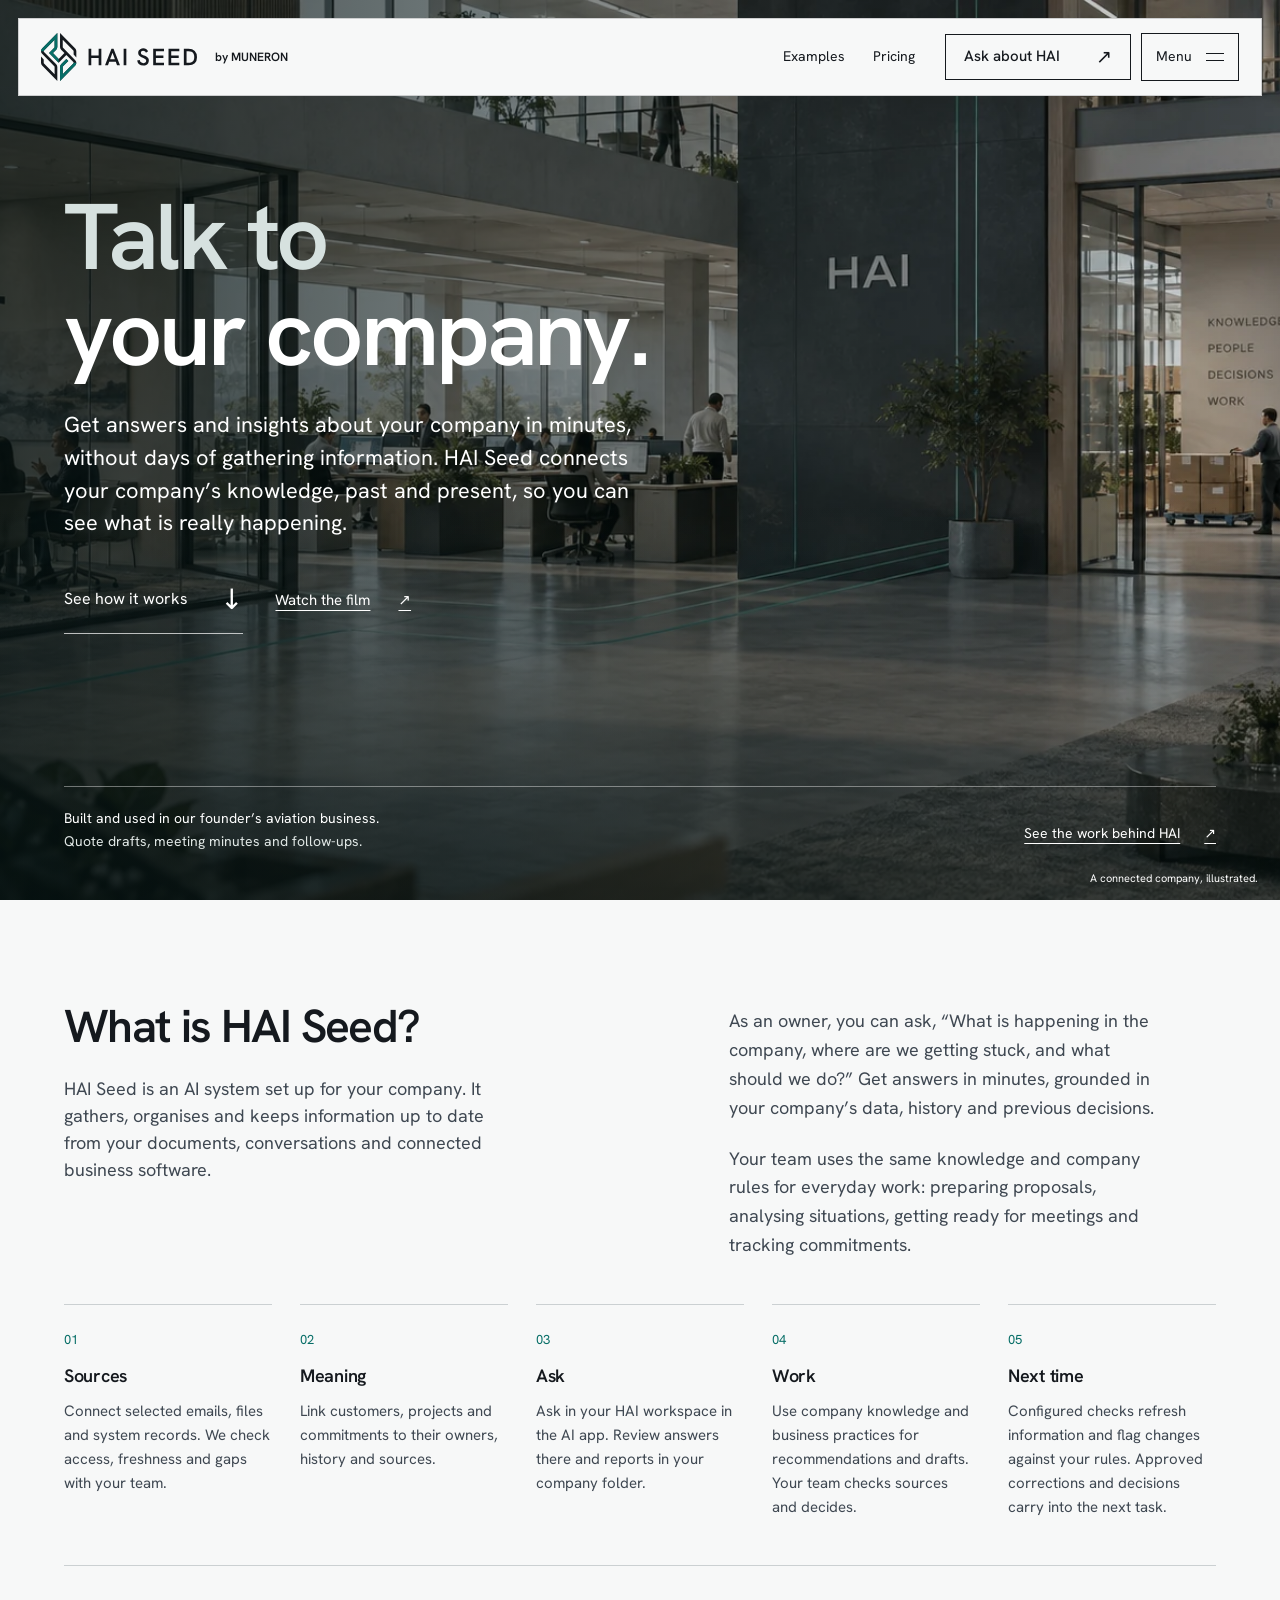
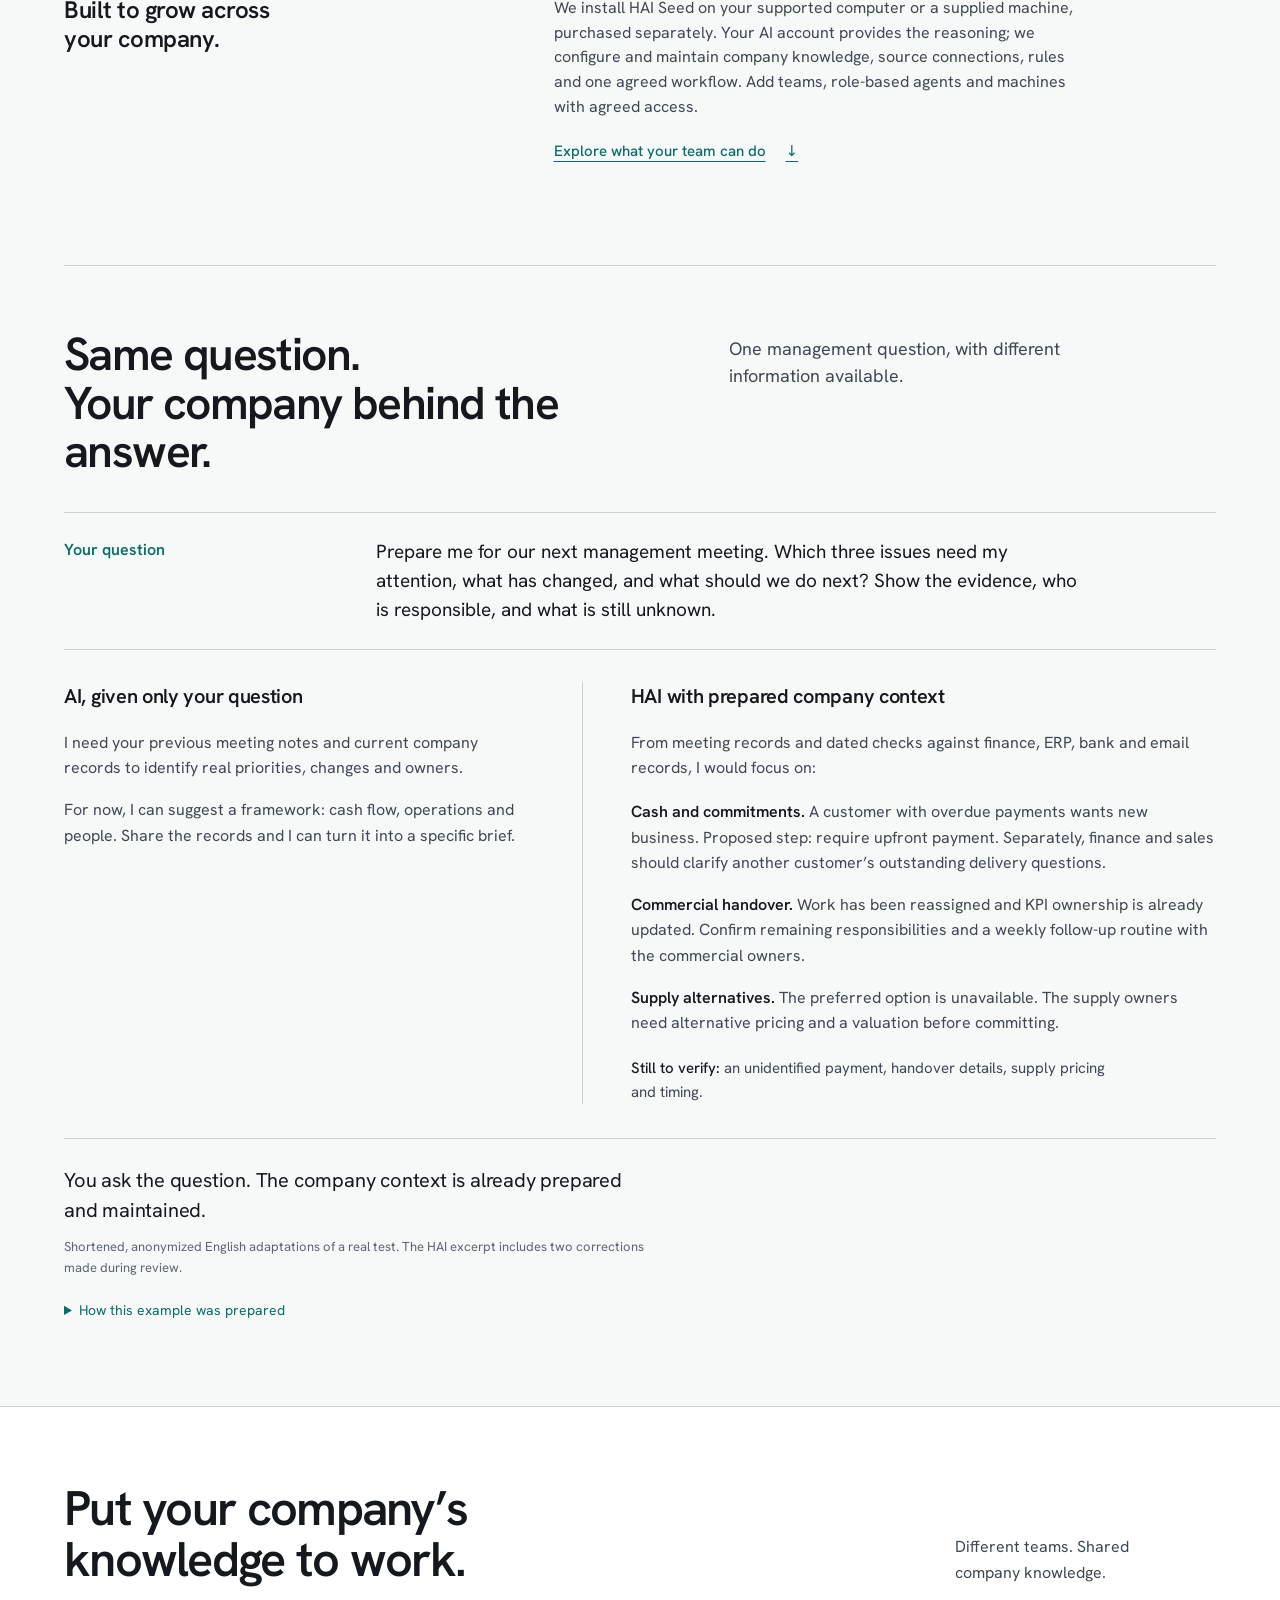
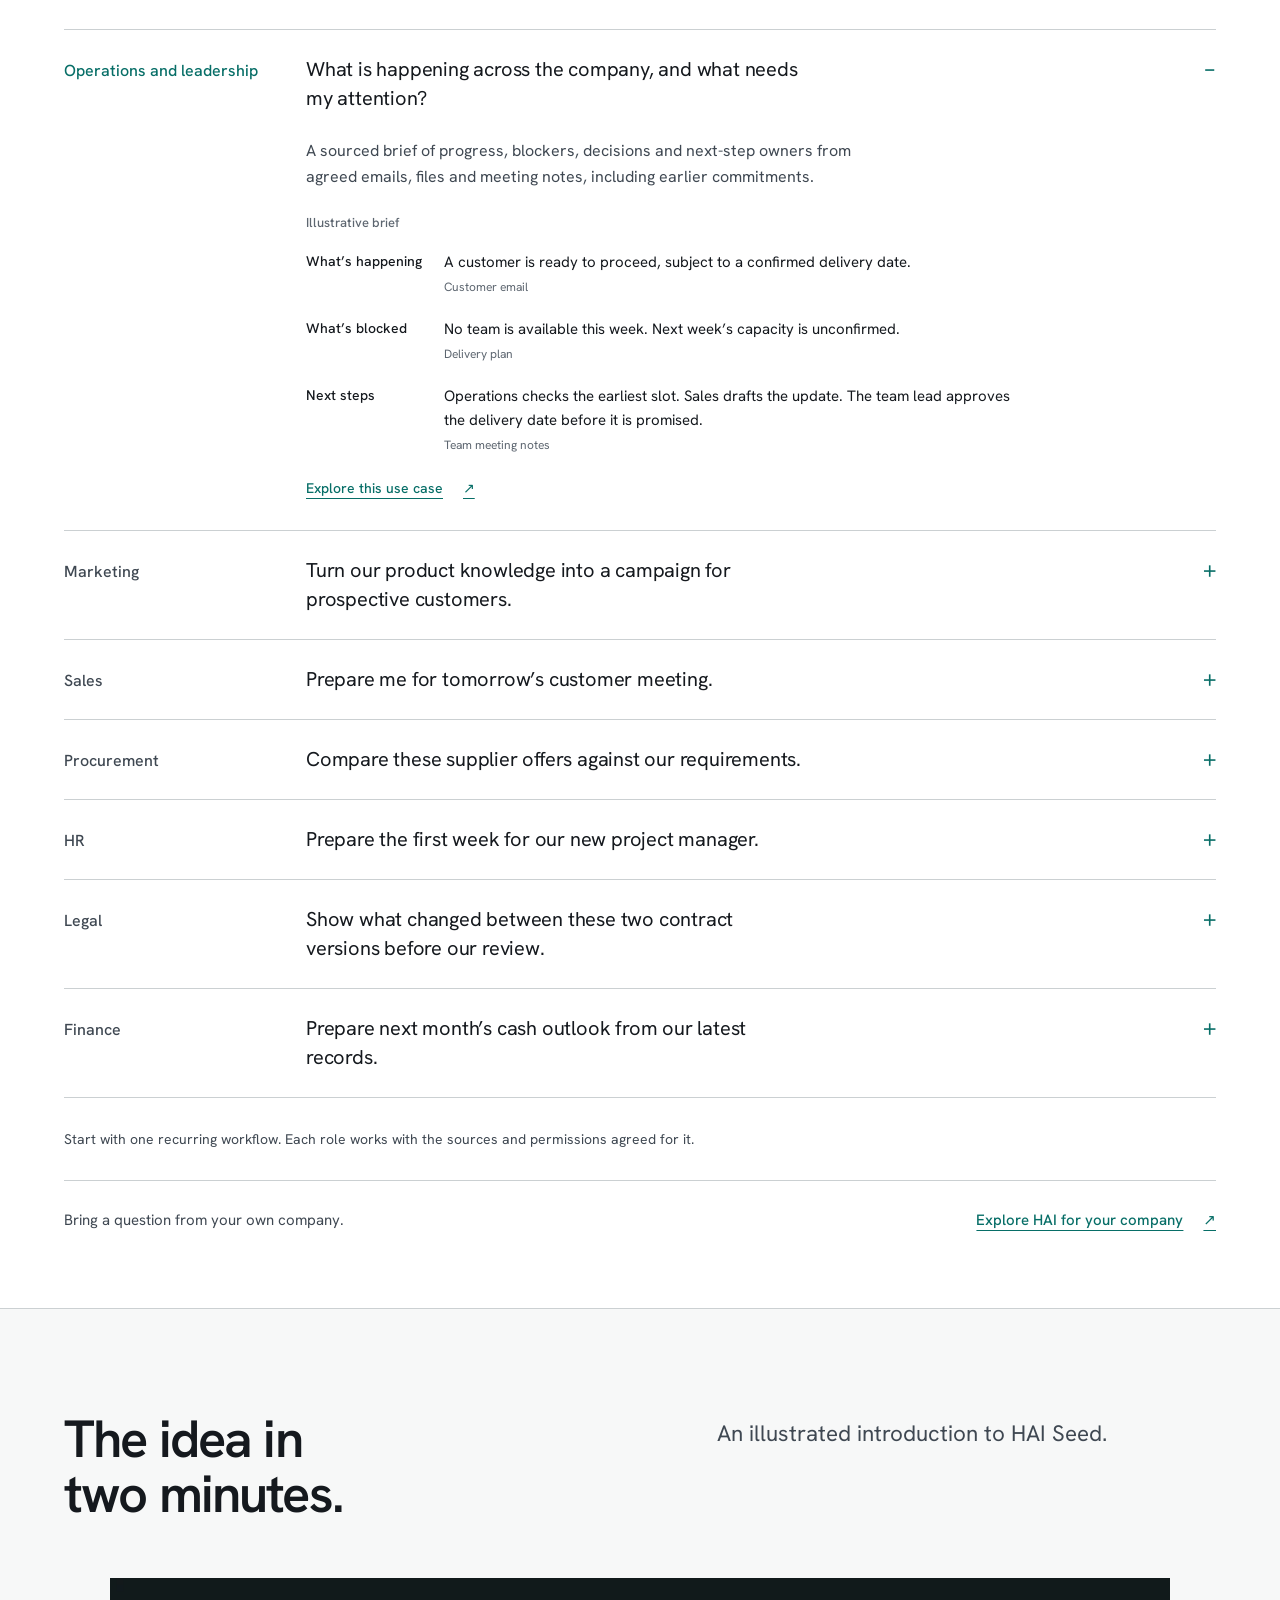
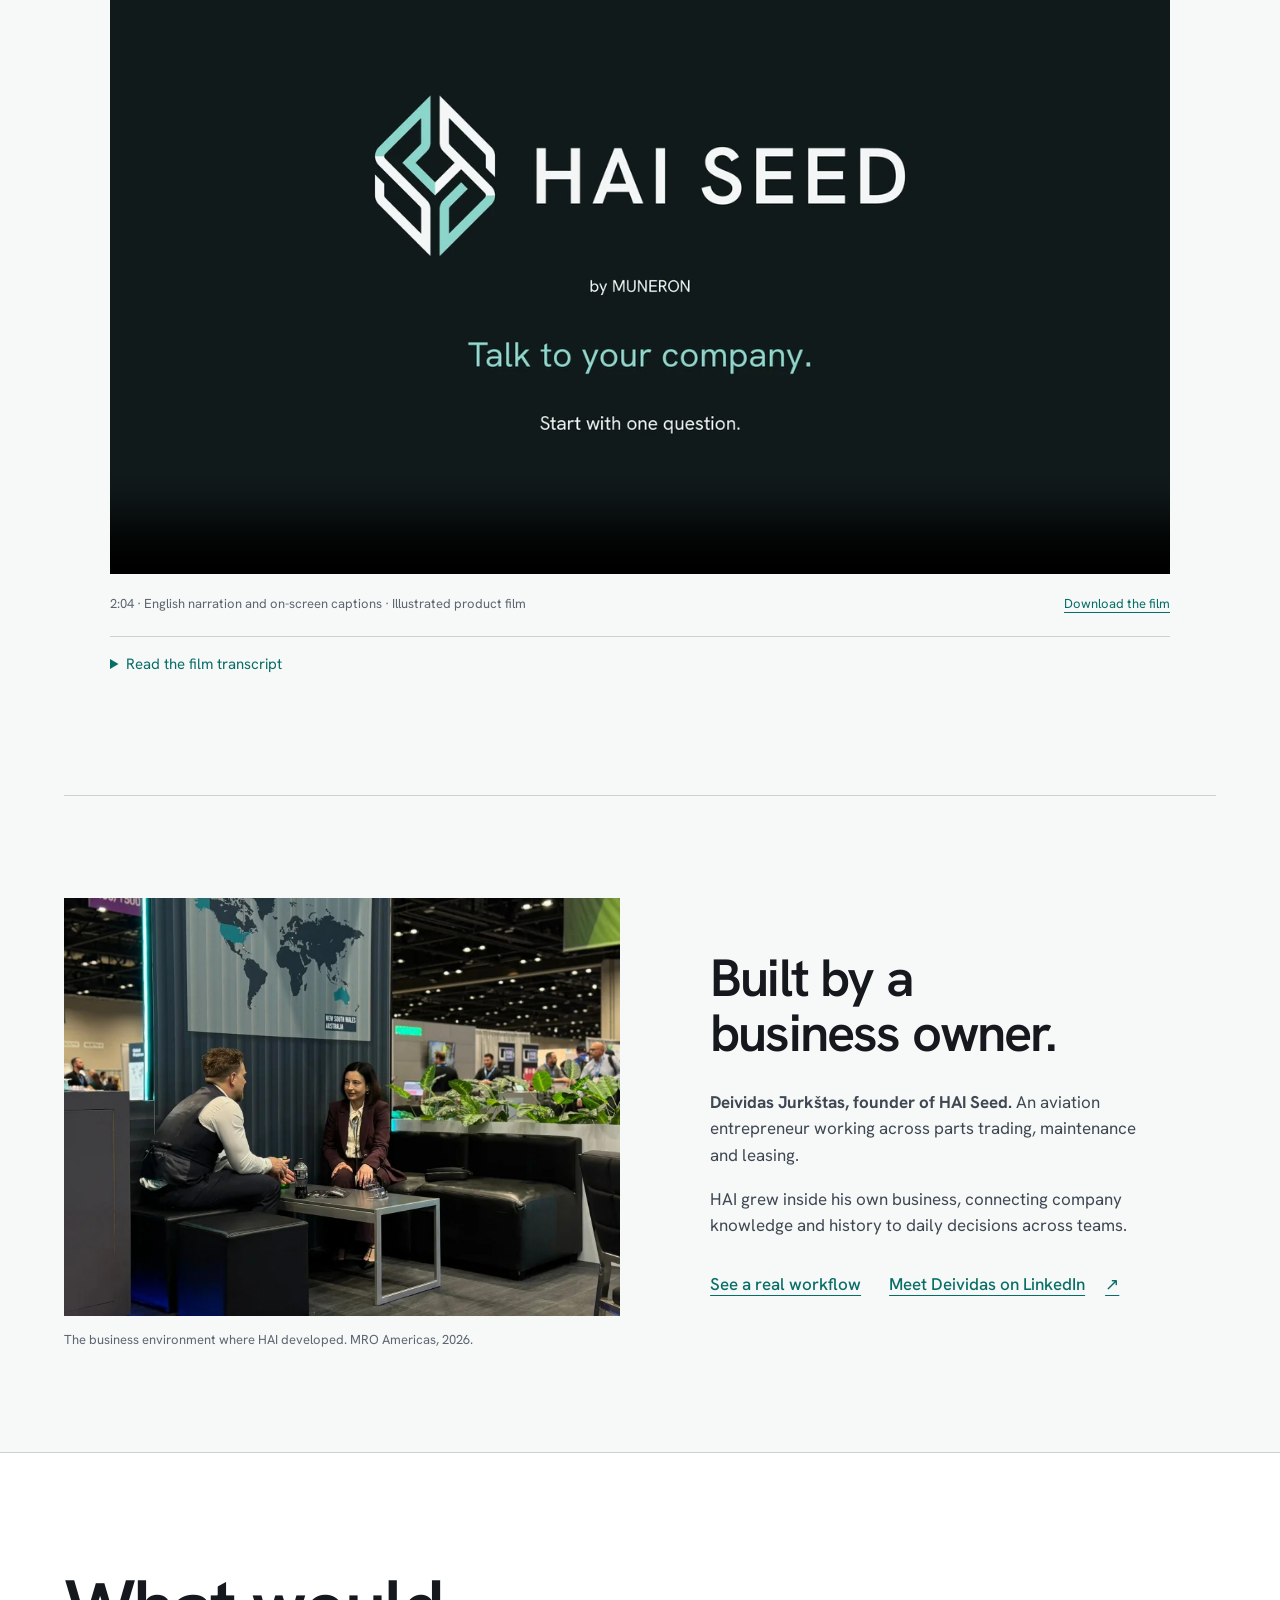
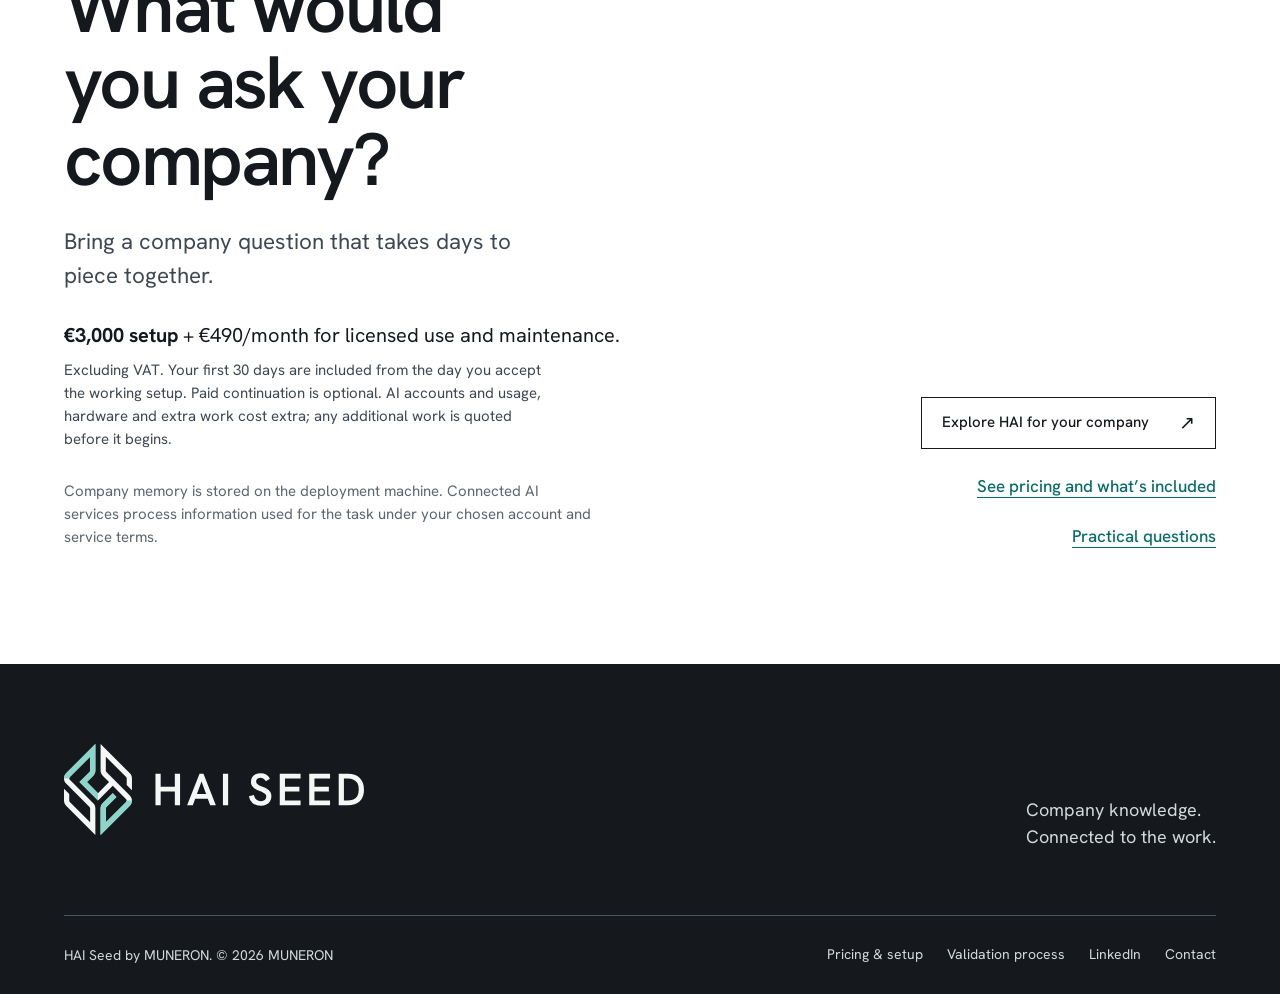
<file: index.html>
<!doctype html>
<html lang="en"><head>
<meta charset="utf-8"><meta name="viewport" content="width=device-width, initial-scale=1">
<title>Talk to your company - HAI Seed by MUNERON</title>
<meta name="description" content="HAI Seed connects AI to your company’s knowledge, rules and tools. Understand what is happening, put knowledge to work and grow across teams.">
<meta property="og:title" content="Talk to your company - HAI Seed by MUNERON"><meta property="og:description" content="HAI Seed connects AI to your company’s knowledge, rules and tools. Understand what is happening, put knowledge to work and grow across teams.">
<meta property="og:url" content="https://haiseed.ai/"><meta property="og:type" content="website"><meta property="og:image" content="https://muneron.com/assets/brand/og_1200x630.png?v=20261022">
<meta name="twitter:card" content="summary_large_image"><meta name="theme-color" content="#f7f8f8"><link rel="canonical" href="https://haiseed.ai/">
<link rel="preload" href="/assets/fonts/hanken-grotesk-wght.ttf" as="font" type="font/ttf" crossorigin>
<link rel="icon" href="/favicon.svg" type="image/svg+xml"><link rel="icon" href="/favicon.ico" sizes="any"><link rel="apple-touch-icon" href="/apple-touch-icon.png"><link rel="manifest" href="/site.webmanifest"><link rel="stylesheet" href="/assets/muneron.css?v=20261022-visual-repair">
<script src="/assets/ui.js?v=20261021-microagi" defer></script><link rel="stylesheet" href="/assets/upgrade.css?v=20261023-explanation"><script src="/assets/company-light.js?v=20261023-company" defer></script></head><body class="home">
<a class="skip-link" href="#main">Skip to content</a><header class="site-header"><nav class="nav" aria-label="Main navigation">
<a class="identity" href="/" aria-label="HAI Seed by MUNERON home"><img class="identity-logo" src="/assets/brand/hai-seed_horizontal_on-light.svg" width="574" height="174" alt="HAI Seed"><span class="identity-endorsement">by MUNERON</span></a>
<div class="nav-shortcuts"><a href="/#ask">Examples</a><a href="/start-here/#pricing">Pricing</a></div><div class="nav-actions"><a class="button header-cta" href="/start/">Ask about HAI <span aria-hidden="true">↗</span></a><button class="nav-toggle" type="button" aria-expanded="false" aria-controls="nav-menu" aria-label="Open menu"><span class="menu-label">Menu</span><span class="menu-lines" aria-hidden="true"></span></button></div>
<div class="nav-menu" id="nav-menu"><div class="nav-menu-links"><a href="/start-here/#teams">For your teams <span aria-hidden="true">↗</span></a><a href="/start-here/#parts">Teach HAI <span aria-hidden="true">↗</span></a><a href="/start-here/#pricing">Pricing &amp; setup <span aria-hidden="true">↗</span></a><a href="/aviation/">Inside HAI <span aria-hidden="true">↗</span></a><a href="/start/">Get in touch <span aria-hidden="true">↗</span></a></div><p>Company knowledge.<br>Connected to the work.</p></div>
</nav></header>
<main id="main"><section class="hero" aria-labelledby="hero-h">
<figure class="hero-photo"><img src="/assets/photos/hai-digital-company-1881.webp" srcset="/assets/photos/hai-digital-company-960.webp 960w, /assets/photos/hai-digital-company-1881.webp 1881w" sizes="(max-aspect-ratio: 9/4) 225vh, 100vw" width="1881" height="836" fetchpriority="high" decoding="async" alt="Illustration of leadership, operating teams and fulfilment connected through HAI."><svg class="hero-light" viewBox="0 0 1881 836" preserveAspectRatio="xMidYMid slice" aria-hidden="true" focusable="false"><defs><linearGradient id="floor-light"><stop stop-color="#b6f4e8" stop-opacity="0"/><stop offset=".5" stop-color="#b6f4e8"/><stop offset="1" stop-color="#b6f4e8" stop-opacity="0"/></linearGradient><linearGradient id="seam-light" x1="0" y1="1" x2="0" y2="0"><stop stop-color="#b6f4e8" stop-opacity="0"/><stop offset=".5" stop-color="#b6f4e8"/><stop offset="1" stop-color="#b6f4e8" stop-opacity="0"/></linearGradient></defs><g class="floor-light"><path d="M940 577 L1185 510" stroke="url(#floor-light)" stroke-width="5"/><path d="M940 577 L1185 510" stroke="url(#floor-light)" stroke-width="1.5"/></g><path class="seam-light" d="M1234 310 L1234 110" stroke="url(#seam-light)" stroke-width="2"/></svg></figure>
<div class="wrap hero-content"><div class="hero-message" id="intro"><h1 id="hero-h"><span>Talk to</span><br>your company.</h1><p class="hero-summary">Get answers and insights about your company in minutes, without days of gathering information. HAI Seed connects your company’s knowledge, past and present, so you can see what is really happening.</p><div class="hero-links"><a class="hero-explore" href="#how">See how it works <span aria-hidden="true">↓</span></a><a class="hero-film-link" href="#film">Watch the film <span aria-hidden="true">↗</span></a></div></div><div class="hero-proof"><p>Built and used in our founder’s aviation business.<br><span>Quote drafts, meeting minutes and follow-ups.</span></p><a href="/aviation/#functions">See the work behind HAI <span aria-hidden="true">↗</span></a></div></div><p class="hero-caption">A connected company, illustrated.</p></section><section class="wrap chapter company-section" id="teams" aria-labelledby="teams-h"><div class="chapter-head" id="how"><div class="company-definition"><h2 id="teams-h">What is HAI Seed?</h2><p class="lead">HAI Seed is an AI system set up for your company. It gathers, organises and keeps information up to date from your documents, conversations and connected business software.</p></div><div class="company-benefits"><p>As an owner, you can ask, “What is happening in the company, where are we getting stuck, and what should we do?” Get answers in minutes, grounded in your company’s data, history and previous decisions.</p><p>Your team uses the same knowledge and company rules for everyday work: preparing proposals, analysing situations, getting ready for meetings and tracking commitments.</p></div></div>
<ol class="company-flow" id="structure">
<li id="shared"><span class="flow-step" aria-hidden="true">01</span><h3>Sources</h3><p>Connect selected emails, files and system records. We check access, freshness and gaps with your team.</p></li>
<li id="teach"><span class="flow-step" aria-hidden="true">02</span><h3>Meaning</h3><p>Link customers, projects and commitments to their owners, history and sources.</p></li>
<li><span class="flow-step" aria-hidden="true">03</span><h3>Ask</h3><p>Ask in your HAI workspace in the AI app. Review answers there and reports in your company folder.</p></li>
<li id="agents"><span class="flow-step" aria-hidden="true">04</span><h3>Work</h3><p>Use company knowledge and business practices for recommendations and drafts. Your team checks sources and decides.</p></li>
<li><span class="flow-step" aria-hidden="true">05</span><h3>Next time</h3><p>Configured checks refresh information and flag changes against your rules. Approved corrections and decisions carry into the next task.</p></li>
</ol><div class="company-growth" id="email"><h3>Built to grow across your company.</h3><div><p>We install HAI Seed on your supported computer or a supplied machine, purchased separately. Your AI account provides the reasoning; we configure and maintain company knowledge, source connections, rules and one agreed workflow. Add teams, role-based agents and machines with agreed access.</p><a class="text-link" href="#ask">Explore what your team can do <span aria-hidden="true">↓</span></a></div></div></section><section class="wrap chapter context-comparison" id="comparison" aria-labelledby="comparison-h">
<div class="chapter-head"><h2 id="comparison-h">Same question.<br>Your company behind the answer.</h2><p class="lead">One management question, with different information available.</p></div>
<div class="comparison-question"><h3>Your question</h3><p>Prepare me for our next management meeting. Which three issues need my attention, what has changed, and what should we do next? Show the evidence, who is responsible, and what is still unknown.</p></div>
<div class="comparison-answers">
<article class="comparison-answer" aria-labelledby="comparison-without"><h3 id="comparison-without">AI, given only your question</h3><p>I need your previous meeting notes and current company records to identify real priorities, changes and owners.</p><p>For now, I can suggest a framework: cash flow, operations and people. Share the records and I can turn it into a specific brief.</p></article>
<article class="comparison-answer" aria-labelledby="comparison-with"><h3 id="comparison-with">HAI with prepared company context</h3><p>From meeting records and dated checks against finance, ERP, bank and email records, I would focus on:</p><ul class="comparison-priorities"><li><strong>Cash and commitments.</strong> A customer with overdue payments wants new business. Proposed step: require upfront payment. Separately, finance and sales should clarify another customer’s outstanding delivery questions.</li><li><strong>Commercial handover.</strong> Work has been reassigned and KPI ownership is already updated. Confirm remaining responsibilities and a weekly follow-up routine with the commercial owners.</li><li><strong>Supply alternatives.</strong> The preferred option is unavailable. The supply owners need alternative pricing and a valuation before committing.</li></ul><p class="comparison-unknowns"><strong>Still to verify:</strong> an unidentified payment, handover details, supply pricing and timing.</p></article>
</div>
<div class="comparison-takeaway"><p>You ask the question. The company context is already prepared and maintained.</p><span>Shortened, anonymized English adaptations of a real test. The HAI excerpt includes two corrections made during review.</span></div>
<details class="comparison-method"><summary>How this example was prepared</summary><div class="prose"><p>Originally run in Lithuanian for a historical snapshot; these are shortened English adaptations, not verbatim outputs. The first answer used no company files or tools. HAI used dated records and prepared checks, not live queries. A separate public-search run found background information and is omitted.</p><p>Review corrected two errors: a proposed ownership update already done and an overstated cause of a payment delay. The excerpt includes these corrections; source checks and human review remain necessary.</p><p>Settings, tools and instructions differed: this illustrates prepared context, not a controlled benchmark. Other AI can use the same records. Some responsibilities were unconfirmed. This shows our founder’s broader setup; your sources and workflows are agreed separately.</p></div></details>
</section>
<section class="business-demo" id="ask" aria-labelledby="ask-h"><div class="wrap"><div class="demo-heading"><h2 id="ask-h">Put your company’s knowledge to work.</h2><p>Different teams. Shared company knowledge.</p></div><div class="work-examples"><details class="work-example" open><summary><h3>Operations and leadership</h3><span class="work-question">What is happening across the company, and what needs my attention?</span><span class="work-toggle" aria-hidden="true"></span></summary><div class="work-output"><p>A sourced brief of progress, blockers, decisions and next-step owners from agreed emails, files and meeting notes, including earlier commitments.</p><div class="owner-brief"><h4>Illustrative brief</h4><dl><div><dt>What’s happening</dt><dd><p>A customer is ready to proceed, subject to a confirmed delivery date.</p><span class="brief-source">Customer email</span></dd></div><div><dt>What’s blocked</dt><dd><p>No team is available this week. Next week’s capacity is unconfirmed.</p><span class="brief-source">Delivery plan</span></dd></div><div><dt>Next steps</dt><dd><p>Operations checks the earliest slot. Sales drafts the update. The team lead approves the delivery date before it is promised.</p><span class="brief-source">Team meeting notes</span></dd></div></dl></div><a class="text-link work-guide" href="/start-here/#team-leadership">Explore this use case <span aria-hidden="true">↗</span></a></div></details><details class="work-example"><summary><h3>Marketing</h3><span class="work-question">Turn our product knowledge into a campaign for prospective customers.</span><span class="work-toggle" aria-hidden="true"></span></summary><div class="work-output"><p>Campaign briefs and LinkedIn drafts using approved product facts, customer questions and your brand voice.</p><a class="text-link work-guide" href="/start-here/#team-marketing">Explore this use case <span aria-hidden="true">↗</span></a></div></details><details class="work-example"><summary><h3>Sales</h3><span class="work-question">Prepare me for tomorrow’s customer meeting.</span><span class="work-toggle" aria-hidden="true"></span></summary><div class="work-output"><p>A customer brief covering history, commitments and open questions, plus a follow-up email draft to adjust after the meeting.</p><a class="text-link work-guide" href="/start-here/#team-sales">Explore this use case <span aria-hidden="true">↗</span></a></div></details><details class="work-example"><summary><h3>Procurement</h3><span class="work-question">Compare these supplier offers against our requirements.</span><span class="work-toggle" aria-hidden="true"></span></summary><div class="work-output"><p>A comparison of price, lead time, specifications, terms and exclusions, with requirement gaps and supplier questions.</p><a class="text-link work-guide" href="/start-here/#team-procurement">Explore this use case <span aria-hidden="true">↗</span></a></div></details><details class="work-example"><summary><h3>HR</h3><span class="work-question">Prepare the first week for our new project manager.</span><span class="work-toggle" aria-hidden="true"></span></summary><div class="work-output"><p>A first-week plan from approved policies: role checklist, key people, reading and manager check-ins.</p><a class="text-link work-guide" href="/start-here/#team-hr">Explore this use case <span aria-hidden="true">↗</span></a></div></details><details class="work-example"><summary><h3>Legal</h3><span class="work-question">Show what changed between these two contract versions before our review.</span><span class="work-toggle" aria-hidden="true"></span></summary><div class="work-output"><p>Changed obligations, notice periods, liability and payment terms, linked to clauses, with questions for legal review.</p><a class="text-link work-guide" href="/start-here/#team-legal">Explore this use case <span aria-hidden="true">↗</span></a></div></details><details class="work-example"><summary><h3>Finance</h3><span class="work-question">Prepare next month’s cash outlook from our latest records.</span><span class="work-toggle" aria-hidden="true"></span></summary><div class="work-output"><p>Expected receipts and payments against the latest recorded balances. Assumptions and missing records are flagged separately for finance.</p><a class="text-link work-guide" href="/start-here/#team-finance">Explore this use case <span aria-hidden="true">↗</span></a></div></details></div><div class="example-context"><p>Start with one recurring workflow. Each role works with the sources and permissions agreed for it.</p></div><div class="demo-next-link"><p>Bring a question from your own company.</p><a class="text-link" href="/start/">Explore HAI for your company <span aria-hidden="true">↗</span></a></div></div></section><section class="wrap chapter film-section" id="film" aria-labelledby="film-h"><div class="chapter-head"><h2 id="film-h">The idea in<br>two minutes.</h2><p class="lead">An illustrated introduction to HAI Seed.</p></div><video class="film-player" controls playsinline preload="none" poster="/assets/film/hai-seed-film-poster.webp" width="1280" height="720" aria-label="HAI Seed: Talk to your company, illustrated film, 2 minutes 4 seconds"><source src="/assets/film/hai-seed-company-perspective.mp4" type="video/mp4">Your browser does not support embedded video. <a href="/assets/film/hai-seed-company-perspective.mp4">Watch or download the film</a>.</video><div class="film-notes"><p>2:04 · English narration and on-screen captions · Illustrated product film</p><a href="/assets/film/hai-seed-company-perspective.mp4" download>Download the film</a></div><details class="film-transcript"><summary>Read the film transcript</summary><div class="prose"><p>HAI Seed: Talk to your company
English film · 2 minutes 4 seconds</p><p>00:00-00:08.5
What needs my attention today? The answer is spread across your company, in emails, records and conversations.</p><p>00:08.5-00:20.5
HAI Seed is software that connects AI to your company’s information, rules and tools, so your team can get work done without explaining the business from scratch every time.</p><p>00:20.5-00:27.5
Existing AI models provide the reasoning. HAI brings your business into the task.</p><p>00:27.5-00:36.5
HAI connects selected sources into a working memory for your company, linking records, decisions and follow-ups across tasks.</p><p>00:36.5-00:49
For example, an invoice is overdue. The same customer has reported an unresolved delivery issue. HAI connects both, so your team can check the report before chasing payment.</p><p>00:49-00:59.5
Now ask bigger questions. Where are sales getting stuck? What is tying up cash? What should we know before meeting this customer?</p><p>00:59.5-01:12.5
The same company context can support analysis, proposals, marketing, procurement and onboarding guidance. You get prepared work and a clearer basis for decisions.</p><p>01:12.5-01:24
With recurring checks configured, HAI can surface changes, prepare priorities and carry agreed follow-ups forward. Your team decides what action to take.</p><p>01:24-01:35
Teach it as you work. Share a reliable source. Correct an assumption. Confirm what it should remember. The next task starts from that knowledge.</p><p>01:35-01:47.5
Start with one useful job on a supported company computer, or a dedicated setup by arrangement. Connect sources, set access, then expand by role.</p><p>01:47.5-01:58.5
Company memory is stored on your machine. Connected AI services process information used for the task. You choose the sources and access you grant.</p><p>01:58.5-02:04
HAI Seed. Talk to your company.</p><p>End card only: HAI Seed by MUNERON. Talk to your company. Start with one question.</p></div></details></section><section class="wrap chapter" id="origin" aria-labelledby="origin-h"><div class="origin"><figure class="origin-photo"><img src="/assets/photos/company-conversation-1600.webp" srcset="/assets/photos/company-conversation-800.webp 800w, /assets/photos/company-conversation-1600.webp 1600w" sizes="(max-width: 900px) 100vw, 60vw" width="1600" height="1200" loading="lazy" decoding="async" alt="Business conversation at an aviation industry exhibition."><figcaption>The business environment where HAI developed. MRO Americas, 2026.</figcaption></figure><div class="origin-copy"><h2 id="origin-h">Built by a business owner.</h2><p><strong>Deividas Jurkštas, founder of HAI Seed.</strong> An aviation entrepreneur working across parts trading, maintenance and leasing.</p><p>HAI grew inside his own business, connecting company knowledge and history to daily decisions across teams.</p><div class="actions"><a class="text-link" href="/aviation/#meeting-case">See a real workflow</a><a class="text-link" href="https://www.linkedin.com/in/deividas-jurkstas-1b97395b/" target="_blank" rel="noopener noreferrer">Meet Deividas on LinkedIn <span aria-hidden="true">↗</span></a></div></div></div></section><section class="closing" id="offer" aria-labelledby="offer-h"><div class="wrap inner">
<div><h2 id="offer-h">What would you ask your company?</h2><p class="lead">Bring a company question that takes days to piece together.</p><p class="price-summary"><strong>€3,000 setup</strong> + €490/month for licensed use and maintenance.</p><p class="price-caption">Excluding VAT. Your first 30 days are included from the day you accept the working setup. Paid continuation is optional. AI accounts and usage, hardware and extra work cost extra; any additional work is quoted before it begins.</p><p class="note">Company memory is stored on the deployment machine. Connected AI services process information used for the task under your chosen account and service terms.</p></div>
<div class="closing-links"><div class="actions"><a class="button" href="/start/">Explore HAI for your company <span aria-hidden="true">↗</span></a></div><a class="text-link" href="/start-here/#pricing">See pricing and what’s included</a><a class="text-link" id="faq" href="/start-here/#faq">Practical questions</a></div>
</div></section></main><footer class="site-footer"><div class="wrap footer-top"><a class="footer-brand" href="/" aria-label="HAI Seed home"><img src="/assets/brand/hai-seed_horizontal_on-dark.svg" width="574" height="174" alt="HAI Seed"></a><p>Company knowledge.<br>Connected to the work.</p></div><div class="wrap footer-bottom"><p class="small">HAI Seed by MUNERON. © 2026 MUNERON</p><div class="links"><a href="/start-here/#pricing">Pricing &amp; setup</a><a href="/aviation/#audit">Validation process</a><a href="https://www.linkedin.com/company/haiseed/" target="_blank" rel="noopener noreferrer">LinkedIn</a><a href="/start/">Contact</a></div></div></footer>
</body></html>
</file>
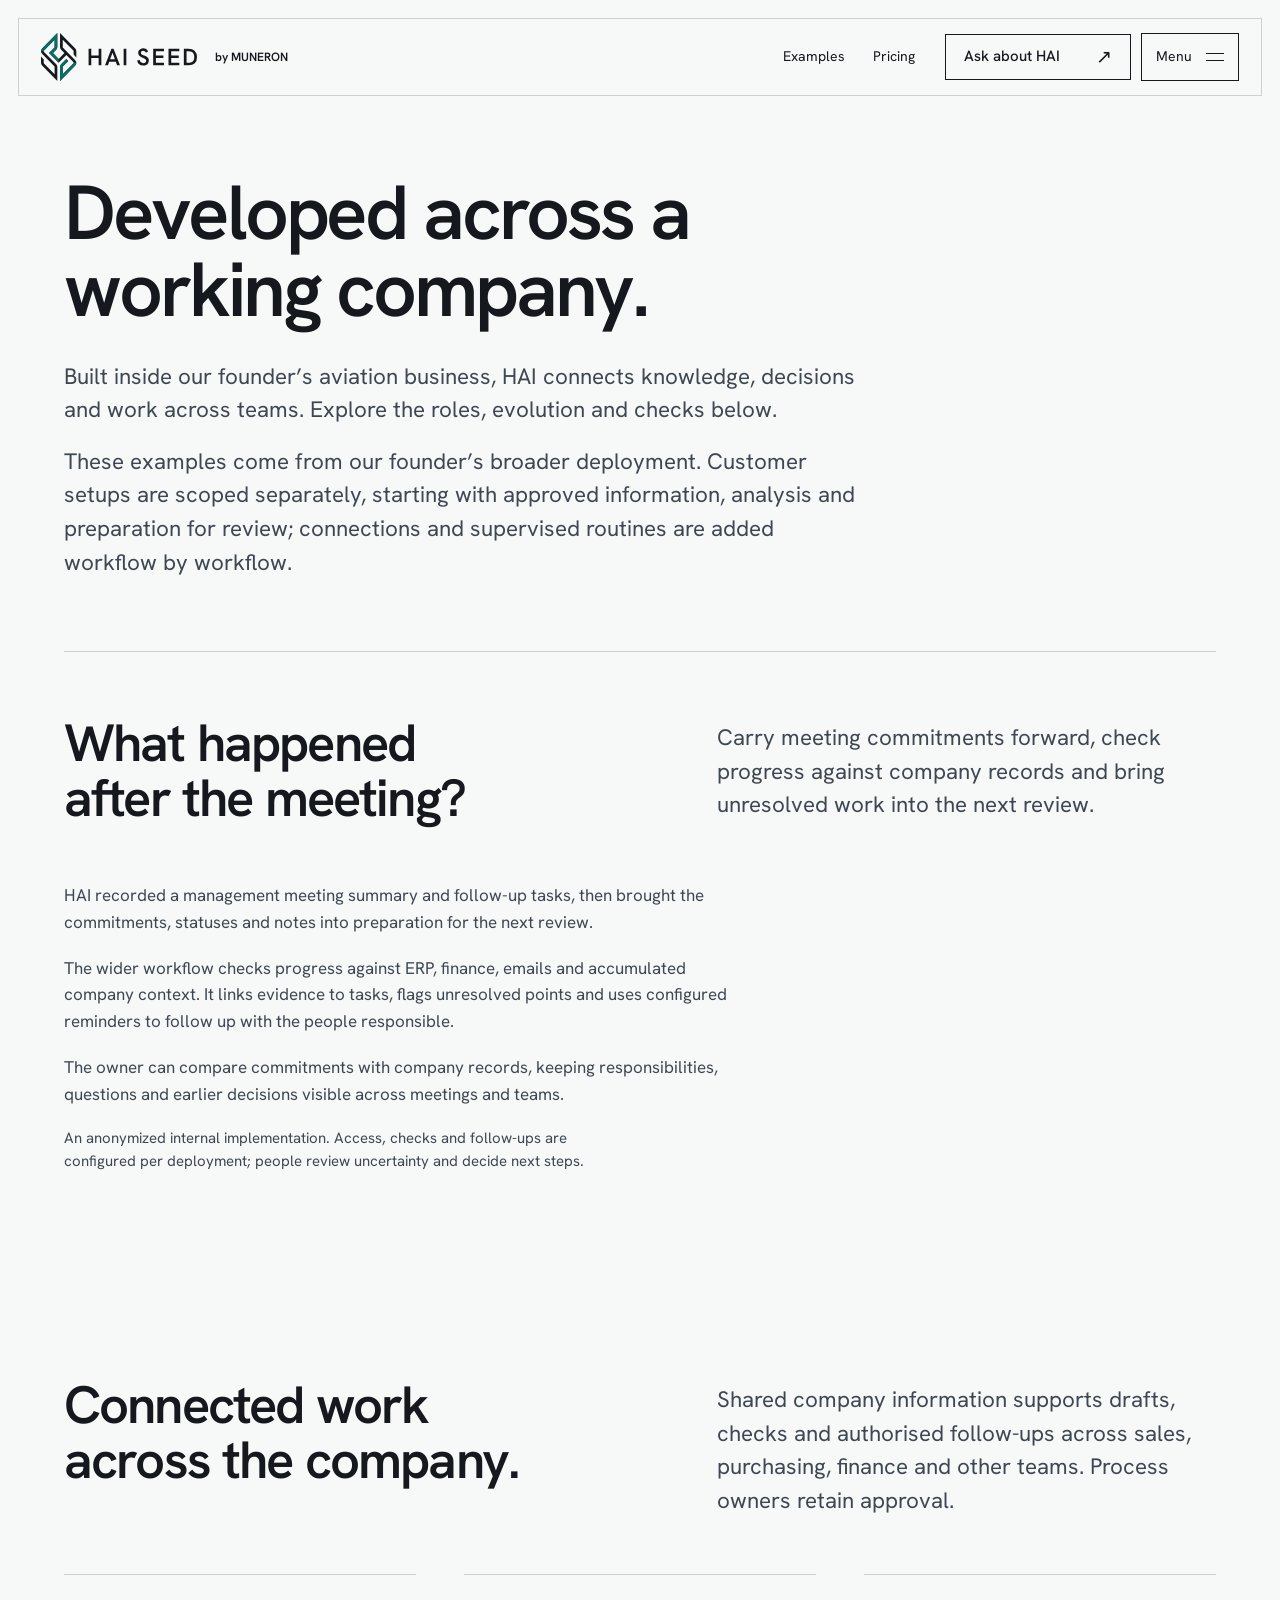
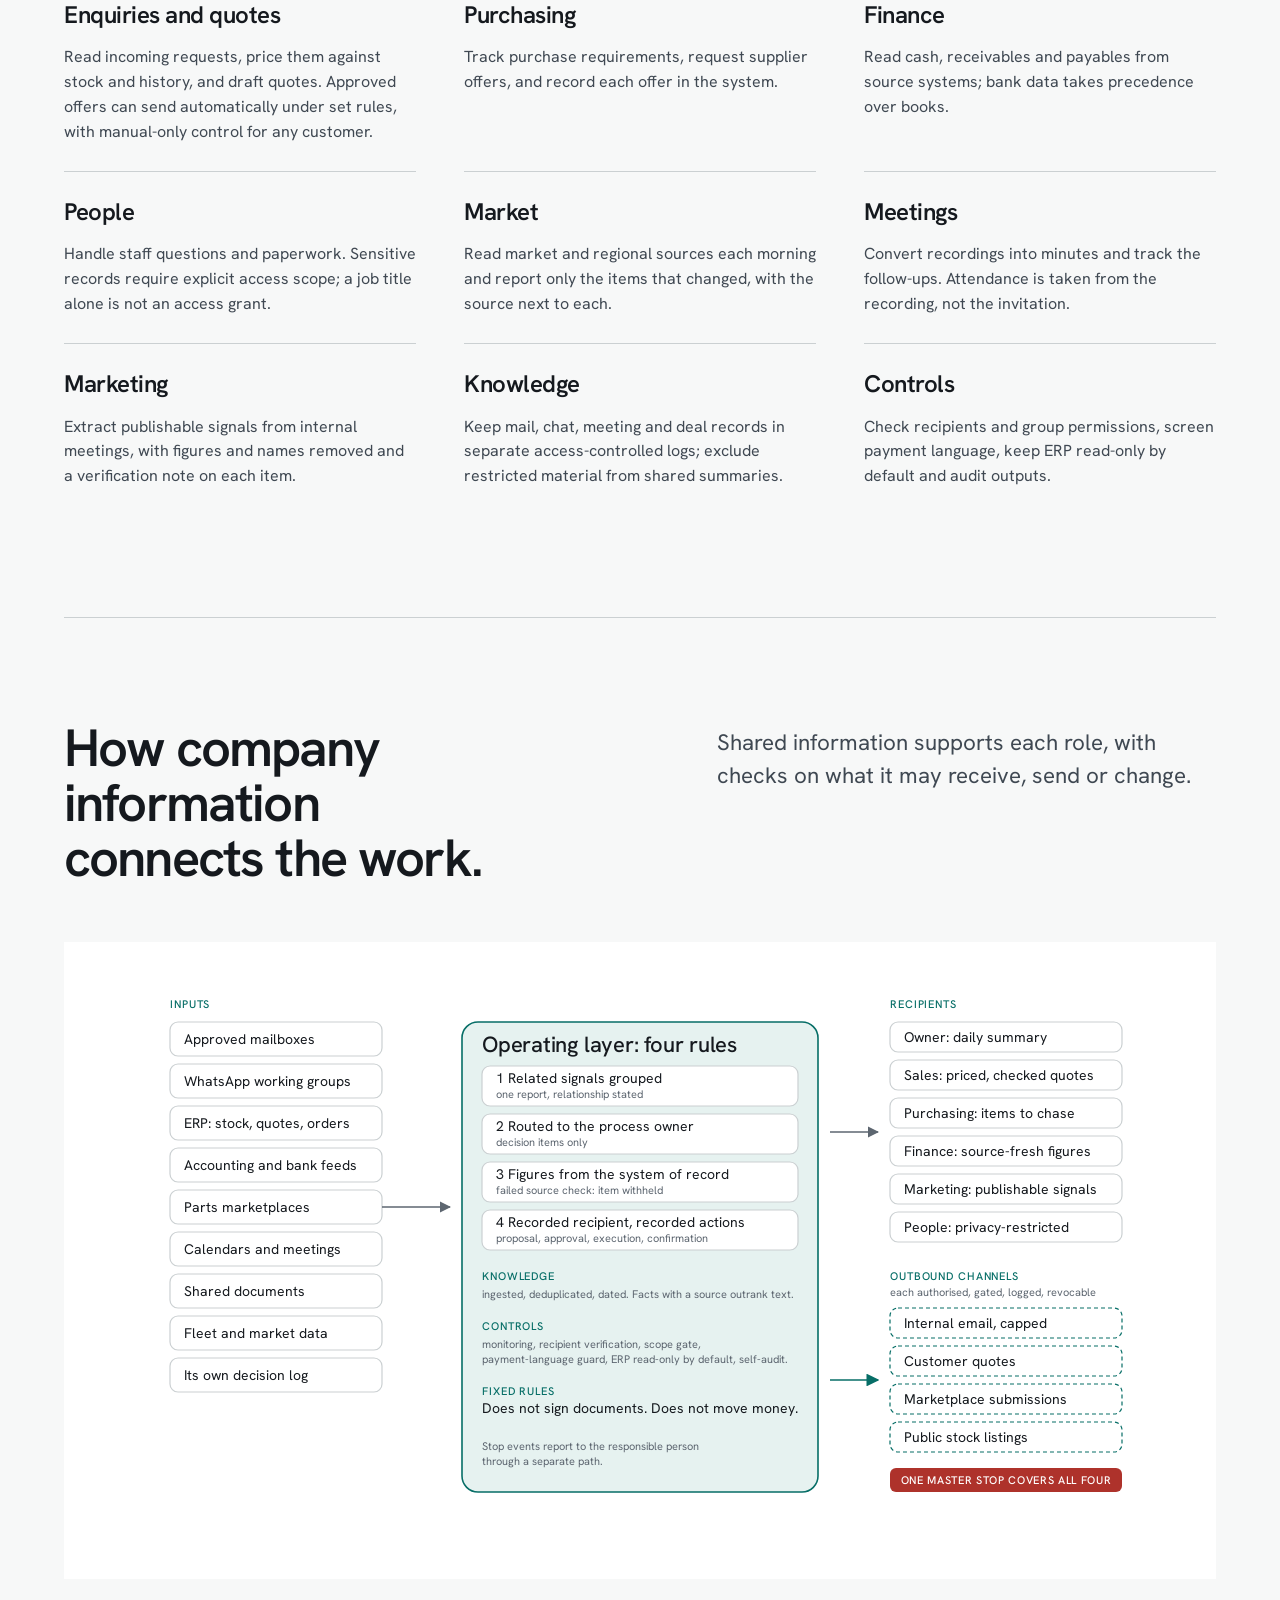
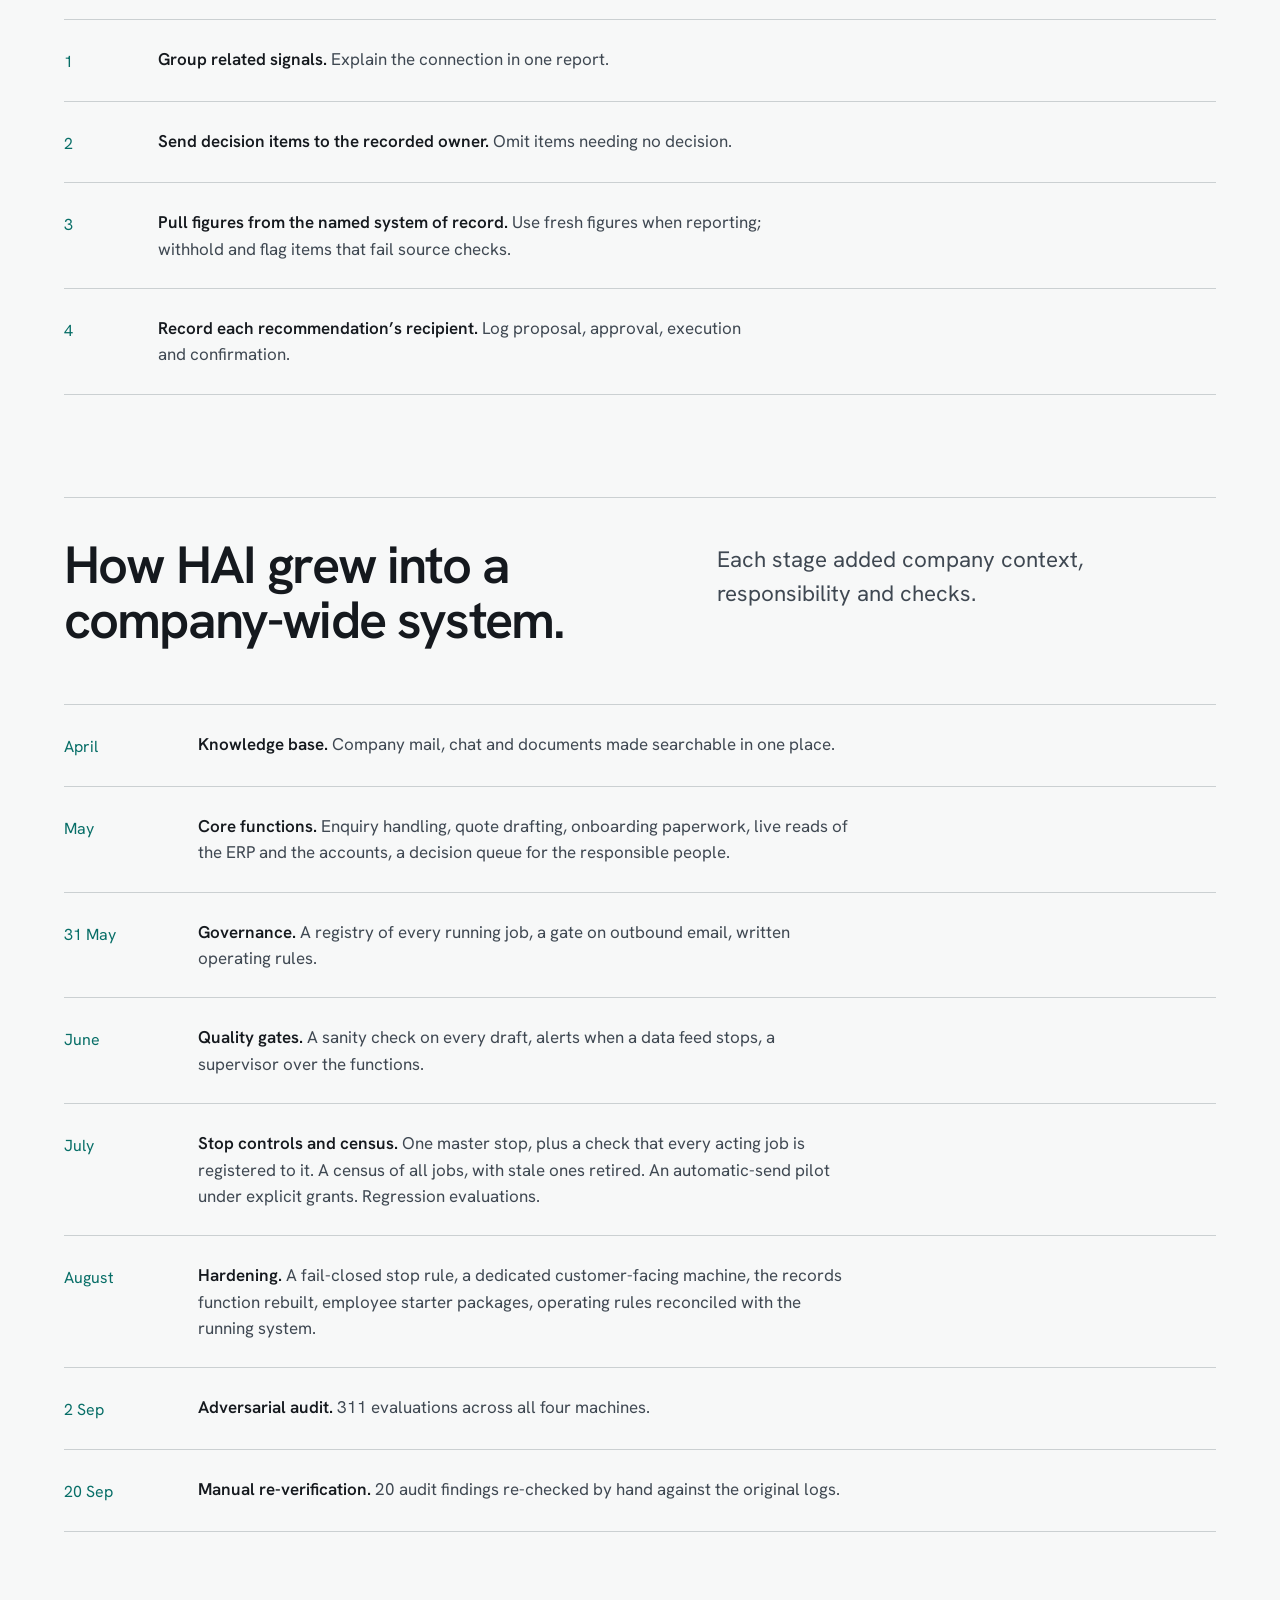
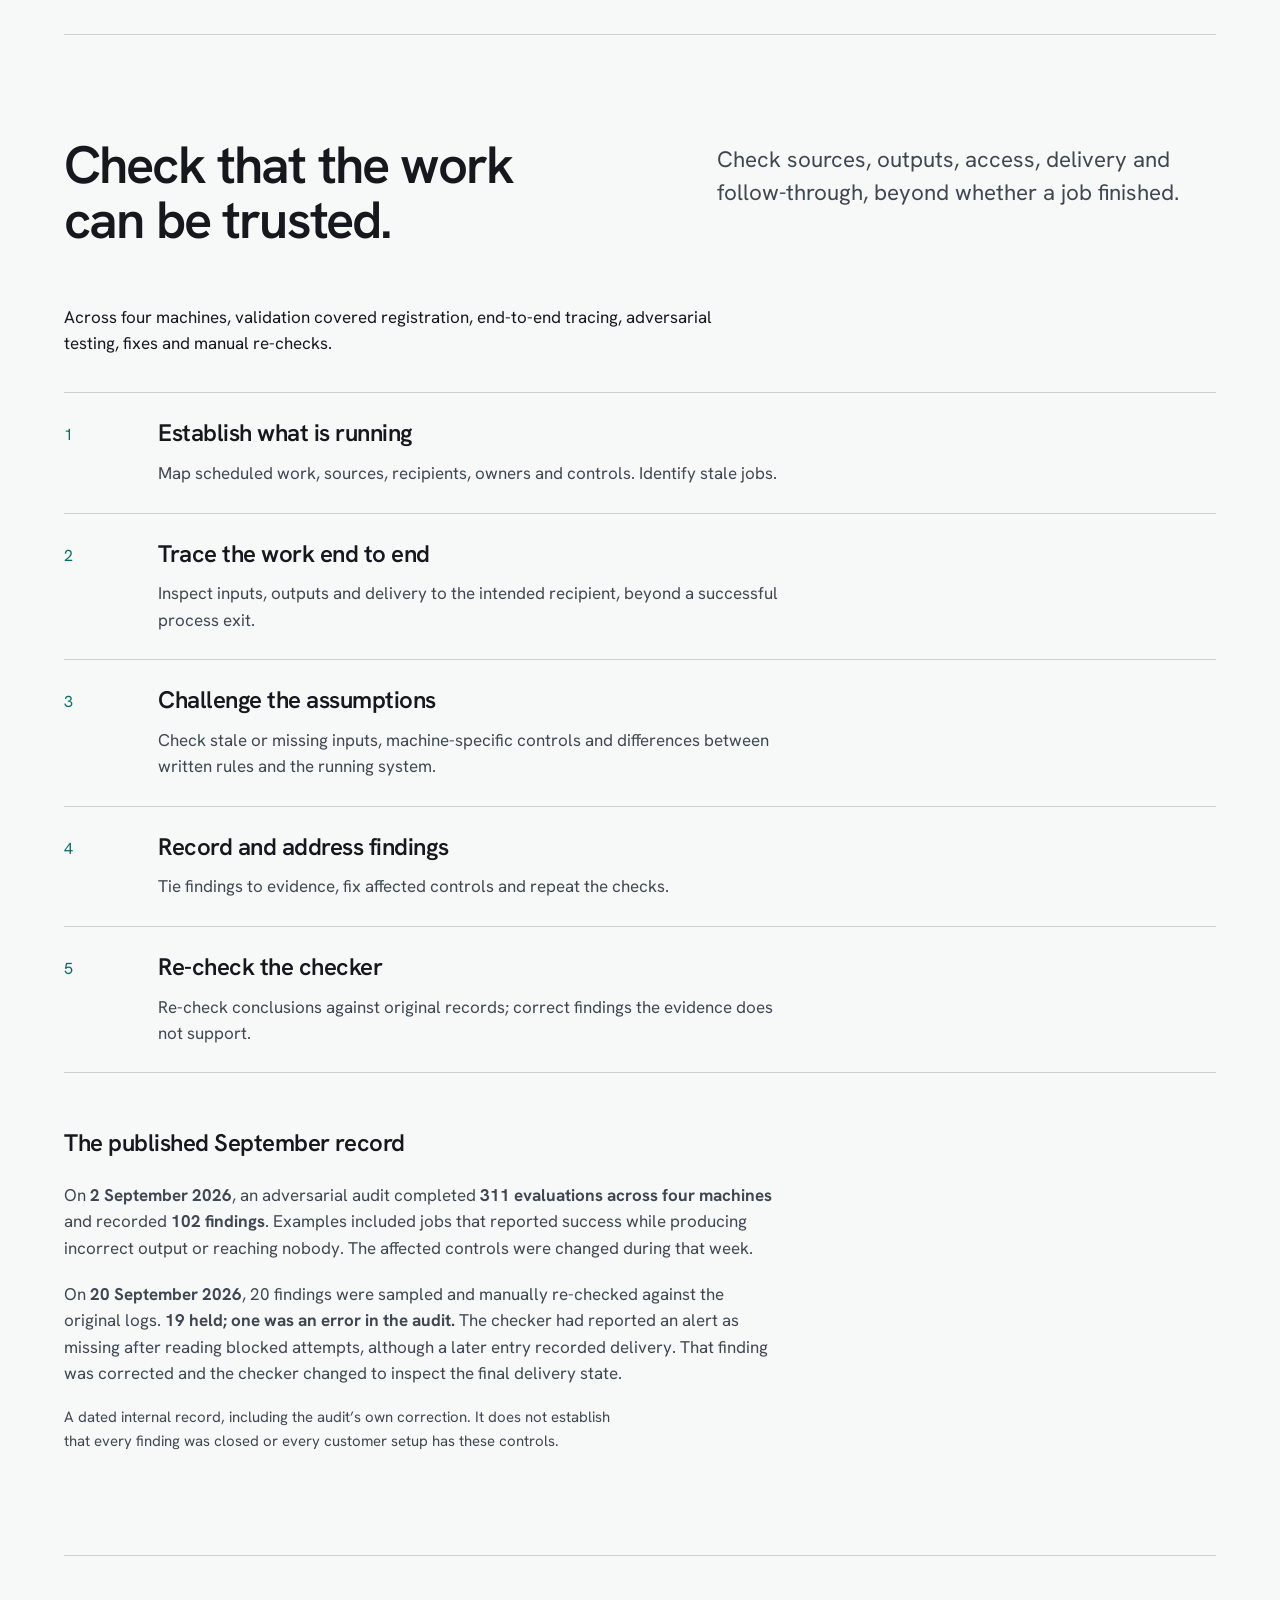
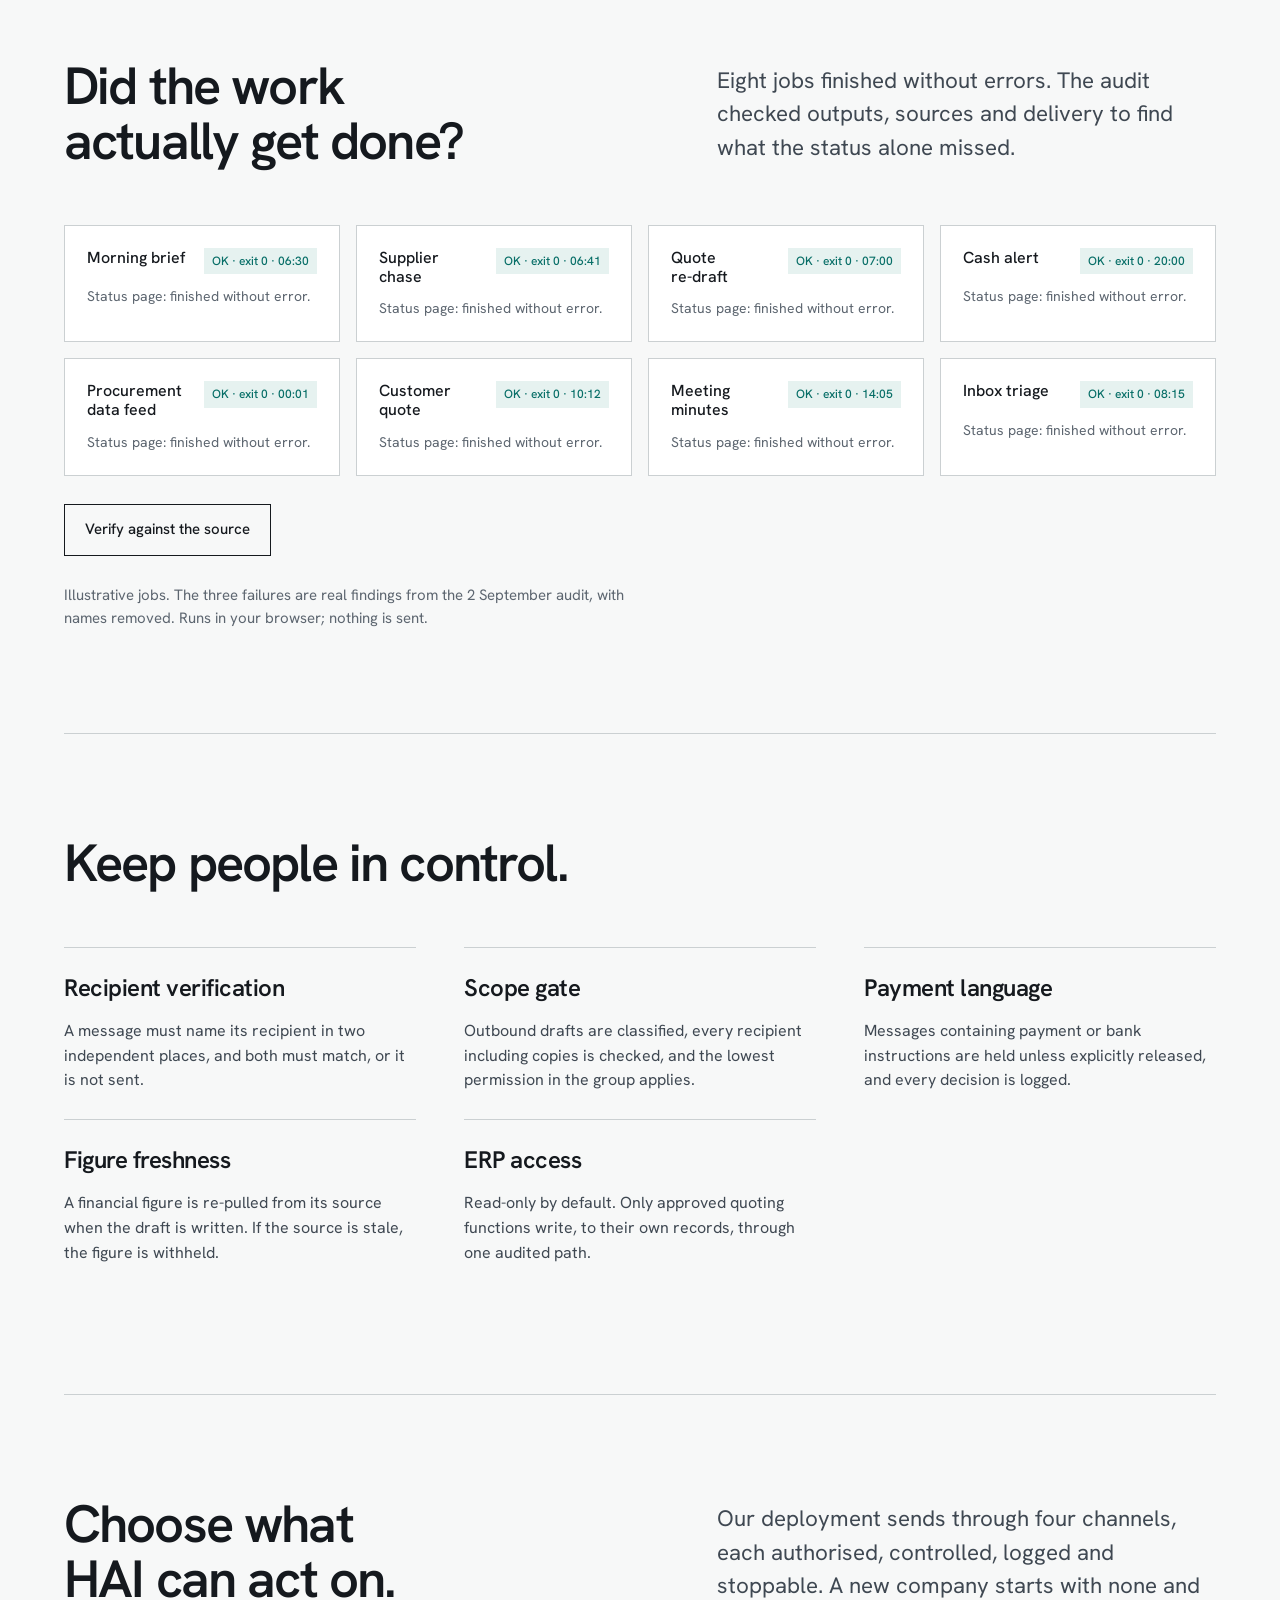
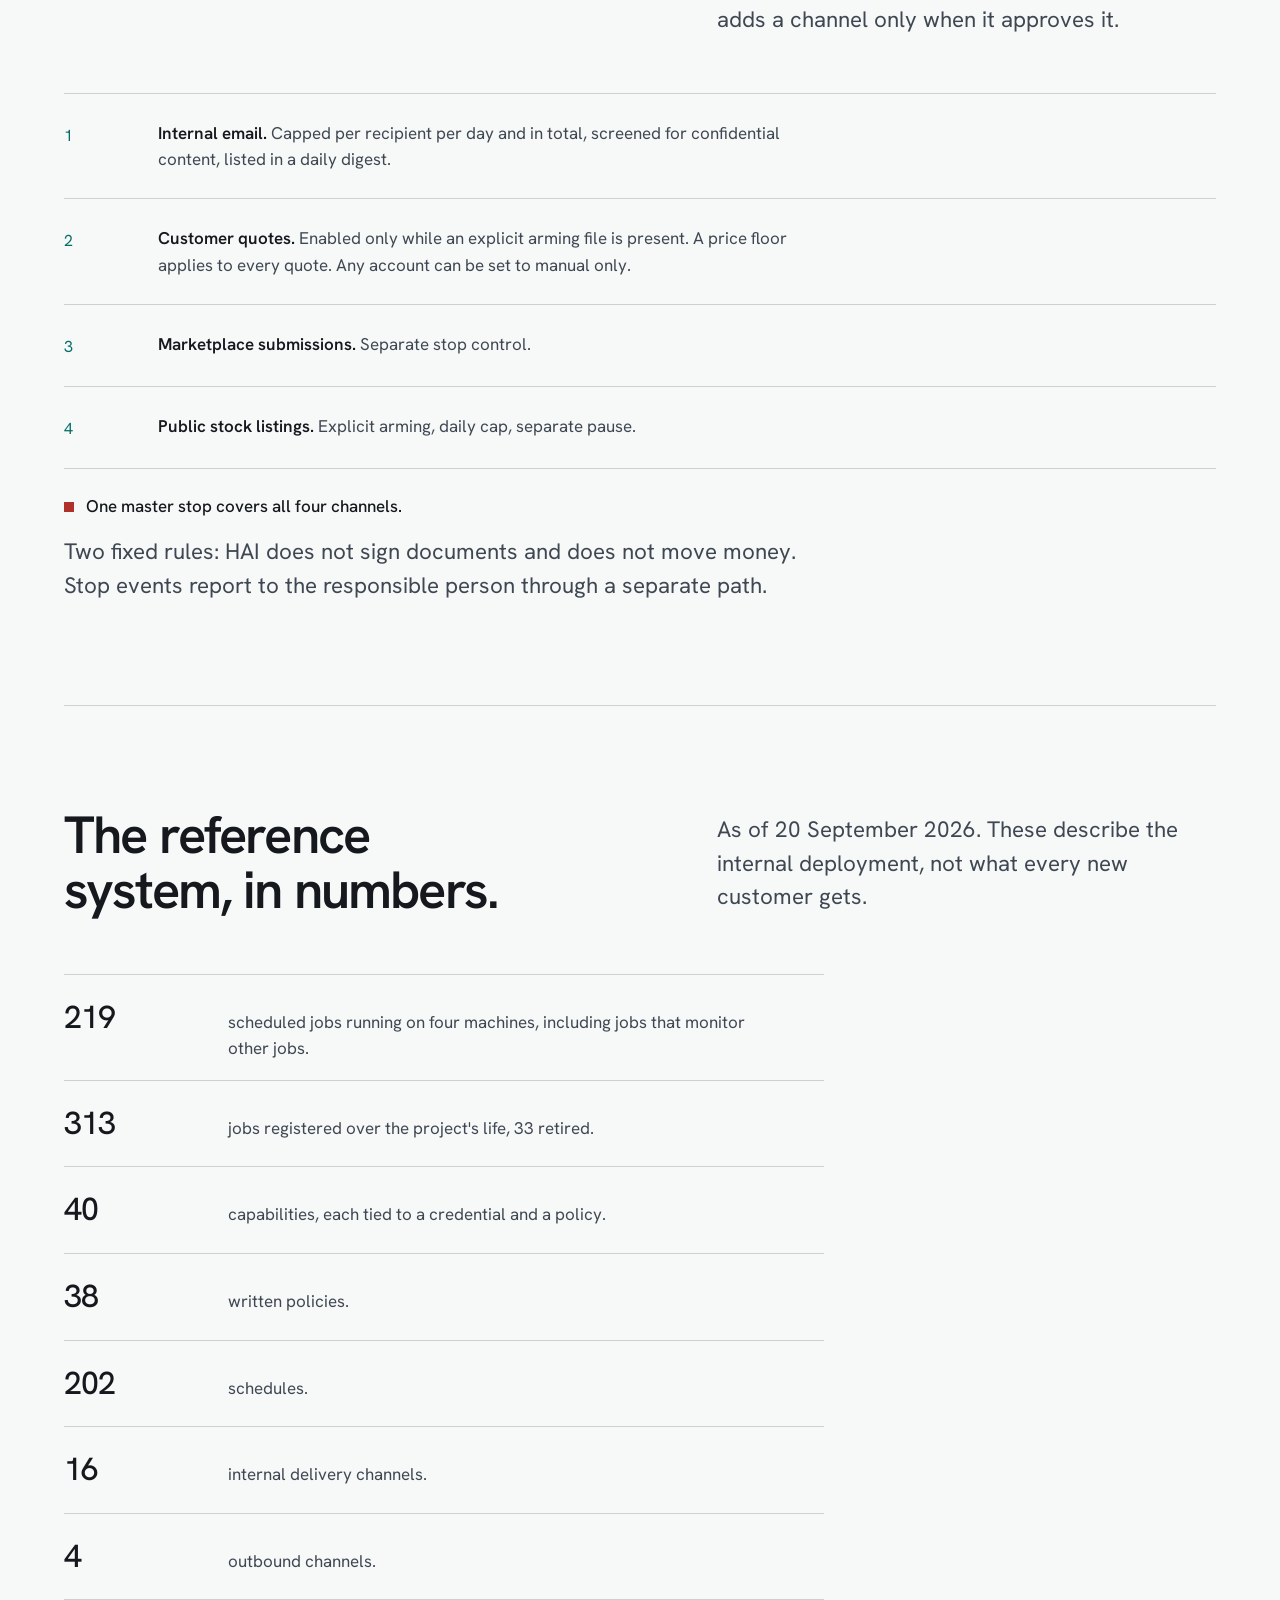
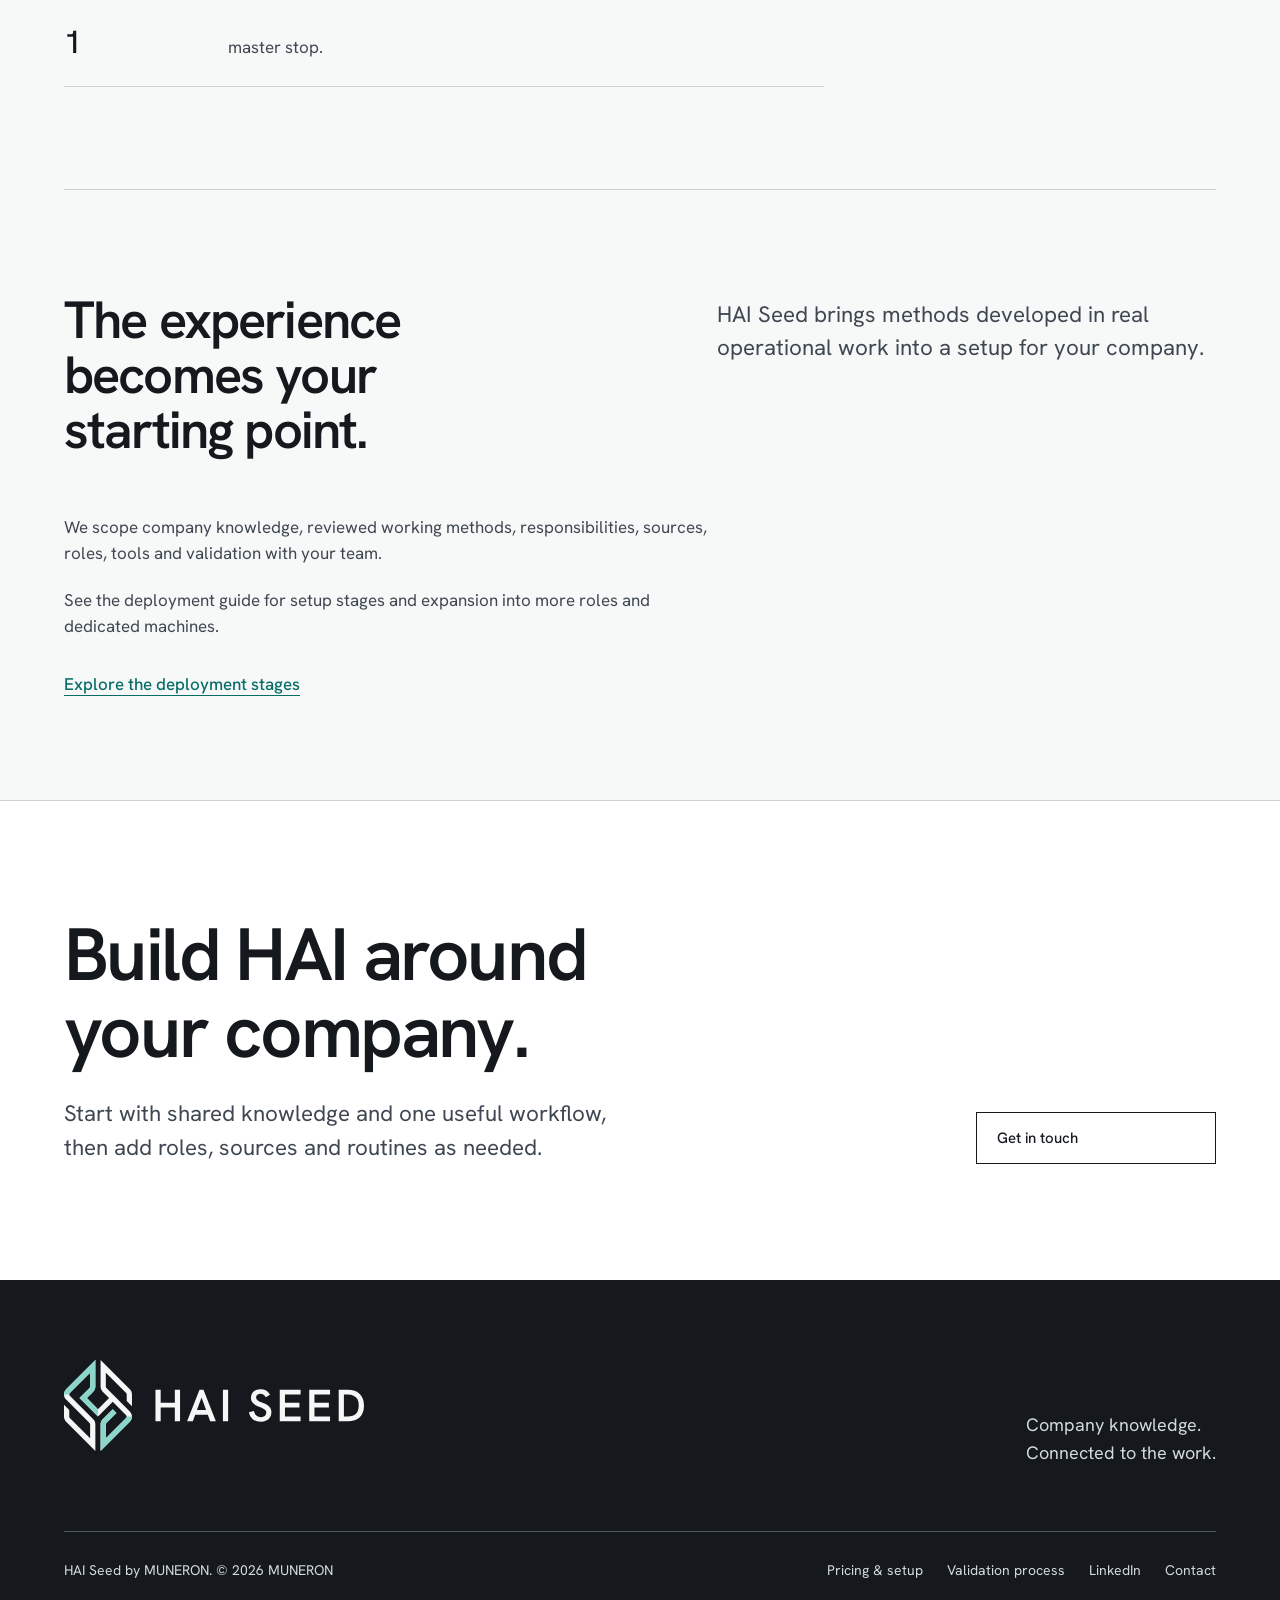
<file: aviation/index.html>
<!doctype html>
<html lang="en">
<head>
  <meta charset="utf-8"><meta name="viewport" content="width=device-width, initial-scale=1">
  <title>Inside HAI Seed - Company knowledge at work</title>
  <meta name="description" content="See how HAI connects meeting commitments, company records and management review, with a real internal workflow, access controls and a published validation record.">
  <meta property="og:title" content="Inside HAI Seed - Company knowledge at work"><meta property="og:description" content="Company knowledge at work: a real internal workflow connecting meeting commitments, company records and the next management review.">
  <meta property="og:url" content="https://haiseed.ai/aviation/"><meta property="og:type" content="article">
  <meta property="og:image" content="https://muneron.com/assets/brand/og_1200x630.png?v=20261022"><meta name="twitter:card" content="summary_large_image">
  <meta name="theme-color" content="#f7f8f8"><link rel="canonical" href="https://haiseed.ai/aviation/">
  <link rel="preload" href="/assets/fonts/hanken-grotesk-wght.ttf" as="font" type="font/ttf" crossorigin>
  <link rel="icon" href="/favicon.svg" type="image/svg+xml"><link rel="icon" href="/favicon.ico" sizes="any"><link rel="apple-touch-icon" href="/apple-touch-icon.png"><link rel="manifest" href="/site.webmanifest"><link rel="stylesheet" href="/assets/muneron.css?v=20261022-visual-repair">
  <script src="/assets/ui.js?v=20261021-microagi" defer></script><script src="/assets/verify-demo.js?v=20261014r2" defer></script>
<link rel="stylesheet" href="/assets/upgrade.css?v=20261023-company"></head>
<body class="inner-page">
<a class="skip-link" href="#main">Skip to content</a>
<header class="site-header"><nav class="nav" aria-label="Main navigation">
<a class="identity" href="/" aria-label="HAI Seed by MUNERON home"><img class="identity-logo" src="/assets/brand/hai-seed_horizontal_on-light.svg" width="574" height="174" alt="HAI Seed"><span class="identity-endorsement">by MUNERON</span></a>
<div class="nav-shortcuts"><a href="/#ask">Examples</a><a href="/start-here/#pricing">Pricing</a></div><div class="nav-actions"><a class="button header-cta" href="/start/">Ask about HAI <span aria-hidden="true">↗</span></a><button class="nav-toggle" type="button" aria-expanded="false" aria-controls="nav-menu" aria-label="Open menu"><span class="menu-label">Menu</span><span class="menu-lines" aria-hidden="true"></span></button></div>
<div class="nav-menu" id="nav-menu"><div class="nav-menu-links"><a href="/start-here/#teams">For your teams <span aria-hidden="true">↗</span></a><a href="/start-here/#parts">Teach HAI <span aria-hidden="true">↗</span></a><a href="/start-here/#pricing">Pricing &amp; setup <span aria-hidden="true">↗</span></a><a href="/aviation/">Inside HAI <span aria-hidden="true">↗</span></a><a href="/start/">Get in touch <span aria-hidden="true">↗</span></a></div><p>Company knowledge.<br>Connected to the work.</p></div>
</nav></header>
<main id="main"><section class="wrap page-head">
    <h1>Developed across a working company.</h1>
    <p class="lead">Built inside our founder’s aviation business, HAI connects knowledge, decisions and work across teams. Explore the roles, evolution and checks below.</p>
    <p class="lead">These examples come from our founder’s broader deployment. Customer setups are scoped separately, starting with approved information, analysis and preparation for review; connections and supervised routines are added workflow by workflow.</p>
  </section>
<section class="wrap chapter" id="meeting-case" aria-labelledby="meeting-case-h">
  <div class="chapter-head"><h2 id="meeting-case-h">What happened after the meeting?</h2><p class="lead">Carry meeting commitments forward, check progress against company records and bring unresolved work into the next review.</p></div>
  <div class="prose"><p>HAI recorded a management meeting summary and follow-up tasks, then brought the commitments, statuses and notes into preparation for the next review.</p>
  <p>The wider workflow checks progress against ERP, finance, emails and accumulated company context. It links evidence to tasks, flags unresolved points and uses configured reminders to follow up with the people responsible.</p>
  <p>The owner can compare commitments with company records, keeping responsibilities, questions and earlier decisions visible across meetings and teams.</p>
  <p class="note">An anonymized internal implementation. Access, checks and follow-ups are configured per deployment; people review uncertainty and decide next steps.</p></div>
</section>
<section class="wrap chapter" id="functions" aria-labelledby="fn-h">
    <div class="chapter-head">
      <h2 id="fn-h">Connected work across the company.</h2>
      <p class="lead">Shared company information supports drafts, checks and authorised follow-ups across sales, purchasing, finance and other teams. Process owners retain approval.</p>
    </div>
    <div class="parts">
      <article><h3>Enquiries and quotes</h3><p>Read incoming requests, price them against stock and history, and draft quotes. Approved offers can send automatically under set rules, with manual-only control for any customer.</p></article>
      <article><h3>Purchasing</h3><p>Track purchase requirements, request supplier offers, and record each offer in the system.</p></article>
      <article><h3>Finance</h3><p>Read cash, receivables and payables from source systems; bank data takes precedence over books.</p></article>
      <article><h3>People</h3><p>Handle staff questions and paperwork. Sensitive records require explicit access scope; a job title alone is not an access grant.</p></article>
      <article><h3>Market</h3><p>Read market and regional sources each morning and report only the items that changed, with the source next to each.</p></article>
      <article><h3>Meetings</h3><p>Convert recordings into minutes and track the follow-ups. Attendance is taken from the recording, not the invitation.</p></article>
      <article><h3>Marketing</h3><p>Extract publishable signals from internal meetings, with figures and names removed and a verification note on each item.</p></article>
      <article><h3>Knowledge</h3><p>Keep mail, chat, meeting and deal records in separate access-controlled logs; exclude restricted material from shared summaries.</p></article>
      <article><h3>Controls</h3><p>Check recipients and group permissions, screen payment language, keep ERP read-only by default and audit outputs.</p></article>
    </div>
  </section>
<hr class="rule wrap">
<section class="wrap chapter" id="wiring" aria-labelledby="w-h">
    <div class="chapter-head">
      <h2 id="w-h">How company information connects the work.</h2>
      <p class="lead">Shared information supports each role, with checks on what it may receive, send or change.</p>
    </div>
    <div class="diagram-wrap"><svg xmlns="http://www.w3.org/2000/svg" class="diagram" viewBox="0 0 980 560" role="img" aria-labelledby="t d" font-family="Hanken Grotesk, system-ui, sans-serif">
  <title id="t">How the operating layer is wired</title>
  <desc id="d">Nine inputs on the left feed one operating layer governed by four rules. On the right, six recipients. Four outbound channels, each gated, all covered by one master stop. The layer does not sign documents and does not move money.</desc>
  <style>
    .box{fill:var(--surface,#fff);stroke:var(--line,#e2e5e8);stroke-width:1.2}
    .core{fill:var(--tint,#e6f2f0);stroke:var(--accent,#076e67);stroke-width:1.6}
    .lane{fill:var(--surface,#fff);stroke:var(--accent,#076e67);stroke-width:1.2;stroke-dasharray:4 3}
    .brake{fill:var(--red,#ae322b)}
    .t{fill:var(--ink,#15191e);font-size:14px}
    .s{fill:var(--muted,#5d6670);font-size:11px}
    .h{fill:var(--ink,#15191e);font-size:22px;font-weight:500;letter-spacing:-.01em}
    .k{fill:var(--accent,#076e67);font-size:11px;font-weight:500;letter-spacing:.08em}
    .w{fill:#fff;font-size:11px;font-weight:500;letter-spacing:.06em}
    .a{stroke:var(--muted,#5d6670);stroke-width:1.4;fill:none}
    .ag{stroke:var(--accent,#076e67);stroke-width:1.6;fill:none}
  </style>
  <defs>
    <marker id="m" viewBox="0 0 10 10" refX="9" refY="5" markerWidth="8" markerHeight="8" orient="auto-start-reverse"><path d="M0 0L10 5L0 10z" fill="var(--muted,#5d6670)"/></marker>
    <marker id="mg" viewBox="0 0 10 10" refX="9" refY="5" markerWidth="8" markerHeight="8" orient="auto-start-reverse"><path d="M0 0L10 5L0 10z" fill="var(--accent,#076e67)"/></marker>
  </defs>

  <!-- LEFT: sources -->
  <text x="20" y="28" class="k">INPUTS</text>
  <g>
    <rect x="20" y="42" width="212" height="34" rx="8" class="box"/><text x="34" y="64" class="t">Approved mailboxes</text>
    <rect x="20" y="84" width="212" height="34" rx="8" class="box"/><text x="34" y="106" class="t">WhatsApp working groups</text>
    <rect x="20" y="126" width="212" height="34" rx="8" class="box"/><text x="34" y="148" class="t">ERP: stock, quotes, orders</text>
    <rect x="20" y="168" width="212" height="34" rx="8" class="box"/><text x="34" y="190" class="t">Accounting and bank feeds</text>
    <rect x="20" y="210" width="212" height="34" rx="8" class="box"/><text x="34" y="232" class="t">Parts marketplaces</text>
    <rect x="20" y="252" width="212" height="34" rx="8" class="box"/><text x="34" y="274" class="t">Calendars and meetings</text>
    <rect x="20" y="294" width="212" height="34" rx="8" class="box"/><text x="34" y="316" class="t">Shared documents</text>
    <rect x="20" y="336" width="212" height="34" rx="8" class="box"/><text x="34" y="358" class="t">Fleet and market data</text>
    <rect x="20" y="378" width="212" height="34" rx="8" class="box"/><text x="34" y="400" class="t">Its own decision log</text>
  </g>
  <path d="M232 227 H300" class="a" marker-end="url(#m)"/>

  <!-- CENTER: the layer -->
  <rect x="312" y="42" width="356" height="470" rx="16" class="core"/>
  <text x="332" y="72" class="h">Operating layer: four rules</text>
  <g>
    <rect x="332" y="86" width="316" height="40" rx="8" class="box"/>
    <text x="346" y="103" class="t">1  Related signals grouped</text><text x="346" y="118" class="s">one report, relationship stated</text>
    <rect x="332" y="134" width="316" height="40" rx="8" class="box"/>
    <text x="346" y="151" class="t">2  Routed to the process owner</text><text x="346" y="166" class="s">decision items only</text>
    <rect x="332" y="182" width="316" height="40" rx="8" class="box"/>
    <text x="346" y="199" class="t">3  Figures from the system of record</text><text x="346" y="214" class="s">failed source check: item withheld</text>
    <rect x="332" y="230" width="316" height="40" rx="8" class="box"/>
    <text x="346" y="247" class="t">4  Recorded recipient, recorded actions</text><text x="346" y="262" class="s">proposal, approval, execution, confirmation</text>
  </g>
  <text x="332" y="300" class="k">KNOWLEDGE</text>
  <text x="332" y="318" class="s">ingested, deduplicated, dated. Facts with a source outrank text.</text>
  <text x="332" y="350" class="k">CONTROLS</text>
  <text x="332" y="368" class="s">monitoring, recipient verification, scope gate,</text>
  <text x="332" y="383" class="s">payment-language guard, ERP read-only by default, self-audit.</text>
  <text x="332" y="415" class="k">FIXED RULES</text>
  <text x="332" y="433" class="t">Does not sign documents. Does not move money.</text>
  <text x="332" y="470" class="s">Stop events report to the responsible person</text>
  <text x="332" y="485" class="s">through a separate path.</text>

  <!-- RIGHT: owners -->
  <text x="740" y="28" class="k">RECIPIENTS</text>
  <g>
    <rect x="740" y="42" width="232" height="30" rx="8" class="box"/><text x="754" y="62" class="t">Owner: daily summary</text>
    <rect x="740" y="80" width="232" height="30" rx="8" class="box"/><text x="754" y="100" class="t">Sales: priced, checked quotes</text>
    <rect x="740" y="118" width="232" height="30" rx="8" class="box"/><text x="754" y="138" class="t">Purchasing: items to chase</text>
    <rect x="740" y="156" width="232" height="30" rx="8" class="box"/><text x="754" y="176" class="t">Finance: source-fresh figures</text>
    <rect x="740" y="194" width="232" height="30" rx="8" class="box"/><text x="754" y="214" class="t">Marketing: publishable signals</text>
    <rect x="740" y="232" width="232" height="30" rx="8" class="box"/><text x="754" y="252" class="t">People: privacy-restricted</text>
  </g>
  <path d="M680 152 H728" class="a" marker-end="url(#m)"/>

  <!-- RIGHT: outward lanes -->
  <text x="740" y="300" class="k">OUTBOUND CHANNELS</text>
  <text x="740" y="316" class="s">each authorised, gated, logged, revocable</text>
  <g>
    <rect x="740" y="328" width="232" height="30" rx="8" class="lane"/><text x="754" y="348" class="t">Internal email, capped</text>
    <rect x="740" y="366" width="232" height="30" rx="8" class="lane"/><text x="754" y="386" class="t">Customer quotes</text>
    <rect x="740" y="404" width="232" height="30" rx="8" class="lane"/><text x="754" y="424" class="t">Marketplace submissions</text>
    <rect x="740" y="442" width="232" height="30" rx="8" class="lane"/><text x="754" y="462" class="t">Public stock listings</text>
  </g>
  <path d="M680 400 H728" class="ag" marker-end="url(#mg)"/>
  <!-- master brake bar -->
  <rect x="740" y="488" width="232" height="24" rx="6" class="brake"/>
  <text x="856" y="504" class="w" text-anchor="middle">ONE MASTER STOP COVERS ALL FOUR</text>
</svg></div>
    <div class="wiring-mobile" role="group" aria-label="How the operating layer is wired">
      <p class="wiring-intro">Explore the diagram in four parts.</p>
      <details class="faq" open><summary>Nine inputs</summary><div class="answer"><ul>
        <li>Approved mailboxes</li><li>WhatsApp working groups</li><li>ERP: stock, quotes and orders</li><li>Accounting and bank feeds</li><li>Parts marketplaces</li><li>Calendars and meetings</li><li>Shared documents</li><li>Fleet and market data</li><li>Its own decision log</li>
      </ul></div></details>
      <details class="faq"><summary>One operating layer</summary><div class="answer">
        <p>The four numbered rules after this diagram govern reports and actions.</p>
        <p><strong>Knowledge:</strong> ingested, deduplicated and dated. Facts with a source outrank text.</p>
        <p><strong>Controls:</strong> monitoring, recipient verification, scope gate, payment-language guard, ERP read-only by default and self-audit.</p>
        <p><strong>Fixed rules:</strong> does not sign documents or move money. Stop events report to the responsible person through a separate path.</p>
      </div></details>
      <details class="faq"><summary>Six recipient groups</summary><div class="answer"><ul>
        <li>Owner: daily summary</li><li>Sales: priced, checked quotes</li><li>Purchasing: items to chase</li><li>Finance: source-fresh figures</li><li>Marketing: publishable signals</li><li>People: privacy-restricted</li>
      </ul></div></details>
      <details class="faq"><summary>Four outbound channels</summary><div class="answer">
        <p>Each channel is authorised, gated, logged and revocable.</p>
        <ul><li>Internal email, capped</li><li>Customer quotes</li><li>Marketplace submissions</li><li>Public stock listings</li></ul>
        <p><strong>One master stop covers all four.</strong></p>
      </div></details>
    </div>
    <ol class="sequence" aria-label="The four rules">
      <li><span class="n">1</span><p><b>Group related signals.</b> Explain the connection in one report.</p></li>
      <li><span class="n">2</span><p><b>Send decision items to the recorded owner.</b> Omit items needing no decision.</p></li>
      <li><span class="n">3</span><p><b>Pull figures from the named system of record.</b> Use fresh figures when reporting; withhold and flag items that fail source checks.</p></li>
      <li><span class="n">4</span><p><b>Record each recommendation’s recipient.</b> Log proposal, approval, execution and confirmation.</p></li>
    </ol>
  </section>
<hr class="rule wrap">
<section class="wrap chapter tight" id="timeline" aria-labelledby="tl-h">
    <div class="chapter-head"><h2 id="tl-h">How HAI grew into a company-wide system.</h2><p class="lead">Each stage added company context, responsibility and checks.</p></div>
    <ol class="sequence wide">
      <li><span class="n">April</span><p><b>Knowledge base.</b> Company mail, chat and documents made searchable in one place.</p></li>
      <li><span class="n">May</span><p><b>Core functions.</b> Enquiry handling, quote drafting, onboarding paperwork, live reads of the ERP and the accounts, a decision queue for the responsible people.</p></li>
      <li><span class="n">31 May</span><p><b>Governance.</b> A registry of every running job, a gate on outbound email, written operating rules.</p></li>
      <li><span class="n">June</span><p><b>Quality gates.</b> A sanity check on every draft, alerts when a data feed stops, a supervisor over the functions.</p></li>
      <li><span class="n">July</span><p><b>Stop controls and census.</b> One master stop, plus a check that every acting job is registered to it. A census of all jobs, with stale ones retired. An automatic-send pilot under explicit grants. Regression evaluations.</p></li>
      <li><span class="n">August</span><p><b>Hardening.</b> A fail-closed stop rule, a dedicated customer-facing machine, the records function rebuilt, employee starter packages, operating rules reconciled with the running system.</p></li>
      <li><span class="n">2 Sep</span><p><b>Adversarial audit.</b> 311 evaluations across all four machines.</p></li>
      <li><span class="n">20 Sep</span><p><b>Manual re-verification.</b> 20 audit findings re-checked by hand against the original logs.</p></li>
    </ol>
  </section>
<hr class="rule wrap">
<section class="wrap chapter" id="audit" aria-labelledby="audit-h"><div class="chapter-head"><h2 id="audit-h">Check that the work can be trusted.</h2><p class="lead">Check sources, outputs, access, delivery and follow-through, beyond whether a job finished.</p></div><p class="prose audit-intro">Across four machines, validation covered registration, end-to-end tracing, adversarial testing, fixes and manual re-checks.</p><ol class="sequence" aria-label="Reference deployment validation cycle"><li><span class="n">1</span><div><h3>Establish what is running</h3><p>Map scheduled work, sources, recipients, owners and controls. Identify stale jobs.</p></div></li><li><span class="n">2</span><div><h3>Trace the work end to end</h3><p>Inspect inputs, outputs and delivery to the intended recipient, beyond a successful process exit.</p></div></li><li><span class="n">3</span><div><h3>Challenge the assumptions</h3><p>Check stale or missing inputs, machine-specific controls and differences between written rules and the running system.</p></div></li><li><span class="n">4</span><div><h3>Record and address findings</h3><p>Tie findings to evidence, fix affected controls and repeat the checks.</p></div></li><li><span class="n">5</span><div><h3>Re-check the checker</h3><p>Re-check conclusions against original records; correct findings the evidence does not support.</p></div></li></ol><div class="audit-record"><h3>The published September record</h3><p>On <strong>2 September 2026</strong>, an adversarial audit completed <strong>311 evaluations across four machines</strong> and recorded <strong>102 findings</strong>. Examples included jobs that reported success while producing incorrect output or reaching nobody. The affected controls were changed during that week.</p><p>On <strong>20 September 2026</strong>, 20 findings were sampled and manually re-checked against the original logs. <strong>19 held; one was an error in the audit.</strong> The checker had reported an alert as missing after reading blocked attempts, although a later entry recorded delivery. That finding was corrected and the checker changed to inspect the final delivery state.</p><p class="note">A dated internal record, including the audit’s own correction. It does not establish that every finding was closed or every customer setup has these controls.</p></div></section>
<hr class="rule wrap">
<section class="wrap chapter" id="demo" aria-labelledby="verify-h">
    <div class="chapter-head">
      <h2 id="verify-h">Did the work actually get done?</h2>
      <p class="lead">Eight jobs finished without errors. The audit checked outputs, sources and delivery to find what the status alone missed.</p>
    </div>
    <div id="verify">
      <div class="jobs" aria-live="polite"></div>
      <div class="verify-actions"><button type="button" class="button" id="verify-run">Verify against the source</button><p id="verify-summary" class="verify-summary" role="status"></p></div>
    </div>
    <p class="note">Illustrative jobs. The three failures are real findings from the 2 September audit, with names removed. Runs in your browser; nothing is sent.</p>
  </section>
<hr class="rule wrap">
<section class="wrap chapter" id="controls" aria-labelledby="controls-h">
    <div class="chapter-head"><h2 id="controls-h">Keep people in control.</h2></div>
    <div class="parts">
      <article><h3>Recipient verification</h3><p>A message must name its recipient in two independent places, and both must match, or it is not sent.</p></article>
      <article><h3>Scope gate</h3><p>Outbound drafts are classified, every recipient including copies is checked, and the lowest permission in the group applies.</p></article>
      <article><h3>Payment language</h3><p>Messages containing payment or bank instructions are held unless explicitly released, and every decision is logged.</p></article>
      <article><h3>Figure freshness</h3><p>A financial figure is re-pulled from its source when the draft is written. If the source is stale, the figure is withheld.</p></article>
      <article><h3>ERP access</h3><p>Read-only by default. Only approved quoting functions write, to their own records, through one audited path.</p></article>

    </div>
  </section>
<hr class="rule wrap">
<section class="wrap chapter" id="outbound" aria-labelledby="ob-h">
    <div class="chapter-head">
      <h2 id="ob-h">Choose what HAI can act on.</h2>
      <p class="lead">Our deployment sends through four channels, each authorised, controlled, logged and stoppable. A new company starts with none and adds a channel only when it approves it.</p>
    </div>
    <ol class="sequence" aria-label="Outbound channels">
      <li><span class="n">1</span><p><b>Internal email.</b> Capped per recipient per day and in total, screened for confidential content, listed in a daily digest.</p></li>
      <li><span class="n">2</span><p><b>Customer quotes.</b> Enabled only while an explicit arming file is present. A price floor applies to every quote. Any account can be set to manual only.</p></li>
      <li><span class="n">3</span><p><b>Marketplace submissions.</b> Separate stop control.</p></li>
      <li><span class="n">4</span><p><b>Public stock listings.</b> Explicit arming, daily cap, separate pause.</p></li>
    </ol>
    <p class="stop-line">One master stop covers all four channels.</p>
    <p class="lead">Two fixed rules: HAI does not sign documents and does not move money. Stop events report to the responsible person through a separate path.</p>
  </section>
<hr class="rule wrap">
<section class="wrap chapter" id="numbers" aria-labelledby="num-h">
    <div class="chapter-head">
      <h2 id="num-h">The reference system, in numbers.</h2>
      <p class="lead">As of 20 September 2026. These describe the internal deployment, not what every new customer gets.</p>
    </div>
    <dl class="figures">
      <div><dt>219</dt><dd>scheduled jobs running on four machines, including jobs that monitor other jobs.</dd></div>
      <div><dt>313</dt><dd>jobs registered over the project's life, 33 retired.</dd></div>
      <div><dt>40</dt><dd>capabilities, each tied to a credential and a policy.</dd></div>
      <div><dt>38</dt><dd>written policies.</dd></div>
      <div><dt>202</dt><dd>schedules.</dd></div>
      <div><dt>16</dt><dd>internal delivery channels.</dd></div>
      <div><dt>4</dt><dd>outbound channels.</dd></div>
      <div><dt>1</dt><dd>master stop.</dd></div>
    </dl>
  </section>
<hr class="rule wrap">
<section class="wrap chapter" id="founder" aria-labelledby="f-h"><div class="chapter-head"><h2 id="f-h">The experience becomes your starting point.</h2><p class="lead">HAI Seed brings methods developed in real operational work into a setup for your company.</p></div><div class="prose"><p>We scope company knowledge, reviewed working methods, responsibilities, sources, roles, tools and validation with your team.</p><p>See the deployment guide for setup stages and expansion into more roles and dedicated machines.</p></div><div class="actions"><a class="text-link" href="/start-here/">Explore the deployment stages</a></div></section>
<section class="closing"><div class="wrap inner">
    <div><h2>Build HAI around your company.</h2><p class="lead">Start with shared knowledge and one useful workflow, then add roles, sources and routines as needed.</p></div>
    <div class="actions"><a class="button" href="/start/">Get in touch</a></div>
  </div></section></main>
<footer class="site-footer"><div class="wrap footer-top"><a class="footer-brand" href="/" aria-label="HAI Seed home"><img src="/assets/brand/hai-seed_horizontal_on-dark.svg" width="574" height="174" alt="HAI Seed"></a><p>Company knowledge.<br>Connected to the work.</p></div><div class="wrap footer-bottom"><p class="small">HAI Seed by MUNERON. © 2026 MUNERON</p><div class="links"><a href="/start-here/#pricing">Pricing &amp; setup</a><a href="/aviation/#audit">Validation process</a><a href="https://www.linkedin.com/company/haiseed/" target="_blank" rel="noopener noreferrer">LinkedIn</a><a href="/start/">Contact</a></div></div></footer>
</body></html>
</file>
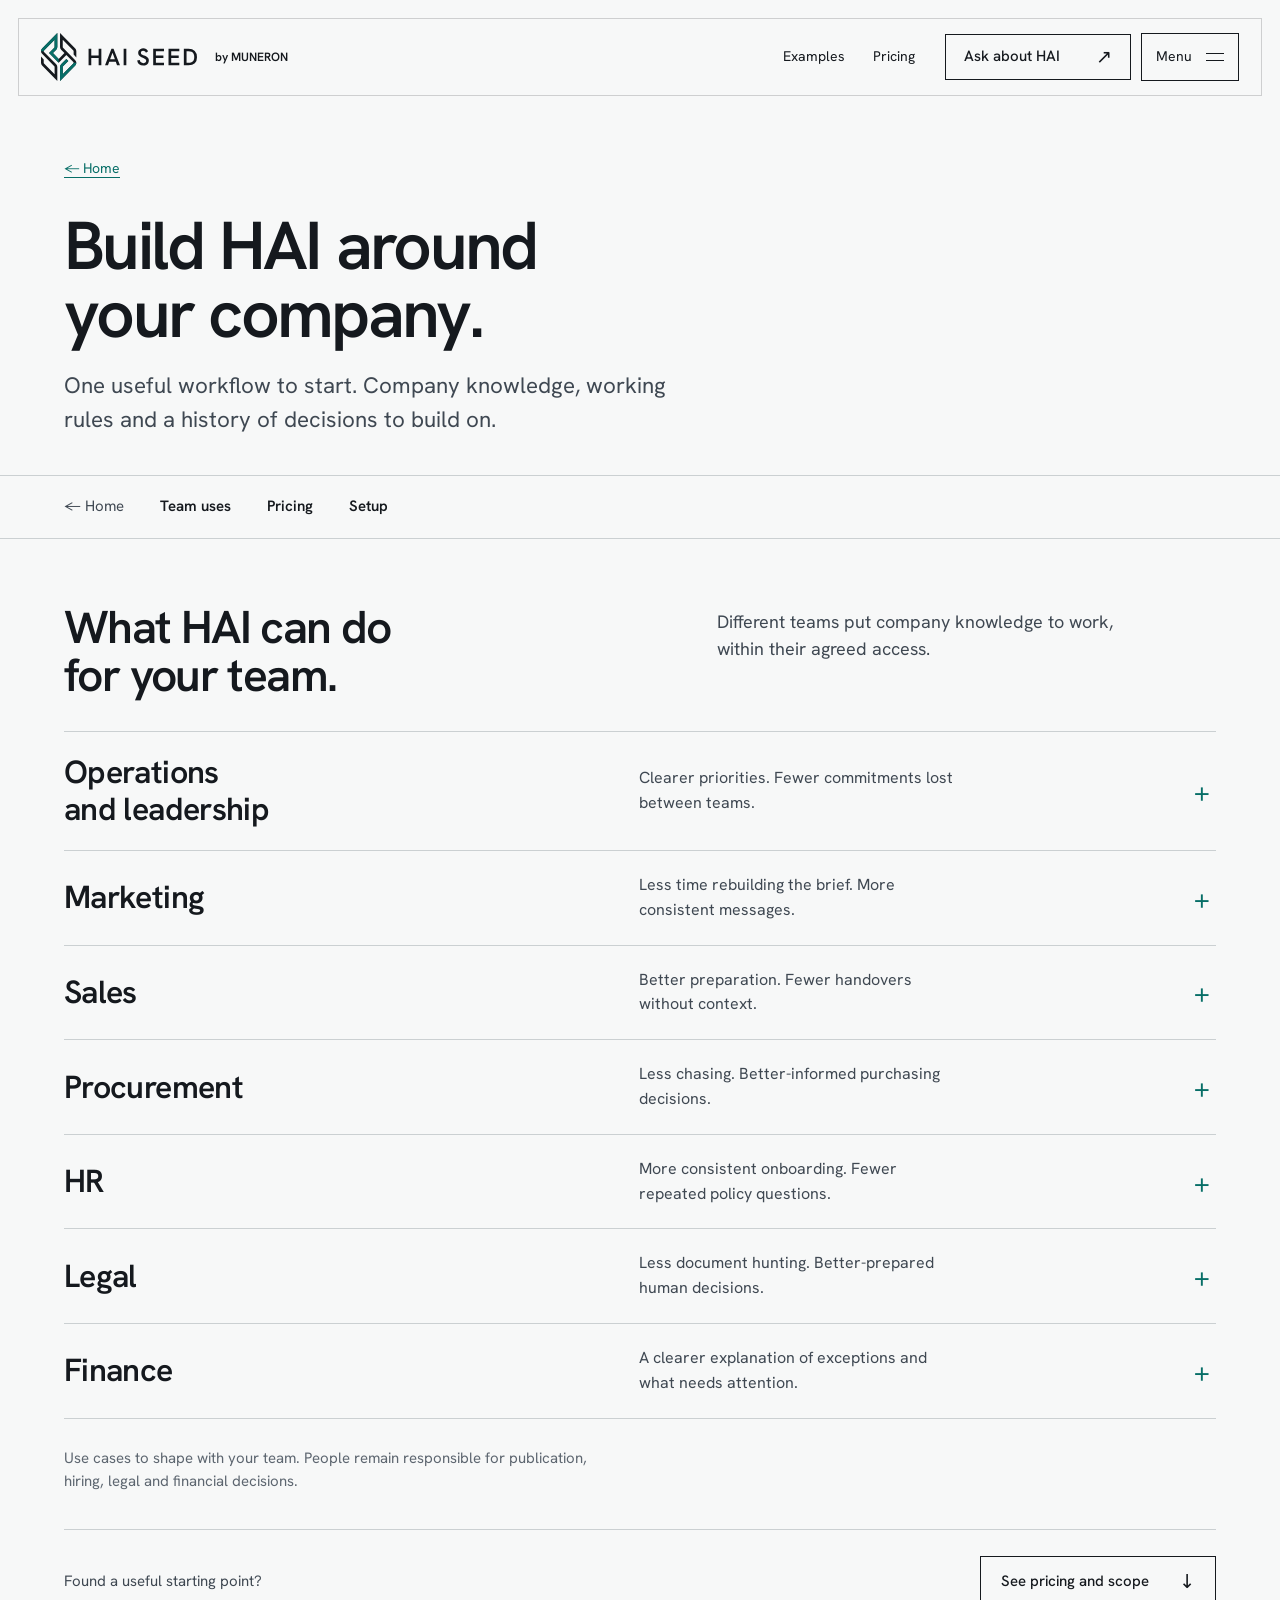
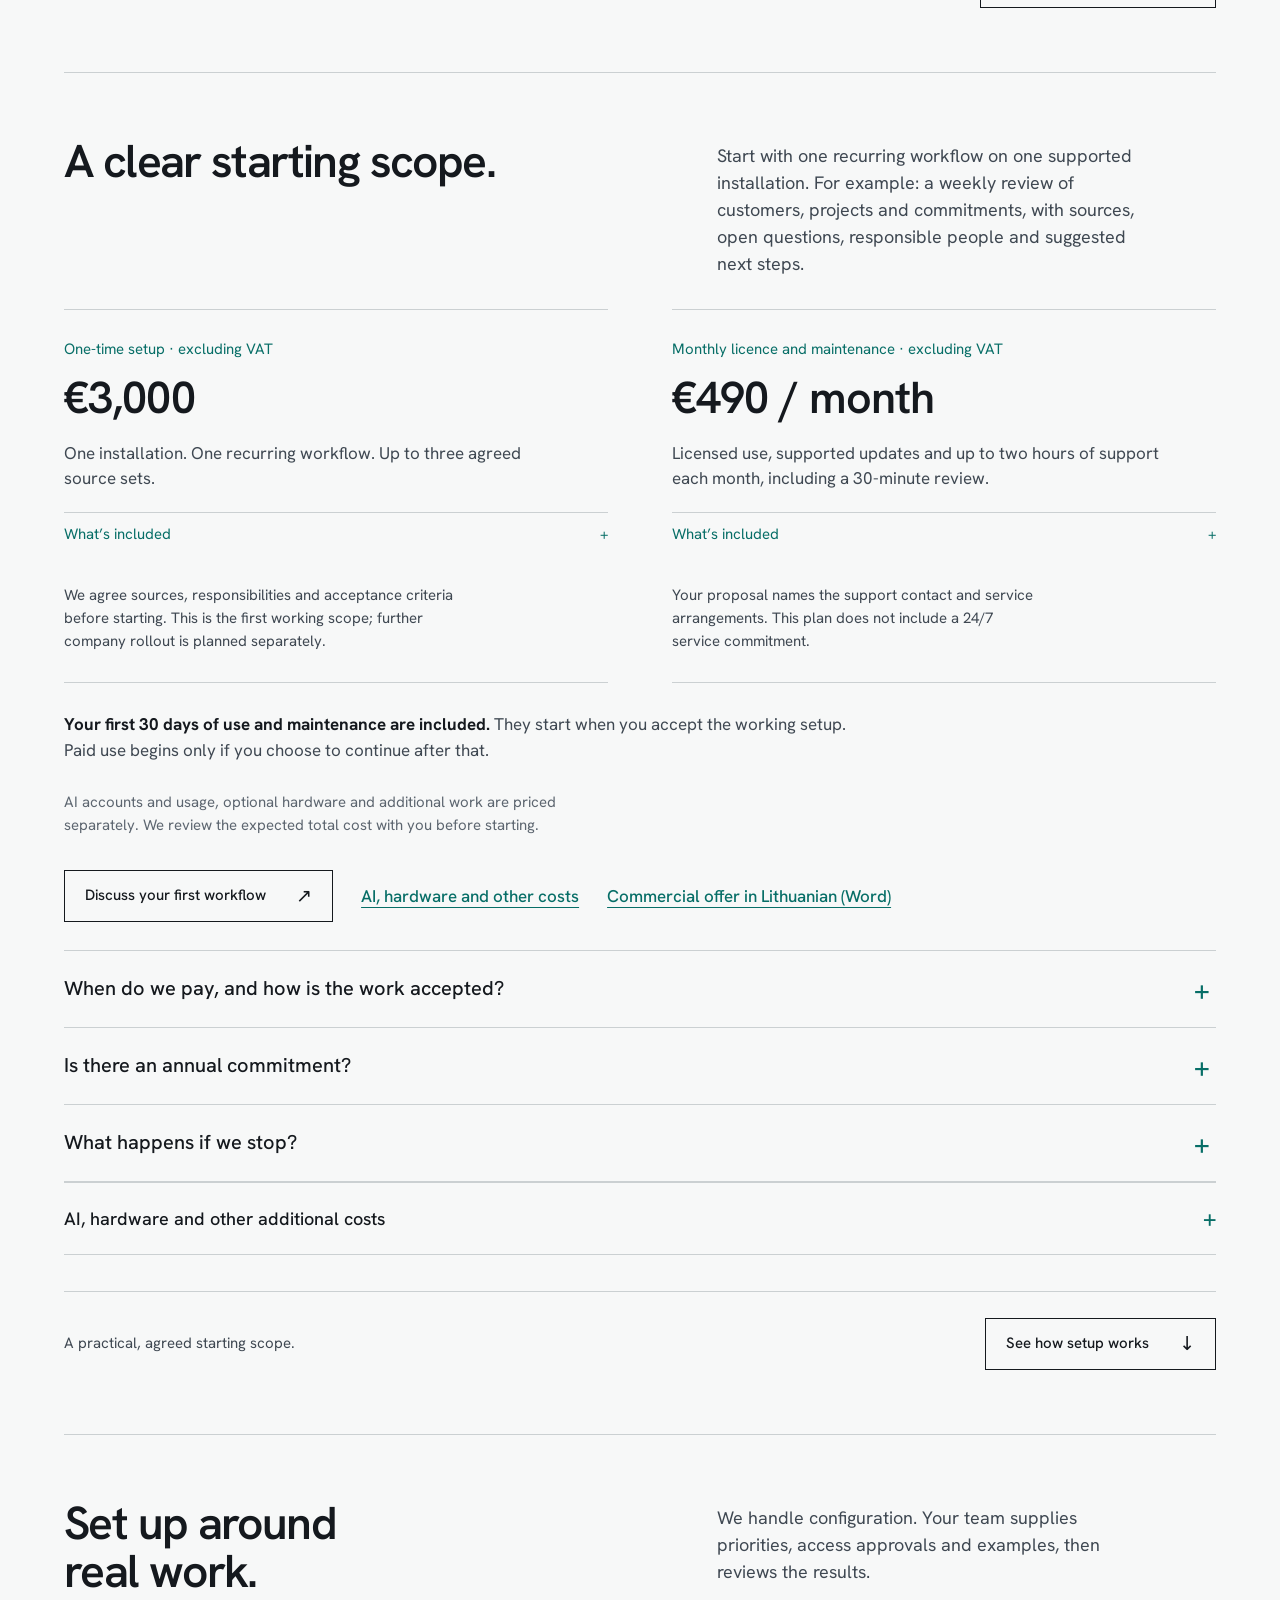
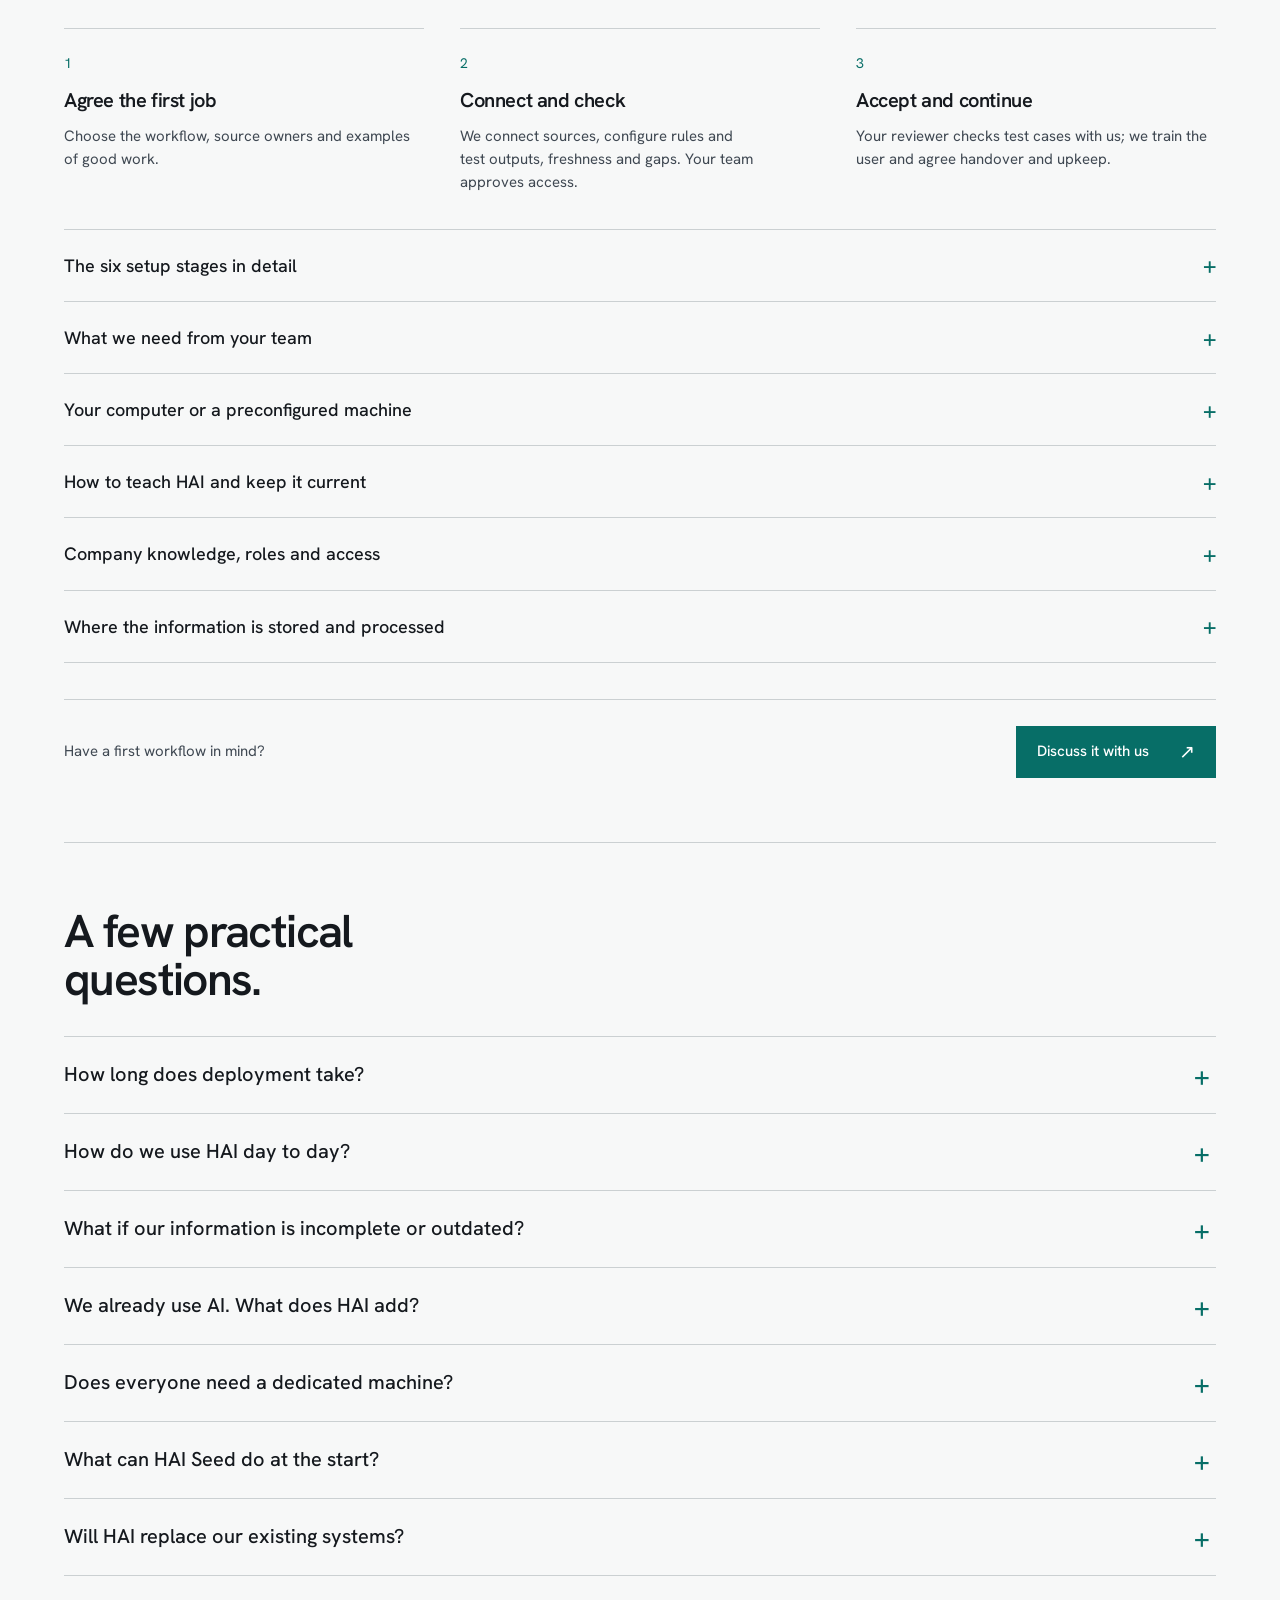
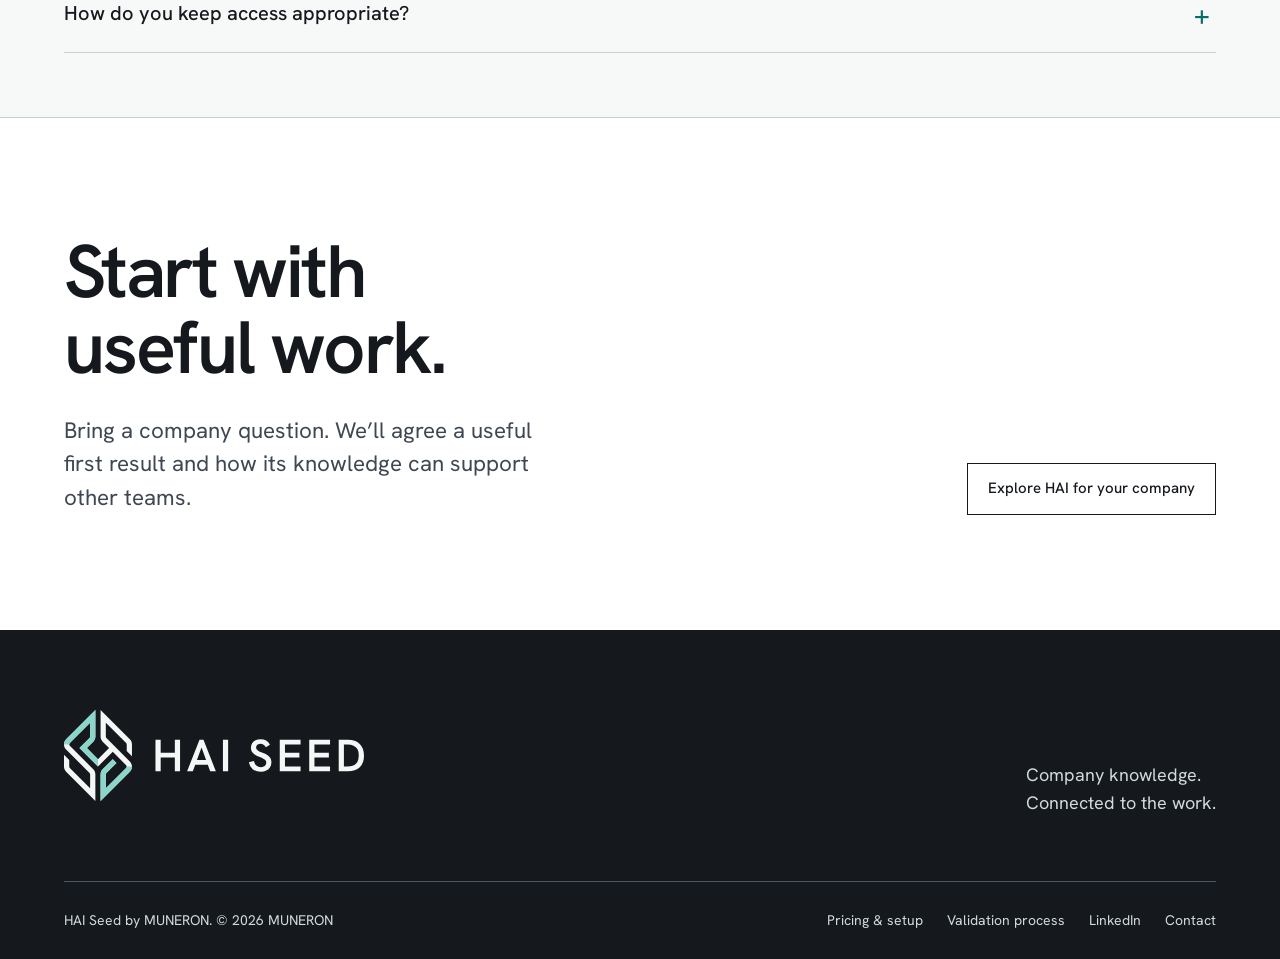
<file: start-here/index.html>
<!doctype html>
<html lang="en"><head>
<meta charset="utf-8"><meta name="viewport" content="width=device-width, initial-scale=1">
<title>HAI Seed pricing and setup - MUNERON</title>
<meta name="description" content="HAI Seed: €3,000 setup and €490/month for licensed use and maintenance, excluding VAT. See the included scope, first 30 days, additional costs and handover process.">
<meta property="og:title" content="HAI Seed pricing and setup - MUNERON"><meta property="og:description" content="HAI Seed: €3,000 setup and €490/month for licensed use and maintenance, excluding VAT. See the included scope, first 30 days, additional costs and handover process.">
<meta property="og:url" content="https://haiseed.ai/start-here/"><meta property="og:type" content="website"><meta property="og:image" content="https://muneron.com/assets/brand/og_1200x630.png?v=20261022">
<meta name="twitter:card" content="summary_large_image"><meta name="theme-color" content="#f7f8f8"><link rel="canonical" href="https://haiseed.ai/start-here/">
<link rel="preload" href="/assets/fonts/hanken-grotesk-wght.ttf" as="font" type="font/ttf" crossorigin>
<link rel="icon" href="/favicon.svg" type="image/svg+xml"><link rel="icon" href="/favicon.ico" sizes="any"><link rel="apple-touch-icon" href="/apple-touch-icon.png"><link rel="manifest" href="/site.webmanifest"><link rel="stylesheet" href="/assets/muneron.css?v=20261022-visual-repair">
<script src="/assets/ui.js?v=20261021-microagi" defer></script><script src="/assets/guide.js?v=20261022-upgrade" defer></script><link rel="stylesheet" href="/assets/upgrade.css?v=20261023-company"></head><body class="inner-page deployment-guide">
<a class="skip-link" href="#main">Skip to content</a><header class="site-header"><nav class="nav" aria-label="Main navigation">
<a class="identity" href="/" aria-label="HAI Seed by MUNERON home"><img class="identity-logo" src="/assets/brand/hai-seed_horizontal_on-light.svg" width="574" height="174" alt="HAI Seed"><span class="identity-endorsement">by MUNERON</span></a>
<div class="nav-shortcuts"><a href="/#ask">Examples</a><a href="/start-here/#pricing">Pricing</a></div><div class="nav-actions"><a class="button header-cta" href="/start/">Ask about HAI <span aria-hidden="true">↗</span></a><button class="nav-toggle" type="button" aria-expanded="false" aria-controls="nav-menu" aria-label="Open menu"><span class="menu-label">Menu</span><span class="menu-lines" aria-hidden="true"></span></button></div>
<div class="nav-menu" id="nav-menu"><div class="nav-menu-links"><a href="/start-here/#teams">For your teams <span aria-hidden="true">↗</span></a><a href="/start-here/#parts">Teach HAI <span aria-hidden="true">↗</span></a><a href="/start-here/#pricing">Pricing &amp; setup <span aria-hidden="true">↗</span></a><a href="/aviation/">Inside HAI <span aria-hidden="true">↗</span></a><a href="/start/">Get in touch <span aria-hidden="true">↗</span></a></div><p>Company knowledge.<br>Connected to the work.</p></div>
</nav></header>
<main id="main"><section class="wrap guide-heading"><a class="back-home" href="/">← Home</a><h1>Build HAI around<br>your company.</h1><p class="lead">One useful workflow to start. Company knowledge, working rules and a history of decisions to build on.</p></section><nav class="guide-nav" aria-label="Explore HAI Seed"><div class="wrap"><a href="/">← Home</a><a href="#teams">Team uses</a><a href="#pricing">Pricing</a><a href="#order">Setup</a></div></nav><section class="wrap chapter" id="teams" aria-labelledby="teams-h"><div class="chapter-head"><h2 id="teams-h">What HAI can do for your team.</h2><p class="lead">Different teams put company knowledge to work, within their agreed access.</p></div><div class="team-list"><details class="team-row" name="teams" id="team-leadership"><summary><h3>Operations and leadership</h3><span class="team-benefit">Clearer priorities. Fewer commitments lost between teams.</span><span class="disclosure-mark" aria-hidden="true">+</span></summary><div class="team-detail"><h4>Track commitments.</h4><p>Bring together delivery risks, open commitments, meeting decisions and responsible people. Configure checks and follow-up around agreed workflows.</p></div></details><details class="team-row" name="teams" id="team-marketing"><summary><h3>Marketing</h3><span class="team-benefit">Less time rebuilding the brief. More consistent messages.</span><span class="disclosure-mark" aria-hidden="true">+</span></summary><div class="team-detail"><h4>Prepare campaigns.</h4><p>Build briefs, presentations and content drafts from approved product knowledge, customer questions and examples.</p></div></details><details class="team-row" name="teams" id="team-sales"><summary><h3>Sales</h3><span class="team-benefit">Better preparation. Fewer handovers without context.</span><span class="disclosure-mark" aria-hidden="true">+</span></summary><div class="team-detail"><h4>Connect the customer history.</h4><p>Bring enquiries, offers, commitments and delivery context into proposals and follow-ups for sales to review.</p></div></details><details class="team-row" name="teams" id="team-procurement"><summary><h3>Procurement</h3><span class="team-benefit">Less chasing. Better-informed purchasing decisions.</span><span class="disclosure-mark" aria-hidden="true">+</span></summary><div class="team-detail"><h4>Check suppliers.</h4><p>Compare supplier offers, check confirmations against requirements and flag old prices or outstanding commitments.</p></div></details><details class="team-row" name="teams" id="team-hr"><summary><h3>HR</h3><span class="team-benefit">More consistent onboarding. Fewer repeated policy questions.</span><span class="disclosure-mark" aria-hidden="true">+</span></summary><div class="team-detail"><h4>Use approved guidance.</h4><p>Prepare onboarding material and answer questions from approved policies. Scope personal records to authorised people.</p></div></details><details class="team-row" name="teams" id="team-legal"><summary><h3>Legal</h3><span class="team-benefit">Less document hunting. Better-prepared human decisions.</span><span class="disclosure-mark" aria-hidden="true">+</span></summary><div class="team-detail"><h4>Prepare legal reviews.</h4><p>Compare versions, organise obligations and notice dates, and gather correspondence for legal review.</p></div></details><details class="team-row" name="teams" id="team-finance"><summary><h3>Finance</h3><span class="team-benefit">A clearer explanation of exceptions and what needs attention.</span><span class="disclosure-mark" aria-hidden="true">+</span></summary><div class="team-detail"><h4>Explain the figures.</h4><p>Review receivables, payables and cash alongside related orders, conversations and commitments.</p></div></details></div><p class="note">Use cases to shape with your team. People remain responsible for publication, hiring, legal and financial decisions.</p><div class="guide-next"><span>Found a useful starting point?</span><a class="button" href="#pricing">See pricing and scope <span aria-hidden="true">↓</span></a></div></section><section class="wrap chapter tight" id="pricing" aria-labelledby="pricing-h">
<div class="chapter-head"><h2 id="pricing-h">A clear starting scope.</h2><p class="lead">Start with one recurring workflow on one supported installation. For example: a weekly review of customers, projects and commitments, with sources, open questions, responsible people and suggested next steps.</p></div>
<div class="plans pricing-plans">
<div><span class="tag">One-time setup · excluding VAT</span><h3>€3,000</h3><p class="plan-overview">One installation. One recurring workflow. Up to three agreed source sets.</p><details class="scope-detail"><summary>What’s included <span aria-hidden="true">+</span></summary><ul class="scope-list">
<li>One supported installation on your computer, or on a preconfigured machine purchased separately.</li>
<li>One main user, plus one person who reviews the results. The reviewer does not get a separate access setup unless agreed.</li>
<li>Up to three defined source sets that we support, for example selected mail, documents or an agreed system export. Data volume and history are specified in your proposal.</li>
<li>Initial approved company knowledge and working rules, plus one recurring workflow.</li>
<li>Two training sessions, a practical guide, acceptance checks and handover.</li>
</ul></details><p class="note">We agree sources, responsibilities and acceptance criteria before starting. This is the first working scope; further company rollout is planned separately.</p></div>
<div><span class="tag">Monthly licence and maintenance · excluding VAT</span><h3>€490 / month</h3><p class="plan-overview">Licensed use, supported updates and up to two hours of support each month, including a 30-minute review.</p><details class="scope-detail"><summary>What’s included <span aria-hidden="true">+</span></summary><ul class="scope-list">
<li>A licence for one agreed installation, including supported product updates.</li>
<li>Up to <strong>two hours in total</strong> of support and maintenance each month, including a 30-minute review, checks that your sources still connect and update, small knowledge or rule changes, and help with everyday use.</li>
<li>Unused hours do not carry over. Additional work and its price are agreed before it begins.</li>
<li>Fixing defects in what we agreed and delivered costs nothing extra and does not use these hours.</li>
</ul></details><p class="note">Your proposal names the support contact and service arrangements. This plan does not include a 24/7 service commitment.</p></div>
</div>
<p class="included-period"><strong>Your first 30 days of use and maintenance are included.</strong> They start when you accept the working setup. Paid use begins only if you choose to continue after that.</p>
<p class="note">AI accounts and usage, optional hardware and additional work are priced separately. We review the expected total cost with you before starting.</p>
<div class="actions"><a class="button" href="/start/">Discuss your first workflow <span aria-hidden="true">↗</span></a><a class="text-link" href="#extras">AI, hardware and other costs</a><a class="text-link" href="/downloads/HAI-Seed-commercial-offer-LT.docx" download>Commercial offer in Lithuanian (Word)</a></div>
<div class="commercial-terms">
<details class="faq" name="commercial"><summary>When do we pay, and how is the work accepted?</summary><p class="answer">Pay 50% of the setup fee when agreed access is ready and work starts, and 50% after acceptance. We check five normal cases and two cases with missing or conflicting data, repeat the workflow the next day with a correction, and review sources and access. Acceptance and handover are recorded; silence is not acceptance. Any correction and re-check arrangements are agreed in your proposal. If the agreed result still does not meet the acceptance criteria after those steps, the second 50% is not payable.</p></details>
<details class="faq" name="commercial"><summary>Is there an annual commitment?</summary><p class="answer">No. The monthly price is held for 12 months, without a commitment to buy a full year. After choosing paid continuation, you can cancel with 30 days’ notice. Any later price change is notified in advance, with the option not to continue.</p></details>
<details class="faq" name="commercial"><summary>What happens if we stop?</summary><p class="answer">Your licence and maintenance end on the agreed expiry terms. You keep any hardware you bought and your company documents, knowledge and rules, and the exit terms include exporting your information. Cancelling does not give a right to keep using HAI Seed indefinitely.</p></details>
</div><details class="guide-disclosure" id="extras"><summary id="extras-h">AI, hardware and other additional costs<span aria-hidden="true">+</span></summary><div class="guide-content"><p class="extras-intro">The scope and price of any additional work are agreed before it starts. There are no automatic charges for additional service hours.</p>
<dl class="extra-costs">
<div><dt>AI services &amp; hardware</dt><dd>Your AI accounts and usage, and any computer you buy and its maintenance. We review compatible services and the overall budget before agreement.</dd></div>
<div><dt>Wider company rollout</dt><dd>Substantial new workflows or source sets, additional roles, installations or computers, custom integrations and large-scale data preparation.</dd></div>
<div><dt>Actions in connected systems</dt><dd>Sending messages, making external changes or writing back to company systems require a separately agreed scope and checks.</dd></div>
</dl><p class="note">A small change to the knowledge or rules of your existing workflow may fit within the monthly two hours. Additional work is quoted according to its scope.</p></div></details><div class="guide-next"><span>A practical, agreed starting scope.</span><a class="button" href="#order">See how setup works <span aria-hidden="true">↓</span></a></div></section><section class="wrap chapter setup-guide" id="order" aria-labelledby="setup-h"><div class="chapter-head"><h2 id="setup-h">Set up around<br>real work.</h2><p class="lead">We handle configuration. Your team supplies priorities, access approvals and examples, then reviews the results.</p></div><ol class="setup-summary"><li><span>1</span><div><h3>Agree the first job</h3><p>Choose the workflow, source owners and examples of good work.</p></div></li><li><span>2</span><div><h3>Connect and check</h3><p>We connect sources, configure rules and test outputs, freshness and gaps. Your team approves access.</p></div></li><li><span>3</span><div><h3>Accept and continue</h3><p>Your reviewer checks test cases with us; we train the user and agree handover and upkeep.</p></div></li></ol><details class="guide-disclosure" id="setup-stages"><summary>The six setup stages in detail<span aria-hidden="true">+</span></summary><div class="guide-content"><ol class="sequence deployment-stages" aria-label="Company deployment stages"><li><span class="n">1</span><div><h3>Map the company</h3><p>Map recurring work, handovers and information gaps with leadership and process owners. Agree a useful first result.</p><p class="stage-output"><strong>Typical output:</strong> Company context, priority workflows and named responsibilities.</p></div></li><li><span class="n">2</span><div><h3>Review sources and access</h3><p>List selected systems, files and examples, their administrators, connection options and restricted material.</p><p class="stage-output"><strong>Typical output:</strong> Source and access plan, gaps and prerequisites.</p></div></li><li><span class="n">3</span><div><h3>Build the knowledge and rules</h3><p>Organise approved context, examples, instructions, key terms, decision responsibilities and role access.</p><p class="stage-output"><strong>Typical output:</strong> Initial company knowledge and operating rules.</p></div></li><li><span class="n">4</span><div><h3>Configure the first workflow</h3><p>Agree inputs, outputs, checks and reviewer. Start with reading, analysis and preparation; scope connected actions separately.</p><p class="stage-output"><strong>Typical output:</strong> A working process from sources to an output your team can assess.</p></div></li><li><span class="n">5</span><div><h3>Validate with the people who use it</h3><p>Check outputs against sources, access limits, incomplete data and handovers. Record corrections and re-check.</p><p class="stage-output"><strong>Typical output:</strong> Reviewed examples, corrections and an agreed acceptance record.</p></div></li><li><span class="n">6</span><div><h3>Hand over and develop</h3><p>Train nominated users to ask, teach, correct and review. Agree support and upkeep.</p><p class="stage-output"><strong>Typical output:</strong> Operating guide and scoped expansion plan.</p></div></li></ol><p class="note">Scope and deliverables are agreed in the proposal; additional departments, connections and machines are planned separately.</p></div></details><details class="guide-disclosure" id="before"><summary>What we need from your team<span aria-hidden="true">+</span></summary><div class="guide-content"><ol class="sequence" aria-label="What to prepare for deployment"><li><span class="n">1</span><div><h3>An internal sponsor and the right process owners</h3><p>A sponsor who sets priorities and process owners who can review results.</p></div></li><li><span class="n">2</span><div><h3>A rough map of the information</h3><p>Relevant systems, files, communications and the people authorised to grant access.</p></div></li><li><span class="n">3</span><div><h3>A few examples of good work</h3><p>Approved examples showing the quality and format you expect.</p></div></li><li><span class="n">4</span><div><h3>Your boundaries</h3><p>Restricted sources, approval responsibilities and actions that must remain with people.</p></div></li><li><span class="n">5</span><div><h3>A result worth checking</h3><p>A recurring job or consequential question, with a clear expected result.</p></div></li></ol></div></details><details class="guide-disclosure" id="today"><summary>Your computer or a preconfigured machine<span aria-hidden="true">+</span></summary><div class="guide-content"><div class="plans"><div><span class="tag">Your supported computer</span><h3>Installation in your environment.</h3><p>We check the machine, install HAI and connect the agreed sources with your authorised people.</p></div><div><span class="tag">A preconfigured machine</span><h3>Delivered ready for company setup.</h3><p>HAI arrives prepared on a supplied computer; sign-in, company access and acceptance are completed with your team. Hardware is purchased separately, and the offer states equipment, support and handover.</p></div></div></div></details><details class="guide-disclosure" id="parts"><summary>How to teach HAI and keep it current<span aria-hidden="true">+</span></summary><div class="guide-content"><div class="cols3"><div><h3>Show the standard</h3><p>Share manuals, product information and examples of useful work.</p></div><div><h3>Confirm the lesson</h3><p>Approve corrections, supporting sources and which roles may reuse them.</p></div><div><h3>Keep it current</h3><p>Configured updates and checks refresh company information. Your team approves rule changes; earlier decisions stay in the history.</p></div></div><div class="teaching-example"><p class="example-label">An example instruction</p><blockquote>“Use this proposal as our example. Keep the technical summary short. Flag any delivery date that has not been confirmed.”</blockquote><p>Your team agrees the reusable example, rule and who may use it.</p></div><p class="note" id="agents">Recurring work can later get its own agents, checks and routines.</p></div></details><details class="guide-disclosure" id="grow"><summary id="grow-h">Company knowledge, roles and access<span aria-hidden="true">+</span></summary><div class="guide-content"><p>Extend shared knowledge to teams, role-based agents and dedicated machines with agreed sources, tools and access.</p><p id="email">In connected deployments, staff can work with HAI by email. Restricted HR, legal and financial records retain their agreed access limits.</p><dl class="legend"><div><dt>Company memory</dt><dd>Relevant facts linked to customers, projects, people and commitments.</dd></div><div><dt>Reusable methods</dt><dd>Approved examples, corrections and working rules.</dd></div><div><dt>Role-specific work</dt><dd>Sources, tools and responsibilities for each role.</dd></div><div><dt>Controlled expansion</dt><dd>New routines and machines, with checks and a named owner.</dd></div></dl></div></details><details class="guide-disclosure" id="data"><summary>Where the information is stored and processed<span aria-hidden="true">+</span></summary><div class="guide-content"><div class="prose"><p>Company memory is stored on the deployment machine. Connected AI services process task information under your chosen account and service terms. We explain accounts, sources and support access before connecting data.</p><p>Outgoing actions and system changes are scoped and checked separately. Decisions stay with the responsible people.</p></div></div></details><div class="guide-next"><span>Have a first workflow in mind?</span><a class="button primary" href="/start/">Discuss it with us <span aria-hidden="true">↗</span></a></div></section><section class="wrap chapter tight" id="faq" aria-labelledby="faq-h"><div class="chapter-head"><h2 id="faq-h">A few practical questions.</h2></div><details class="faq" name="guide"><summary>How long does deployment take?</summary><p class="answer">We agree timing after checking sources, access and your team’s availability. Your team joins discovery, approves access and reviews outputs; we configure the setup. IT approvals or source preparation can delay the start.</p></details><details class="faq" name="guide"><summary>How do we use HAI day to day?</summary><p class="answer">Ask in your HAI workspace in the AI app; review answers there and reports or drafts in your company folder. Add sources or confirm corrections for later tasks. Scheduled checks, briefs and delivery routes are agreed during setup.</p></details><details class="faq" name="guide"><summary>What if our information is incomplete or outdated?</summary><p class="answer">We check access, freshness and gaps, using supported connections, approved folders or repeatable exports. We test missing and conflicting data with your reviewer before handover; we agree how updates and gaps are checked during use.</p></details><details class="faq" name="guide"><summary>We already use AI. What does HAI add?</summary><p class="answer">AI can do a lot with a short prompt. Your AI account provides the reasoning. HAI adds accumulated company knowledge, rules and decisions, with sources, access and checks that we configure and maintain.</p></details><details class="faq" name="guide"><summary>Does everyone need a dedicated machine?</summary><p class="answer">No. Start on one supported computer. Additional role-based environments or machines are scoped for workload and access separation.</p></details><details class="faq" name="guide"><summary>What can HAI Seed do at the start?</summary><p class="answer">Read approved information, analyse it and prepare answers and work for review. System changes, outgoing messages and recurring connected actions require separately agreed configuration and validation.</p></details><details class="faq" name="guide"><summary>Will HAI replace our existing systems?</summary><p class="answer">Your mail, accounting, CRM and operational systems stay in place as the records to check. HAI uses supported connections or agreed exports.</p></details><details class="faq" name="guide"><summary>How do you keep access appropriate?</summary><p class="answer">We agree source and role permissions, with separate scopes for restricted material, then check access and workflows. Local installation does not mean AI processing is entirely offline.</p></details></section><section class="closing"><div class="wrap inner"><div><h2>Start with useful work.</h2><p class="lead">Bring a company question. We’ll agree a useful first result and how its knowledge can support other teams.</p></div><div class="actions"><a class="button" href="/start/">Explore HAI for your company</a></div></div></section></main><footer class="site-footer"><div class="wrap footer-top"><a class="footer-brand" href="/" aria-label="HAI Seed home"><img src="/assets/brand/hai-seed_horizontal_on-dark.svg" width="574" height="174" alt="HAI Seed"></a><p>Company knowledge.<br>Connected to the work.</p></div><div class="wrap footer-bottom"><p class="small">HAI Seed by MUNERON. © 2026 MUNERON</p><div class="links"><a href="/start-here/#pricing">Pricing &amp; setup</a><a href="/aviation/#audit">Validation process</a><a href="https://www.linkedin.com/company/haiseed/" target="_blank" rel="noopener noreferrer">LinkedIn</a><a href="/start/">Contact</a></div></div></footer>
</body></html>
</file>
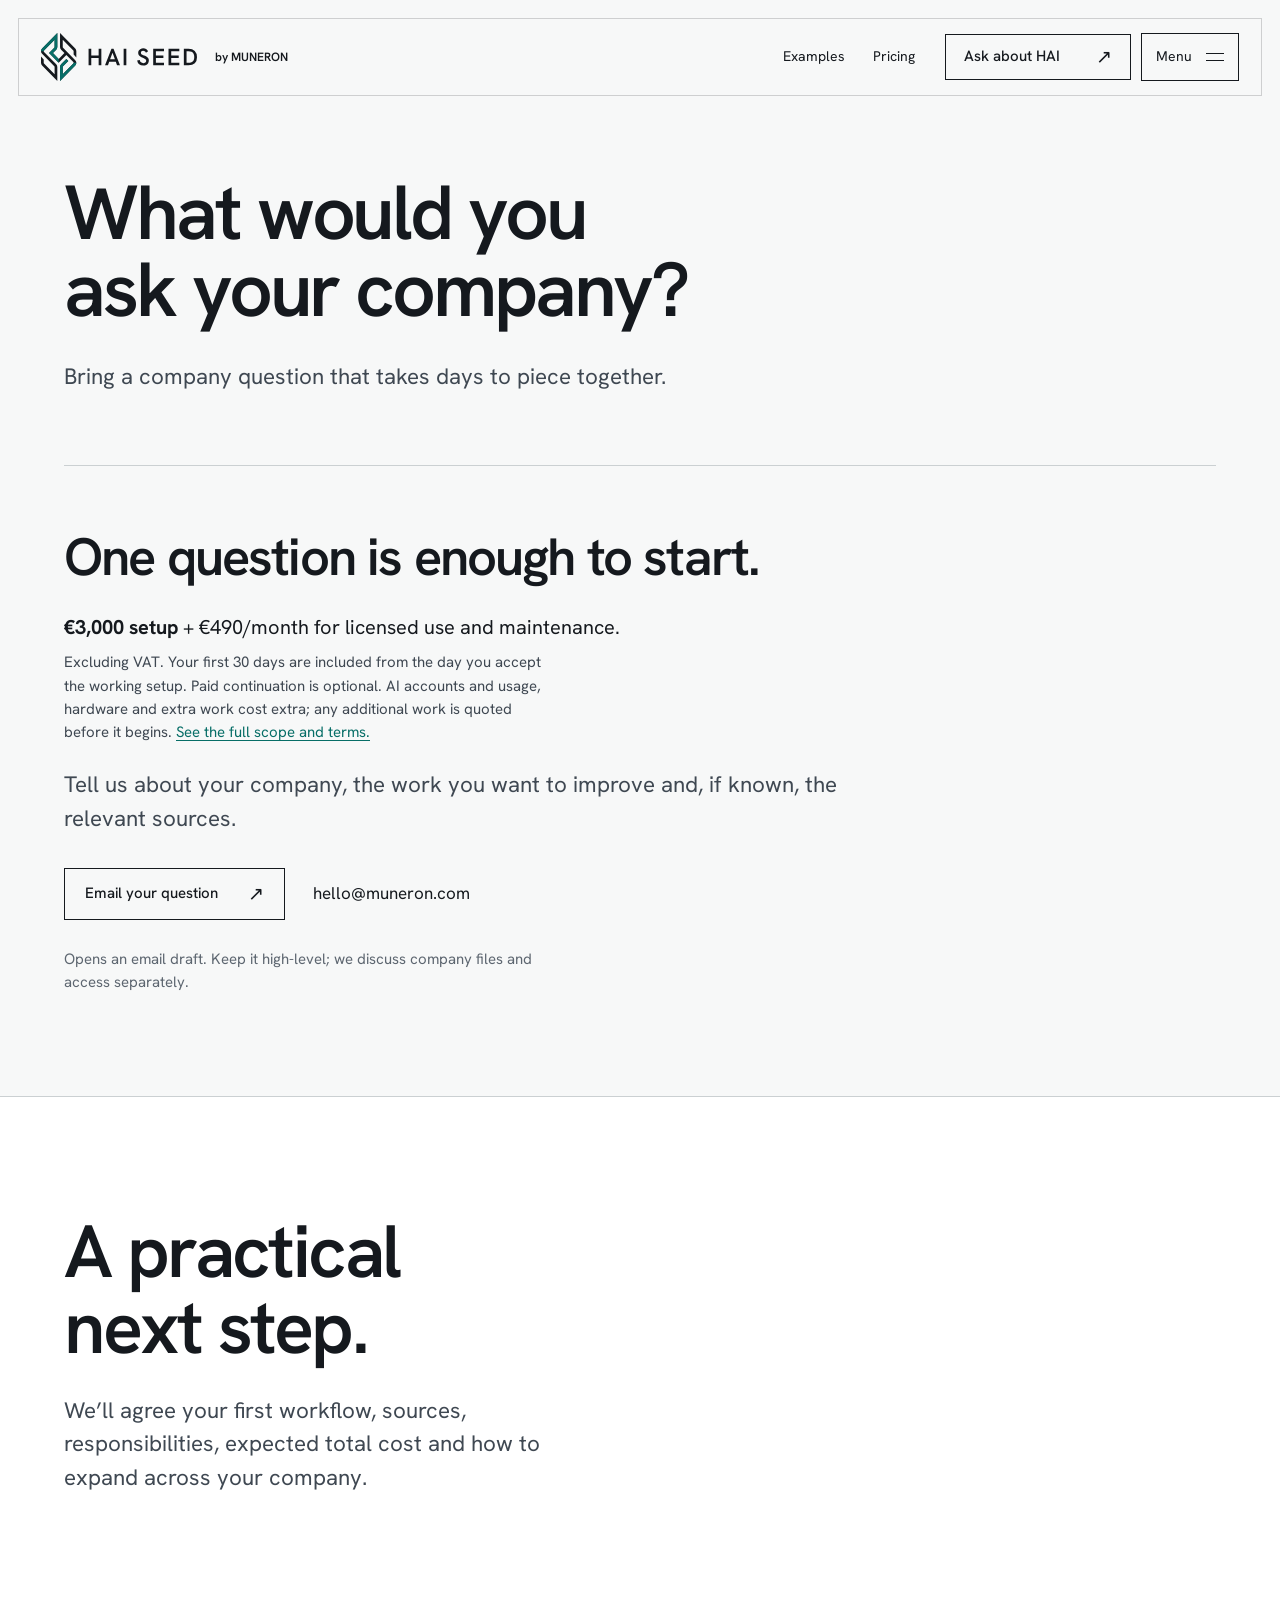
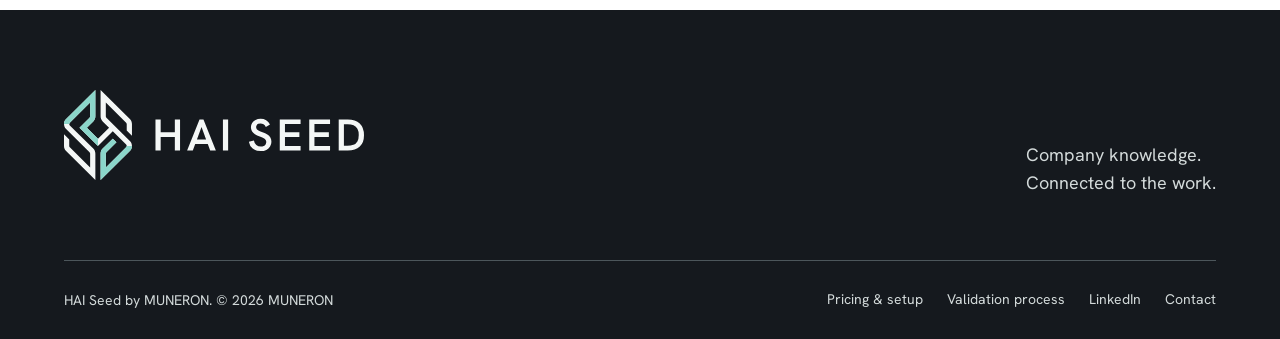
<file: start/index.html>
<!doctype html>
<html lang="en"><head>
<meta charset="utf-8"><meta name="viewport" content="width=device-width, initial-scale=1">
<title>Explore HAI for your company - MUNERON</title>
<meta name="description" content="Explore HAI for your company. Discuss your first workflow, sources, setup and running costs, and how the system can grow across your teams.">
<meta property="og:title" content="Explore HAI for your company - MUNERON"><meta property="og:description" content="Explore HAI for your company. Discuss your first workflow, sources, setup and running costs, and how the system can grow across your teams.">
<meta property="og:url" content="https://haiseed.ai/start/"><meta property="og:type" content="website"><meta property="og:image" content="https://muneron.com/assets/brand/og_1200x630.png?v=20261022">
<meta name="twitter:card" content="summary_large_image"><meta name="theme-color" content="#f7f8f8"><link rel="canonical" href="https://haiseed.ai/start/">
<link rel="preload" href="/assets/fonts/hanken-grotesk-wght.ttf" as="font" type="font/ttf" crossorigin>
<link rel="icon" href="/favicon.svg" type="image/svg+xml"><link rel="icon" href="/favicon.ico" sizes="any"><link rel="apple-touch-icon" href="/apple-touch-icon.png"><link rel="manifest" href="/site.webmanifest"><link rel="stylesheet" href="/assets/muneron.css?v=20261022-visual-repair">
<script src="/assets/ui.js?v=20261021-microagi" defer></script><link rel="stylesheet" href="/assets/upgrade.css?v=20261023-company"></head><body class="inner-page">
<a class="skip-link" href="#main">Skip to content</a><header class="site-header"><nav class="nav" aria-label="Main navigation">
<a class="identity" href="/" aria-label="HAI Seed by MUNERON home"><img class="identity-logo" src="/assets/brand/hai-seed_horizontal_on-light.svg" width="574" height="174" alt="HAI Seed"><span class="identity-endorsement">by MUNERON</span></a>
<div class="nav-shortcuts"><a href="/#ask">Examples</a><a href="/start-here/#pricing">Pricing</a></div><div class="nav-actions"><a class="button header-cta" href="/start/">Ask about HAI <span aria-hidden="true">↗</span></a><button class="nav-toggle" type="button" aria-expanded="false" aria-controls="nav-menu" aria-label="Open menu"><span class="menu-label">Menu</span><span class="menu-lines" aria-hidden="true"></span></button></div>
<div class="nav-menu" id="nav-menu"><div class="nav-menu-links"><a href="/start-here/#teams">For your teams <span aria-hidden="true">↗</span></a><a href="/start-here/#parts">Teach HAI <span aria-hidden="true">↗</span></a><a href="/start-here/#pricing">Pricing &amp; setup <span aria-hidden="true">↗</span></a><a href="/aviation/">Inside HAI <span aria-hidden="true">↗</span></a><a href="/start/">Get in touch <span aria-hidden="true">↗</span></a></div><p>Company knowledge.<br>Connected to the work.</p></div>
</nav></header>
<main id="main"><section class="wrap page-head"><h1>What would you ask your company?</h1><p class="lead">Bring a company question that takes days to piece together.</p></section><section class="wrap chapter tight" aria-label="Start a conversation"><h2>One question is enough to start.</h2><p class="price-summary"><strong>€3,000 setup</strong> + €490/month for licensed use and maintenance.</p><p class="price-caption">Excluding VAT. Your first 30 days are included from the day you accept the working setup. Paid continuation is optional. AI accounts and usage, hardware and extra work cost extra; any additional work is quoted before it begins. <a class="inline-link" href="/start-here/#pricing">See the full scope and terms.</a></p><p class="lead">Tell us about your company, the work you want to improve and, if known, the relevant sources.</p><div class="actions"><a class="button" href="mailto:hello@muneron.com?subject=Explore%20our%20first%20HAI%20use%20case&amp;body=Business%20question%20or%20work%20we%20want%20to%20improve%3A%0A%0ACompany%20and%20contact%20person%3A%0A%0AInformation%20or%20sources%20involved%20%28optional%29%3A%0A%0APreferred%20setup%20%28optional%29%3A%20our%20supported%20computer%20%2F%20a%20supplied%20preconfigured%20machine%20%2F%20not%20sure%0A">Email your question <span aria-hidden="true">↗</span></a><span>hello@muneron.com</span></div><p class="note">Opens an email draft. Keep it high-level; we discuss company files and access separately.</p></section><section class="closing"><div class="wrap inner"><div><h2>A practical next step.</h2><p class="lead">We’ll agree your first workflow, sources, responsibilities, expected total cost and how to expand across your company.</p></div></div></section></main><footer class="site-footer"><div class="wrap footer-top"><a class="footer-brand" href="/" aria-label="HAI Seed home"><img src="/assets/brand/hai-seed_horizontal_on-dark.svg" width="574" height="174" alt="HAI Seed"></a><p>Company knowledge.<br>Connected to the work.</p></div><div class="wrap footer-bottom"><p class="small">HAI Seed by MUNERON. © 2026 MUNERON</p><div class="links"><a href="/start-here/#pricing">Pricing &amp; setup</a><a href="/aviation/#audit">Validation process</a><a href="https://www.linkedin.com/company/haiseed/" target="_blank" rel="noopener noreferrer">LinkedIn</a><a href="/start/">Contact</a></div></div></footer>
</body></html>
</file>
<file: assets/muneron.css>
/* MUNERON — connected company, October 2026.
   Image-led composition, bold Hanken Grotesk, open rows and restrained teal.
   Hanken Grotesk is self-hosted under SIL OFL 1.1. */
@font-face{font-family:'Hanken Grotesk';font-style:normal;font-weight:100 900;font-display:swap;src:url(/assets/fonts/hanken-grotesk-wght.ttf) format('truetype')}
:root{color-scheme:light;--ground:#f7f8f8;--surface:#fff;--ink:#15191e;--dim:#3f4852;--muted:#5d6670;--line:#cbd0d2;--line-strong:#929b9e;--accent:#076e67;--tint:#e6f2f0;--focus:#076e67;--red:#ae322b;--red-tint:#fbeceb;--dark:#111a1c;--dark-line:#405051;--dark-ink:#f4f7f6;--dark-dim:#c4cece;--dark-muted:#a3b2b3;--dark-accent:#8bd6ca;--font:'Hanken Grotesk',system-ui,-apple-system,'Segoe UI',Helvetica,Arial,sans-serif;--ease:cubic-bezier(.23,1,.32,1);--wrap:1280px;--z-content:1;--z-header:10;--z-skip:20}
*,*::before,*::after{box-sizing:border-box}
html{scroll-padding-top:124px;-webkit-text-size-adjust:100%}
body{margin:0;background:var(--ground);color:var(--ink);font:400 17px/1.55 var(--font);-webkit-font-smoothing:antialiased;text-rendering:optimizeLegibility}
h1,h2,h3,h4,p,figure,dl,dd,ol,ul,details{margin:0}
h1,h2,h3{font-weight:600;text-wrap:balance;letter-spacing:-.035em}
h1{font-size:clamp(3rem,7.3vw,6rem);line-height:1;letter-spacing:-.04em}
h2{font-size:clamp(2.35rem,4.1vw,4rem);line-height:1.05}
h3{font-size:1.5rem;line-height:1.2;letter-spacing:-.02em}
h4{font-size:1.25rem;line-height:1.35;font-weight:600}
p,li,dd{text-wrap:pretty}
p{max-width:72ch}
a{color:inherit;text-decoration:none}
img{max-width:100%;height:auto}
button{font:inherit}
button,a,summary{-webkit-tap-highlight-color:transparent}
[hidden]{display:none!important}
.wrap{width:min(var(--wrap),calc(100% - 128px));margin-inline:auto}
.lead{font-size:clamp(1.1rem,1rem + .5vw,1.45rem);line-height:1.5;color:var(--dim);max-width:60ch}
.small{font-size:.875rem;line-height:1.5}
.muted{color:var(--muted)}
.note{margin-top:28px;max-width:70ch;font-size:.9375rem;line-height:1.55;color:var(--muted)}
:focus-visible{outline:2px solid var(--focus);outline-offset:5px}
.skip-link{position:absolute;left:24px;top:-64px;z-index:var(--z-skip);background:var(--ink);color:#fff;padding:12px 18px}
.skip-link:focus{top:24px}
.vh{position:absolute!important;width:1px;height:1px;overflow:hidden;clip:rect(0 0 0 0);white-space:nowrap}
/* Squared controls echo the architectural composition. */
.button{display:inline-flex;align-items:center;justify-content:space-between;gap:30px;min-height:52px;padding:14px 20px;border:1px solid var(--ink);border-radius:0;background:transparent;color:var(--ink);font-weight:500;font-size:.9375rem;line-height:1.3;cursor:pointer;transition:transform 140ms var(--ease)}
.button span[aria-hidden]{font-size:1.2rem;line-height:1}
.button.ghost{border-color:var(--line-strong)}
.button.small{min-height:44px;padding:10px 16px}
.button:disabled{opacity:.55;cursor:default}
.text-link{display:inline-flex;align-items:center;gap:20px;font-weight:500;color:var(--accent);text-decoration:underline;text-underline-offset:5px;text-decoration-thickness:1px}
.actions{display:flex;flex-wrap:wrap;align-items:center;gap:20px 28px;margin-top:32px}
/* Inset navigation. The full link list is available if JavaScript is absent. */
.site-header{position:relative;margin:18px;z-index:var(--z-header);background:var(--ground);border:1px solid rgba(21,25,30,.18)}
.site-header.nav-ready{position:fixed;top:18px;left:18px;right:18px;margin:0}
.nav{display:flex;align-items:center;justify-content:space-between;flex-wrap:wrap;min-height:76px;padding:8px 22px;gap:12px}
.identity{display:flex;align-items:center;gap:18px;flex:none}.identity-logo{display:block;width:156px;height:auto}

.identity-endorsement{font-size:.75rem;font-weight:600;white-space:nowrap}
.nav-actions{display:flex;align-items:center;gap:10px;margin-left:auto}
.header-cta{min-height:46px;padding:10px 18px;gap:36px}
.nav-toggle{display:none;align-items:center;justify-content:center;gap:14px;min-height:46px;padding:12px 14px;border:1px solid var(--ink);border-radius:0;background:transparent;color:var(--ink);font-size:.875rem;cursor:pointer;transition:transform 140ms var(--ease)}
.nav-ready .nav-toggle{display:inline-flex}
.menu-lines{position:relative;display:block;width:18px;height:12px}
.menu-lines::before,.menu-lines::after{content:'';position:absolute;left:0;width:18px;height:1px;background:currentColor;transform-origin:center}
.menu-lines::before{top:2px}.menu-lines::after{bottom:2px}
.is-open .menu-lines::before{transform:translateY(3.5px) rotate(45deg)}
.is-open .menu-lines::after{transform:translateY(-3.5px) rotate(-45deg)}
.nav-menu{display:flex;justify-content:space-between;gap:40px;width:100%;padding:32px 20px 36px;border-top:1px solid var(--line);max-height:calc(100dvh - 114px);overflow-y:auto}
.nav-menu-links{display:flex;flex-direction:column;min-width:min(520px,70%)}
.nav-menu-links a{display:flex;align-items:center;justify-content:space-between;gap:28px;border-bottom:1px solid var(--line);padding:12px 0;font-size:clamp(1.5rem,3vw,2.75rem);line-height:1.2;letter-spacing:-.03em;font-weight:500}
.nav-menu-links a span{font-size:.7em}
.nav-menu p{color:var(--muted);align-self:flex-end;padding-bottom:16px;font-size:1rem}
/* One image, one statement, one route into the product. */
.hero{min-height:640px;height:100svh;max-height:1100px;position:relative;isolation:isolate;background:#17201f;color:#fff}
.hero-photo{position:absolute;inset:0;z-index:-2}
.hero-photo img{width:100%;height:100%;object-fit:cover;object-position:50% 50%;display:block}
.hero::before{content:'';position:absolute;inset:0;z-index:-1;background:linear-gradient(90deg,rgba(5,17,17,.77) 0%,rgba(5,17,17,.48) 48%,rgba(5,17,17,.13) 100%)}
.hero-content{min-height:inherit;height:100%;display:flex;flex-direction:column;justify-content:space-between;padding-top:clamp(160px,22vh,240px);padding-bottom:76px}
.hero h1{max-width:12ch;font-weight:600;line-height:1.03}
.hero h1 span{color:#d6e1df}
.hero-bottom{display:flex;align-items:flex-end;justify-content:space-between;gap:36px;margin-top:64px}
.hero-label{font-size:.75rem;line-height:1.5;text-transform:uppercase;letter-spacing:.08em;margin-bottom:16px;color:#edf4f2}
.hero-summary{max-width:37ch;font-size:clamp(1.25rem,2vw,1.75rem);line-height:1.35;font-weight:400;letter-spacing:-.01em}
.hero-explore{display:flex;align-items:center;gap:36px;font-size:.9375rem;white-space:nowrap;padding:12px 0;border-bottom:1px solid rgba(255,255,255,.7)}
.hero-explore span{font-size:1.75rem;transition:transform 180ms var(--ease)}
.hero-explore:focus-visible{outline-color:#fff}
.hero-caption{position:absolute;right:22px;bottom:14px;font-size:.6875rem;line-height:1.5;color:#fff}
/* The example is a working surface, not a decorative product mockup. */
.demo{background:var(--dark);color:var(--dark-ink);padding-block:clamp(64px,7vw,100px)}
.demo-panel{display:grid;grid-template-columns:minmax(240px,.8fr) minmax(0,1.2fr);gap:0 72px}
.demo-rail h2{font-size:clamp(2.1rem,3.3vw,3.2rem);line-height:1.1;margin-bottom:24px}
.demo-sub{color:var(--dark-dim);font-size:1rem;max-width:36ch;margin-bottom:34px}
.ask-chips{display:grid;border-top:1px solid var(--dark-line)}
.ask-chip{display:flex;align-items:center;justify-content:space-between;gap:20px;text-align:left;font-size:1rem;line-height:1.4;color:var(--dark-dim);background:transparent;border:0;border-bottom:1px solid var(--dark-line);border-radius:0;padding:18px 0;cursor:pointer}
.ask-chip::after{content:'↗';font-size:1.25rem;flex:none}
.ask-chip[aria-pressed='true']{color:var(--dark-accent)}
.ask-chip[aria-pressed='true']::after{content:'→'}
.ask-chip:focus-visible{outline-color:var(--dark-accent);outline-offset:4px}
.demo-main{padding-top:7px}
.ask-answer{display:block}
.ask-text{font-size:clamp(1.5rem,2.4vw,2.15rem);line-height:1.35;letter-spacing:-.02em;margin-bottom:38px;min-height:6.8em}
.ask-meta{display:grid}
.ask-meta div{display:grid;grid-template-columns:104px minmax(0,1fr);gap:22px;padding:14px 0;border-top:1px solid var(--dark-line)}
.ask-meta dt{font-size:.875rem;font-weight:500;color:var(--dark-accent)}
.ask-meta dd{font-size:.9375rem;line-height:1.5;color:var(--dark-dim)}
.demo-foot{grid-column:1/-1;padding-top:32px;margin-top:32px;border-top:1px solid var(--dark-line);font-size:.8125rem;color:var(--dark-muted);max-width:none}
/* Generous chapters, varied compositions and quiet rules. */
.chapter{padding-block:clamp(64px,8vw,116px)}
.chapter.tight{padding-top:40px}
.chapter-head{display:grid;grid-template-columns:1.15fr 1fr;gap:36px 80px;align-items:start;margin-bottom:56px}
.chapter-head h2{max-width:18ch}
.chapter-head .lead{max-width:42ch;padding-top:5px}
.rule{border:0;border-top:1px solid var(--line);margin-block:0}
.split{display:grid;grid-template-columns:1fr 1.2fr;gap:clamp(32px,7vw,100px);align-items:start}
.list-plain{display:grid;gap:30px}.list-plain h3{margin-bottom:12px}.list-plain p{color:var(--dim)}
.team-list{border-top:1px solid var(--line)}
.team-row{border-bottom:1px solid var(--line)}
.team-row summary{display:grid;grid-template-columns:1.05fr 1fr 28px;align-items:center;gap:32px;padding:29px 0;list-style:none;cursor:pointer}
.team-row summary::-webkit-details-marker{display:none}
.team-row h3{font-size:clamp(1.65rem,3vw,2.75rem);line-height:1.15;max-width:15ch}
.team-benefit{color:var(--dim);font-size:1rem;max-width:35ch}
.disclosure-mark{font-size:1.75rem;line-height:1;color:var(--accent);text-align:center}
.team-row[open] .disclosure-mark{transform:rotate(45deg)}
.team-row[open] h3{color:var(--accent)}
.team-detail{display:grid;grid-template-columns:1.05fr 1fr;gap:32px;padding:0 60px 32px 0}
.team-detail h4{max-width:28ch;font-weight:500;color:var(--dim);font-size:1.05rem}
.team-detail p{color:var(--dim);font-size:1rem;max-width:50ch}
.sequence{list-style:none;padding:0;display:grid;--seq-col:70px}
.sequence li{display:grid;grid-template-columns:var(--seq-col) minmax(0,1fr);gap:24px;padding:26px 0;border-top:1px solid var(--line)}
.sequence li:last-child{border-bottom:1px solid var(--line)}
.sequence .n{font-size:1rem;color:var(--accent);font-variant-numeric:tabular-nums;padding-top:4px}
.sequence h3{margin-bottom:12px}.sequence p{color:var(--dim);max-width:65ch}.sequence b{font-weight:600;color:var(--ink)}
.sequence.wide{--seq-col:110px}
.agents-grid{display:grid;grid-template-columns:1fr 1.1fr;gap:clamp(36px,7vw,100px);align-items:start}
.agents-intro h2{margin-bottom:26px}
.teaching-example{margin-top:40px;padding-top:30px;border-top:1px solid var(--line)}
.teaching-example .example-label{font-size:.875rem;color:var(--accent);margin-bottom:18px}
.teaching-example blockquote{margin:0 0 24px;font-size:clamp(1.35rem,2vw,1.75rem);line-height:1.4;letter-spacing:-.02em}
.teaching-example p:last-child{font-size:.9375rem;color:var(--muted)}
.arch{display:grid;grid-template-columns:1fr 1.05fr;gap:64px;align-items:center}
.arch-copy h2{margin-bottom:26px}.arch-img{display:block;width:100%;height:auto}
.legend{display:grid;grid-template-columns:repeat(4,minmax(0,1fr));gap:0 32px;margin-top:56px}
.legend div{padding:20px 0;border-top:1px solid var(--line)}.legend dt{font-size:1.1rem;font-weight:600;margin-bottom:10px}.legend dd{color:var(--dim);font-size:.9375rem}
.origin{display:grid;grid-template-columns:1.1fr 1fr;gap:clamp(36px,7vw,100px);align-items:center}
.origin-photo img{display:block;width:100%;height:auto}
.origin-photo figcaption{margin-top:14px;font-size:.8125rem;line-height:1.5;color:var(--muted);max-width:60ch}
.origin-copy h2{margin-bottom:28px}.origin-copy p{color:var(--dim);max-width:46ch}.origin-copy p+p{margin-top:18px}
.plans{display:grid;grid-template-columns:1fr 1fr;gap:0 64px}
.plans>div{padding:28px 0;border-top:1px solid var(--line);border-bottom:1px solid var(--line)}
.plans .tag{display:block;font-size:.9375rem;color:var(--accent);margin-bottom:32px}
.plans h3{font-size:clamp(1.6rem,2.7vw,2.5rem);max-width:20ch;margin-bottom:24px}.plans p{color:var(--dim);max-width:50ch}
.faq{border-top:1px solid var(--line)}.faq:last-of-type{border-bottom:1px solid var(--line)}
.faq summary{list-style:none;cursor:pointer;display:flex;align-items:center;justify-content:space-between;gap:32px;padding:24px 0;font-size:1.25rem;font-weight:500;line-height:1.35}
.faq summary::-webkit-details-marker{display:none}
.faq summary::after{content:'+';font-size:1.75rem;line-height:1;width:28px;flex:none;color:var(--accent);text-align:center}
.faq[open] summary::after{transform:rotate(45deg)}.faq .answer{padding:0 64px 28px 0;color:var(--dim);max-width:68ch}
.closing{background:var(--surface);border-top:1px solid var(--line);padding-block:clamp(72px,9vw,136px)}
.closing .inner{display:grid;grid-template-columns:1.3fr 1fr;gap:40px 64px;align-items:end}
.closing h2{font-size:clamp(2.8rem,5.8vw,5.5rem);line-height:1.03;max-width:14ch;margin-bottom:28px}
.closing .lead{max-width:42ch}.closing .actions{margin:0;justify-content:flex-end}.closing .button{min-width:240px}
.site-footer{background:var(--ink);color:#fff;padding-top:64px}
.footer-top{display:flex;align-items:flex-end;justify-content:space-between;gap:40px;padding-bottom:64px}
.footer-title{display:inline-flex;align-items:baseline;gap:32px;font-size:clamp(2.6rem,7vw,6rem);letter-spacing:-.04em;font-weight:600;line-height:1}
.footer-title span{font-size:.5em;color:var(--dark-accent)}
.footer-top p{font-size:1.125rem;color:#d3dada}
.footer-bottom{display:flex;align-items:center;justify-content:space-between;gap:24px;border-top:1px solid #4c565b;padding-block:28px;color:#d3dada}
.site-footer .links{display:flex;flex-wrap:wrap;gap:24px}.site-footer .links a{font-size:.875rem}.site-footer :focus-visible{outline-color:var(--dark-accent)}
/* Homepage detail is available in the deployment guide. */
.benefits h3{max-width:18ch}
.inline-link{color:var(--accent);text-decoration:underline;text-underline-offset:3px}
.closing-links{display:flex;flex-direction:column;align-items:flex-end;gap:24px}
.guide-index{display:flex;flex-wrap:wrap;gap:12px 28px;margin-top:36px}
.guide-index a{font-size:.9375rem;color:var(--accent);text-decoration:underline;text-underline-offset:5px}
/* Companion pages keep their full detail and source qualifications. */
.inner-page main{padding-top:110px}
.page-head{padding-block:64px 72px;border-bottom:1px solid var(--line)}
.page-head h1{max-width:17ch;font-size:clamp(2.8rem,6vw,5.6rem)}
.page-head .lead{margin-top:32px;max-width:62ch}.page-head .lead+.lead{margin-top:18px}
.inner-page .page-head+.chapter{padding-top:64px}
.prose{max-width:68ch}.prose p{color:var(--dim)}.prose p+p{margin-top:20px}
.cols3,.parts{display:grid;grid-template-columns:repeat(3,minmax(0,1fr));gap:0 48px}
.cols3>div,.parts article{padding:26px 0;border-top:1px solid var(--line)}
.cols3 h3,.parts h3{margin-bottom:16px}.cols3 p,.parts p{color:var(--dim);font-size:1rem}
.figures{display:grid;max-width:760px}.figures div{display:grid;grid-template-columns:140px 1fr;gap:24px;align-items:baseline;padding:18px 0;border-top:1px solid var(--line)}
.figures div:last-child{border-bottom:1px solid var(--line)}.figures dt{font-size:2rem;font-weight:500;letter-spacing:-.025em;font-variant-numeric:tabular-nums}.figures dd{color:var(--dim)}
.diagram-wrap{background:var(--surface);padding:clamp(16px,3vw,40px);margin-bottom:40px}.diagram{display:block;width:100%;height:auto;max-width:980px;margin:0 auto}
.stop-line{font-weight:500;margin:24px 0 16px}.stop-line::before{content:'';display:inline-block;width:10px;height:10px;background:var(--red);margin-right:12px;vertical-align:middle}
.jobs{display:grid;grid-template-columns:repeat(auto-fill,minmax(250px,1fr));gap:16px}
.job{background:var(--surface);border:1px solid var(--line);padding:22px}.job-head{display:flex;align-items:flex-start;justify-content:space-between;gap:12px}.job h3{font-size:1rem;font-weight:500;letter-spacing:0}
.pill{flex:none;font-size:.75rem;font-weight:500;padding:4px 8px;white-space:nowrap}.pill-green{background:var(--tint);color:var(--accent)}.pill-wait{background:var(--ground);color:var(--muted)}.pill-red{background:var(--red-tint);color:var(--red)}
.job-evidence{margin-top:12px;font-size:.875rem;line-height:1.5;color:var(--muted)}.job-bad{border-color:var(--red);background:var(--red-tint)}.job-bad .job-evidence{color:var(--ink)}
.verify-actions{display:flex;flex-wrap:wrap;align-items:center;gap:24px;margin:28px 0 12px}.verify-summary{font-size:1rem;color:var(--dim);max-width:60ch}.verify-summary strong{color:var(--ink);font-weight:600}
.deployment-stages{max-width:940px}.deployment-stages li{padding:32px 0}.stage-output{margin-top:18px;font-size:.9375rem}.stage-output strong{color:var(--ink);font-weight:500}
.audit-intro{margin-bottom:36px}.audit-record{margin-top:56px;max-width:72ch}.audit-record h3{margin-bottom:24px}.audit-record p{color:var(--dim);margin-top:20px}
/* Motion is feedback only, with visible content as the default. */
@media(hover:hover) and (pointer:fine){
  .button:hover,.nav-toggle:hover{background:var(--ink);color:#fff}
  .button:active,.nav-toggle:active{transform:scale(.97)}
  .hero-explore:hover span{transform:translateY(4px)}
  .nav-menu-links a:hover,.text-link:hover{color:var(--accent)}
  .nav-menu-links a span{transition:transform 180ms var(--ease)}
  .nav-menu-links a:hover span{transform:translate(3px,-3px)}
  .ask-chip:hover{color:#fff}.team-row summary:hover h3{color:var(--accent)}
  .site-footer .links a:hover{color:#fff;text-decoration:underline;text-underline-offset:4px}
}
@media(max-width:1100px){
  .wrap{width:calc(100% - 80px)}
  .demo-panel{gap:0 40px;grid-template-columns:1fr 1.1fr}
  .chapter-head,.arch,.agents-grid{gap:36px 48px}
  .ask-text{min-height:0}
  .legend{grid-template-columns:1fr 1fr;gap:0 32px}
  .cols3,.parts{gap:32px}
}
@media(max-width:800px){
  .wrap{width:calc(100% - 48px)}
  .site-header{margin:12px}.site-header.nav-ready{top:12px;left:12px;right:12px;margin:0}.nav{min-height:68px;padding:6px 14px}
  .identity-endorsement{font-size:.6875rem}
  .header-cta{gap:20px;min-height:42px}.nav-toggle{min-height:42px}.menu-label{display:none}
  .nav-menu{padding:20px 4px 28px;gap:24px}.nav-menu-links{width:100%}.nav-menu p{display:none}
  .nav-menu-links a{padding:16px 0;font-size:1.65rem}
  .hero{min-height:680px;max-height:900px}.hero-content{padding-top:180px;padding-bottom:64px}
  .hero h1{font-size:clamp(3.1rem,9.5vw,5.2rem)}
  .hero-photo img{object-position:30% center}
  .hero-bottom{align-items:flex-start;gap:24px}.hero-explore{gap:20px}
  .chapter-head,.split,.arch,.origin,.agents-grid,.closing .inner{grid-template-columns:1fr;gap:32px}
  .demo-panel{grid-template-columns:1fr;gap:40px}.demo-rail{max-width:none}.demo-sub{max-width:50ch}.demo-rail h2 br{display:none}
  .demo-main{padding-top:0}.ask-text{font-size:1.65rem;max-width:52ch}.demo-foot{margin-top:0}
  .chapter-head{margin-bottom:40px}.chapter-head h2{max-width:22ch}.chapter-head .lead{max-width:55ch}
  .team-row summary{grid-template-columns:1fr 1fr 24px;gap:24px}.team-row h3{font-size:1.75rem}.team-benefit{font-size:.9375rem}
  .team-detail{grid-template-columns:1fr;gap:14px;padding-right:48px;margin-left:0;max-width:60ch}.team-detail h4{max-width:none;color:var(--ink)}
  .arch{gap:40px}.arch figure{max-width:660px}.origin-photo{max-width:660px}.origin-copy p{max-width:60ch}
  .plans{gap:32px}.plans h3{font-size:1.65rem}
  .closing-links{align-items:flex-start}
  .closing .actions{justify-content:flex-start}.closing h2{max-width:16ch}
  .footer-top{align-items:flex-start;flex-direction:column;gap:32px;padding-bottom:40px}.footer-bottom{align-items:flex-start;flex-direction:column;gap:20px}
  .inner-page main{padding-top:100px}.page-head{padding-block:48px 56px}
  .cols3,.parts{grid-template-columns:1fr}.sequence.wide{--seq-col:90px}
}
@media(max-width:480px){
  body{font-size:16px}.wrap{width:calc(100% - 40px)}
  .site-header{margin:10px}.site-header.nav-ready{top:10px;left:10px;right:10px;margin:0}.nav{padding:6px 10px;gap:8px;min-height:62px}
  .identity{gap:4px}.identity-endorsement{font-size:.6rem}
  .nav-actions{gap:8px}.header-cta{padding:10px 12px;gap:14px;font-size:.8125rem}.nav-toggle{padding:10px;min-width:42px}
  .hero{min-height:660px;max-height:860px}.hero-content{padding-top:150px;padding-bottom:66px}
  .hero h1{font-size:clamp(2.75rem,11.2vw,3.9rem);letter-spacing:-.035em}
  .hero-bottom{flex-direction:column;gap:28px;margin-top:56px}.hero-summary{max-width:37ch;font-size:1.25rem}.hero-label{margin-bottom:12px}
  .hero-explore{gap:72px;font-size:.875rem;padding:6px 0}.hero-caption{right:20px;bottom:14px;font-size:.625rem}
  .chapter h2,.demo h2{font-size:2.25rem}
  .ask-meta div{grid-template-columns:82px 1fr;gap:18px}.ask-meta dt,.ask-meta dd{font-size:.875rem}.ask-text{font-size:1.5rem}
  .team-row summary{grid-template-columns:1fr 24px;gap:14px;padding-block:24px}.team-row h3{font-size:1.75rem}.team-benefit{grid-column:1;grid-row:2}.disclosure-mark{grid-column:2;grid-row:1/3}.team-detail{padding-right:0}
  .plans,.legend{grid-template-columns:1fr;gap:0}.plans>div+div{border-top:0}.plans .tag{margin-bottom:24px}.plans h3{max-width:24ch}
  .faq summary{font-size:1.125rem;gap:20px}.faq .answer{padding-right:0}
  .sequence{--seq-col:26px}.sequence li{gap:16px}.sequence.wide{--seq-col:70px}
  .page-head h1{font-size:clamp(2.5rem,10vw,3.25rem)}
  .figures div{grid-template-columns:80px 1fr;gap:20px}.figures dt{font-size:1.75rem}
  .footer-title{font-size:clamp(2.5rem,10.6vw,4rem);gap:20px}.site-footer .links{gap:18px;font-size:.8125rem}
  .closing .button{min-width:0}.actions .button{max-width:100%;gap:20px}
}
@media(prefers-reduced-motion:reduce){*,*::before,*::after{transition:none!important;animation:none!important;scroll-behavior:auto!important}}
@media print{.site-header,.site-footer,.skip-link,.actions,.verify-actions{display:none!important}body{background:#fff}.inner-page main{padding:0}.hero{height:auto;min-height:0;background:#fff;color:#000}.hero-photo,.hero::before,.hero-explore,.hero-caption{display:none}.hero-content{padding:32px 0}.hero h1 span,.hero-label{color:#000}}

/* Approved pricing and HAI Seed masters, 22 October 2026. */
.price-summary{font-size:1.25rem;line-height:1.4;margin-top:28px;color:var(--ink)}
.price-caption{font-size:.9375rem;line-height:1.55;margin-top:10px;color:var(--dim);max-width:62ch}
.scope-list{padding-left:20px;color:var(--dim)}.scope-list li+li{margin-top:16px}
.pricing-plans h3{margin-bottom:24px}.pricing-plans .tag{margin-bottom:12px}.pricing-plans .note{font-size:.9375rem}
.included-period{margin-top:28px;max-width:80ch;color:var(--dim)}.included-period strong{color:var(--ink)}
.commercial-terms{margin-top:48px}.commercial-terms .answer{max-width:78ch}
.extra-costs>div{display:grid;grid-template-columns:1fr 2fr;gap:24px 64px;padding:24px 0;border-top:1px solid var(--line)}
.extra-costs dt{font-size:1.25rem;font-weight:600}.extra-costs dd{color:var(--dim);max-width:68ch}
.footer-brand{display:block;padding:16px 0}.footer-brand img{display:block;width:300px;height:auto}
@media(max-width:800px){.identity-endorsement{display:none}.extra-costs>div{gap:24px}.pricing-plans{grid-template-columns:1fr;gap:0}.pricing-plans>div+div{border-top:0}}
@media(max-width:480px){.identity-logo{width:132px}.header-cta{display:none}.extra-costs>div{grid-template-columns:1fr;gap:12px}.footer-brand img{width:min(260px,100%)}.price-summary{font-size:1.125rem}}

/* The architecture diagram has an equivalent readable view on narrow screens. */
.wiring-mobile{display:none}
.wiring-intro{font-size:1rem;color:var(--dim);margin-bottom:24px}
.wiring-mobile ul{padding-left:20px;margin-top:16px}.wiring-mobile li+li{margin-top:8px}
.wiring-mobile .answer{font-size:1rem;padding-right:0}.wiring-mobile .answer p+p,.wiring-mobile .answer ul+p{margin-top:18px}
@media(max-width:1000px){#wiring .diagram-wrap{display:none}.wiring-mobile{display:block;margin-bottom:40px}.wiring-mobile .faq summary{font-size:1.125rem}}
</file>
<file: assets/upgrade.css>
/* HAI Seed — a question, its evidence, and the work that follows. */
.nav-shortcuts{display:flex;gap:28px;margin-left:auto;padding:0 18px;font-size:.875rem}
.nav-shortcuts a{padding:12px 0}
.nav-shortcuts+.nav-actions{margin-left:0}
.button.primary{background:var(--accent);border-color:var(--accent);color:#fff}
/* Restore the approved image-led opening; the example lives in its own section. */
.hero-links{display:flex;flex-direction:column;align-items:flex-start;gap:18px;flex:none}
.hero-film-link{display:inline-flex;align-items:center;gap:28px;padding:7px 0;color:#fff;font-size:.9375rem;text-decoration:underline;text-underline-offset:5px}
.hero-film-link:focus-visible{outline-color:#fff}
.knowledge-section .chapter-head{margin-bottom:48px}
.knowledge-flow{display:grid;grid-template-columns:1fr 44px 1.15fr 44px 1fr;align-items:center;gap:20px;padding:36px 0;border-block:1px solid var(--line)}
.knowledge-flow h3{font-size:1.25rem;letter-spacing:-.02em}
.knowledge-flow ul{padding:0;list-style:none;margin-top:22px;display:grid;gap:12px;color:var(--dim);font-size:.9375rem}
.flow-sources li{display:flex;gap:10px}.flow-sources li span{color:var(--accent)}
.flow-arrow{color:var(--accent);font-size:1.75rem;text-align:center}
.flow-memory{text-align:center;padding:0 6px}.flow-memory img{display:block;margin:0 auto 16px;width:60px;height:60px}
.flow-memory p{color:var(--dim);font-size:.875rem;line-height:1.55;margin-top:15px}
.flow-work li::before{content:'↳';color:var(--accent);margin-right:10px}
.section-follow{display:flex;justify-content:space-between;align-items:baseline;gap:24px;margin-top:25px;font-size:.9375rem;color:var(--dim)}
.section-follow p{max-width:56ch}.section-follow a{flex:none}
/* Short role examples, with the owner's company briefing open first. */
.business-demo{padding:76px 0;background:var(--surface);color:var(--ink);border-block:1px solid var(--line)}
.business-demo :focus-visible{outline-color:var(--accent)}
.demo-heading{display:flex;justify-content:space-between;align-items:flex-end;gap:48px;margin-bottom:44px}
.demo-heading h2{font-size:clamp(2.2rem,3.8vw,3.5rem);max-width:20ch}
.demo-heading>p{max-width:29ch;font-size:1rem;color:var(--dim);line-height:1.6}
.work-examples{border-top:1px solid var(--line)}
.work-example{border-bottom:1px solid var(--line)}
.work-example>summary{display:grid;grid-template-columns:210px minmax(0,1fr) 24px;gap:32px;align-items:baseline;padding:25px 0;cursor:pointer;list-style:none}
.work-example>summary::-webkit-details-marker{display:none}
.work-example h3{font-size:1rem;line-height:1.5;font-weight:500;letter-spacing:0;color:var(--dim)}
.work-question{font-size:1.25rem;line-height:1.45;max-width:45ch;letter-spacing:-.01em}
.work-toggle{font-size:1.5rem;color:var(--accent);line-height:1;text-align:right}
.work-toggle::before{content:'+'}.work-example[open] .work-toggle::before{content:'−'}
.work-example[open] h3{color:var(--accent)}
.work-output{margin-left:242px;padding:0 56px 30px 0}
.work-output>p{color:var(--dim);font-size:1rem;line-height:1.6;max-width:65ch}
.owner-brief{margin-top:25px}.owner-brief h4{font-size:.8125rem;font-weight:500;color:var(--muted);margin-bottom:18px}
.owner-brief dl{display:grid;gap:20px}.owner-brief dl>div{display:grid;grid-template-columns:116px minmax(0,1fr);gap:22px}
.owner-brief dt{font-size:.875rem;font-weight:500;line-height:1.6}.owner-brief dd{margin:0;font-size:.9375rem;line-height:1.6}
.brief-source{display:block;font-size:.75rem;color:var(--muted);margin-top:4px}
.work-guide{display:inline-flex;margin-top:22px;font-size:.875rem}
.example-context{display:grid;grid-template-columns:1fr 1fr;gap:48px;margin-top:30px;color:var(--dim);font-size:.875rem;line-height:1.6}
.example-context>p{max-width:65ch}
.demo-next-link{display:flex;justify-content:space-between;align-items:baseline;gap:28px;border-top:1px solid var(--line);padding-top:28px;margin-top:30px;color:var(--dim);font-size:.9375rem}
.business-demo .text-link{color:var(--accent)}
@media(max-width:1000px){.work-example>summary{grid-template-columns:165px minmax(0,1fr) 20px;gap:24px}.work-output{margin-left:189px;padding-right:44px}.owner-brief dl>div{grid-template-columns:1fr;gap:3px}}
@media(max-width:800px){.demo-heading{align-items:flex-start;flex-direction:column;gap:20px}.demo-heading>p{max-width:48ch}.work-example>summary{grid-template-columns:minmax(0,1fr) 24px;gap:9px 20px;padding-block:23px}.work-example h3{grid-column:1;font-size:.875rem}.work-question{grid-column:1;font-size:1.1875rem}.work-toggle{grid-column:2;grid-row:1/3;align-self:center}.work-output{margin-left:0;padding-right:44px}.owner-brief dl>div{grid-template-columns:116px minmax(0,1fr);gap:22px}.example-context{gap:28px}}
@media(max-width:560px){.business-demo{padding-block:58px}.demo-heading{margin-bottom:30px}.demo-heading h2{font-size:2.25rem}.work-output{padding-right:0;padding-bottom:27px}.owner-brief dl>div{grid-template-columns:1fr;gap:3px}.example-context{grid-template-columns:1fr;gap:14px;margin-top:25px}.demo-next-link{align-items:flex-start;flex-direction:column;gap:15px;margin-top:26px;padding-top:24px}}
.film-section{border-bottom:1px solid var(--line)}
.film-player{display:block;width:100%;height:auto;aspect-ratio:16/9;max-width:1060px;margin-inline:auto;background:var(--dark);object-fit:contain}
.film-notes{display:flex;align-items:baseline;justify-content:space-between;gap:24px;max-width:1060px;margin:20px auto 0;font-size:.8125rem;color:var(--muted)}
.film-notes a{color:var(--accent);text-decoration:underline;text-underline-offset:4px}
.film-transcript{max-width:1060px;margin:22px auto 0;border-top:1px solid var(--line)}
.film-transcript summary{cursor:pointer;padding:16px 0;color:var(--accent);font-size:.9375rem}
.film-transcript .prose{padding-bottom:8px;font-size:1rem;line-height:1.65}
/* Three clear routes through the deployment guide; detail stays available. */
.deployment-guide{--guide-top:106px}
.deployment-guide::before{content:'';position:fixed;inset:0 0 auto;height:var(--guide-top);z-index:3;background:var(--ground);pointer-events:none}
.deployment-guide main{padding-top:110px}
.guide-heading{padding-block:42px 38px}.guide-heading h1{font-size:clamp(2.75rem,5.3vw,4.75rem);max-width:16ch;margin-top:26px}
.guide-heading .lead{margin-top:22px;max-width:50ch}
.back-home{display:inline-flex;color:var(--accent);font-size:.875rem;padding:6px 0;text-decoration:underline;text-underline-offset:4px}
.guide-nav{position:sticky;top:var(--guide-top);background:var(--ground);border-block:1px solid var(--line);z-index:3}
.guide-nav .wrap{display:flex;gap:36px;align-items:center;min-height:62px}
.guide-nav a{font-size:.9375rem;padding:19px 0;color:var(--dim);white-space:nowrap}
.guide-nav a:not(:first-child){font-weight:600;color:var(--ink)}
.deployment-guide :is(section,details,p,summary)[id]{scroll-margin-top:62px}
.deployment-guide .chapter{padding-block:64px}
.deployment-guide .chapter+.chapter{border-top:1px solid var(--line)}
.deployment-guide .chapter-head{margin-bottom:32px}.deployment-guide .chapter-head h2{font-size:clamp(2.25rem,3.6vw,3.25rem)}
.deployment-guide .chapter-head .lead{font-size:1.125rem}
.guide-next{display:flex;align-items:center;justify-content:space-between;gap:24px;border-top:1px solid var(--line);margin-top:36px;padding-top:26px}
.guide-next>span{color:var(--dim);font-size:.9375rem}
.deployment-guide .team-row summary{padding-block:22px}.deployment-guide .team-row h3{font-size:clamp(1.5rem,2.5vw,2rem)}
.deployment-guide .pricing-plans h3{font-size:2.8rem;line-height:1.1;margin-bottom:18px}
.plan-overview{font-size:1.0625rem;line-height:1.5;max-width:42ch}
.scope-detail{margin-top:20px}.scope-detail summary{cursor:pointer;list-style:none;color:var(--accent);font-size:.9375rem;padding-block:10px;display:flex;gap:20px;align-items:center;justify-content:space-between;border-top:1px solid var(--line)}
.scope-detail summary::-webkit-details-marker{display:none}.scope-detail[open] summary>span{transform:rotate(45deg)}
.scope-detail .scope-list{padding-block:16px 6px;font-size:.9375rem}
.deployment-guide .commercial-terms{margin-top:28px}
.guide-disclosure{border-top:1px solid var(--line)}.guide-disclosure:last-of-type{border-bottom:1px solid var(--line)}
.guide-disclosure>summary{display:flex;justify-content:space-between;align-items:center;gap:24px;list-style:none;cursor:pointer;font-size:1.125rem;line-height:1.4;font-weight:500;padding:23px 0}
.guide-disclosure>summary::-webkit-details-marker{display:none}
.guide-disclosure>summary>span{font-size:1.5rem;line-height:1;color:var(--accent);flex:none}
.guide-disclosure[open]>summary>span{transform:rotate(45deg)}
.guide-content{padding:8px 0 30px}.guide-content>p{color:var(--dim)}.guide-content>p+p{margin-top:18px}
.guide-content .sequence li{padding-block:24px}.guide-content .sequence h3{font-size:1.3rem}.guide-content .sequence p{font-size:.9375rem}
.guide-content .cols3 h3{font-size:1.25rem}.guide-content .legend{margin-top:30px}
.setup-summary{list-style:none;display:grid;grid-template-columns:repeat(3,minmax(0,1fr));gap:36px;padding:0 0 34px}
.setup-summary>li{padding-top:20px;border-top:1px solid var(--line)}
.setup-summary span{font-size:.875rem;color:var(--accent)}.setup-summary h3{font-size:1.25rem;margin:13px 0}.setup-summary p{font-size:.9375rem;color:var(--dim)}
@media(hover:hover) and (pointer:fine){.nav-shortcuts a:hover,.guide-nav a:hover{text-decoration:underline;text-underline-offset:5px}.button.primary:hover{background:var(--ink);border-color:var(--ink)}}
@media(max-width:1100px){
 .nav-shortcuts{gap:22px;padding-right:10px}
 .knowledge-flow{gap:12px;grid-template-columns:1fr 26px 1.1fr 26px 1fr}.knowledge-flow h3{font-size:1.125rem}.knowledge-flow ul{font-size:.875rem}
 .section-follow{flex-wrap:wrap}
}
@media(max-width:900px){.nav-shortcuts{display:none}}
@media(max-width:800px){
 .knowledge-flow{grid-template-columns:1fr 28px 1fr;gap:20px}.flow-memory{grid-column:3}.flow-memory+.flow-arrow{grid-column:3;transform:rotate(90deg)}.flow-work{grid-column:1/-1;display:flex;gap:32px;align-items:baseline;border-top:1px solid var(--line);padding-top:24px}.flow-work ul{display:flex;flex-wrap:wrap;gap:12px 24px;margin:0}
 .deployment-guide{--guide-top:92px}.guide-nav .wrap{gap:28px;min-height:56px}.guide-nav a{padding-block:17px}.deployment-guide :is(section,details,p,summary)[id]{scroll-margin-top:42px}
 .guide-heading{padding-top:24px}.deployment-guide .chapter{padding-block:48px}.setup-summary{gap:24px}.setup-summary h3{font-size:1.125rem}
}
@media(max-width:560px){
 .knowledge-flow{grid-template-columns:1fr;gap:26px;padding-block:28px}.flow-sources{display:grid;grid-template-columns:1fr 1.6fr;gap:20px;align-items:baseline}.knowledge-flow h3{font-size:1.125rem}.knowledge-flow ul{margin-top:0;font-size:.875rem}.flow-sources li{gap:8px}.flow-sources .flow-arrow{display:none}
 .flow-arrow{transform:rotate(90deg);font-size:1.6rem}.flow-memory{grid-column:1;display:grid;grid-template-columns:54px 1fr;text-align:left;gap:10px 18px;padding:0}.flow-memory img{grid-row:1/3;width:54px;height:54px;margin:0}.flow-memory p{margin:0;grid-column:2}.flow-memory+.flow-arrow{grid-column:1}.flow-work{grid-column:1;display:grid;grid-template-columns:1fr 1.6fr;gap:20px;border:0;padding:0}.flow-work ul{display:grid;gap:10px}
 .section-follow{font-size:.875rem}
 .film-notes{flex-wrap:wrap;gap:12px}.film-section .chapter-head{margin-bottom:28px}
 .deployment-guide{--guide-top:82px}.guide-nav .wrap{width:calc(100% - 40px);gap:0;justify-content:space-between}.guide-nav a{font-size:.8125rem;min-height:48px}.guide-nav .wrap{min-height:48px}.deployment-guide :is(section,details,p,summary)[id]{scroll-margin-top:20px}
 .guide-heading h1{font-size:clamp(2.6rem,9.5vw,3.4rem)}.guide-heading{padding-block:14px 30px}.guide-heading .lead{font-size:1.125rem}
 .guide-next{flex-direction:column;align-items:flex-start;gap:18px;margin-top:26px}.setup-summary{grid-template-columns:1fr;gap:18px}.setup-summary>li{display:grid;grid-template-columns:25px 1fr;gap:8px 14px}.setup-summary h3{margin:0}.setup-summary p{grid-column:2}
 .guide-disclosure>summary{font-size:1rem;padding-block:20px}.deployment-guide .pricing-plans h3{font-size:2.5rem}.deployment-guide .guide-content .legend{margin-top:24px}
}
@media print{.deployment-guide::before{display:none}.nav-shortcuts,.guide-nav{display:none}.business-demo{color:#000;background:#fff}.film-player{display:none}}

.extras-intro{margin-bottom:24px;max-width:68ch;color:var(--dim)}

.price-caption+.lead{margin-top:24px}
@media(min-width:801px){.hero::before{background:linear-gradient(0deg,rgba(5,17,17,.55) 0%,rgba(5,17,17,.55) 25%,transparent 55%),linear-gradient(90deg,rgba(5,17,17,.77) 0%,rgba(5,17,17,.48) 48%,rgba(5,17,17,.13) 100%)}}

/* The company is the product; the owner's question is one way in. */
.home .hero{height:auto;min-height:100svh;max-height:none}
.home .hero-content{height:auto;min-height:100svh;padding-top:clamp(154px,21vh,220px);padding-bottom:48px;gap:56px}
.home .hero::before{background:linear-gradient(0deg,rgba(5,17,17,.57),transparent 45%),linear-gradient(90deg,rgba(5,17,17,.77) 0%,rgba(5,17,17,.48) 48%,rgba(5,17,17,.13) 100%)}
.hero-message{max-width:790px}
.home .hero h1{max-width:14ch;font-size:clamp(3.7rem,7.3vw,6rem);letter-spacing:-.035em}
.home .hero-summary{max-width:48ch;margin-top:28px;font-size:clamp(1.125rem,1.7vw,1.375rem);line-height:1.5;letter-spacing:0}
.home .hero-links{flex-direction:row;flex-wrap:wrap;align-items:center;gap:32px;margin-top:26px}
.home .hero-explore{font-size:1rem;gap:32px;white-space:normal}
.hero-proof{display:flex;align-items:flex-end;justify-content:space-between;gap:32px;padding-top:20px;border-top:1px solid rgba(255,255,255,.4);font-size:.875rem;line-height:1.6}
.hero-proof p>span{color:#e1e8e6}
.hero-proof a{display:inline-flex;gap:24px;align-items:center;flex:none;padding-block:8px;color:#fff;text-decoration:underline;text-underline-offset:5px;font-size:.875rem}
.hero-proof a:focus-visible{outline-color:#fff}
.company-section .chapter-head{margin-bottom:44px;grid-template-columns:1.2fr 1fr}
.company-section h2{font-size:clamp(2.2rem,3.6vw,3.5rem);max-width:23ch}
.company-section .lead{font-size:1.125rem;max-width:43ch}
.company-flow{padding:0;list-style:none;display:grid;grid-template-columns:repeat(5,minmax(0,1fr));gap:28px}
.company-flow li{padding-top:20px;border-top:1px solid var(--line)}
.flow-step{font-size:.8125rem;color:var(--accent)}
.company-flow h3{font-size:1.125rem;margin:14px 0 12px;letter-spacing:-.015em}
.company-flow p{font-size:.9375rem;line-height:1.6;color:var(--dim)}
.company-growth{display:grid;grid-template-columns:1fr 1.5fr;gap:48px;margin-top:46px;padding-top:30px;border-top:1px solid var(--line)}
.company-growth h3{font-size:1.5rem;max-width:23ch}.company-growth p{font-size:1rem;color:var(--dim);max-width:58ch}
.company-growth a{display:inline-flex;margin-top:20px;font-size:.9375rem}
.example-context{display:block}.example-context>p{max-width:85ch}
/* A finite highlight follows the existing floor route into the HAI column.
   The unchanged image and this SVG share the desktop cover crop. */
.hero-light{display:none;position:absolute;inset:0;width:100%;height:100%;pointer-events:none;overflow:hidden}
.hero-light path{fill:none;stroke-linecap:round}
.floor-light,.seam-light{opacity:0;transform-origin:center}
@media(min-width:801px) and (prefers-reduced-motion:no-preference){
 .hero-light{display:block}
 .hero-light.is-playing .floor-light{animation:floor-arrive 240ms cubic-bezier(.77,0,.175,1) both,light-away 220ms cubic-bezier(.23,1,.32,1) 960ms forwards}
 .hero-light.is-playing .seam-light{animation:light-arrive 220ms cubic-bezier(.23,1,.32,1) 220ms both,light-away 220ms cubic-bezier(.23,1,.32,1) 1180ms forwards}
}
@keyframes floor-arrive{from{opacity:0;transform:translate(-28px,8px)}to{opacity:.65;transform:translate(0,0)}}
@keyframes light-arrive{from{opacity:0;transform:translateY(6px)}to{opacity:.65;transform:translateY(0)}}
@keyframes light-away{from{opacity:.65}to{opacity:0}}
@media(max-width:1000px){.company-flow{gap:20px}.company-flow p{font-size:.875rem}}
@media(max-width:800px){
 .home .hero::before{background:linear-gradient(90deg,rgba(5,17,17,.76),rgba(5,17,17,.54))}
 .home .hero-content{padding-top:150px;padding-bottom:48px;gap:46px}
 .home .hero h1{font-size:clamp(3.3rem,9.2vw,5.2rem)}
 .hero-proof{align-items:flex-start;flex-direction:column;gap:6px}
 .company-section .chapter-head{grid-template-columns:1fr;gap:24px}
 .company-flow{grid-template-columns:1fr;gap:0}
 .company-flow li{display:grid;grid-template-columns:28px 110px minmax(0,1fr);gap:20px;padding:22px 0;align-items:baseline}
 .company-flow h3{margin:0}.company-flow p{font-size:.9375rem;max-width:45ch}
 .company-growth{grid-template-columns:1fr;gap:18px;margin-top:14px}
}
@media(max-width:480px){
 .home .hero-content{padding-top:138px;padding-bottom:42px;gap:38px}
 .home .hero h1{font-size:clamp(2.55rem,12.3vw,3.7rem)}
 .home .hero-summary{margin-top:24px;font-size:1.0625rem;line-height:1.55}
 .home .hero-links{align-items:flex-start;flex-direction:column;gap:10px;margin-top:22px}
 .home .hero-explore{font-size:.9375rem;gap:32px;padding-block:9px}
 .hero-proof{font-size:.8125rem;padding-top:17px}.hero-proof a{font-size:.8125rem;min-height:40px}
 .home .hero-caption{font-size:.625rem}
 .company-section h2{font-size:2.25rem}.company-section .chapter-head{margin-bottom:30px}
 .company-flow li{grid-template-columns:24px minmax(0,1fr);gap:7px 14px;padding-block:19px}
 .company-flow p{grid-column:2}.company-growth h3{font-size:1.375rem}
}
@media print{.home .hero,.home .hero-content{min-height:0}.home .hero-content{padding-block:32px}.hero-proof a,.hero-proof p>span{color:#000}.hero-light{display:none}}

/* One owner's question, compared by the company context available. */
.context-comparison{border-top:1px solid var(--line);padding-block:64px 72px}
.context-comparison .chapter-head{grid-template-columns:1.2fr 1fr;margin-bottom:36px}
.context-comparison h2{font-size:clamp(2.2rem,3.6vw,3.5rem);max-width:22ch}
.context-comparison .lead{font-size:1.125rem;max-width:36ch}
.comparison-question{display:grid;grid-template-columns:1fr 3fr;gap:32px;border-block:1px solid var(--line);padding-block:24px;margin-bottom:32px}
.comparison-question h3{font-size:1rem;line-height:1.6;letter-spacing:0;color:var(--accent)}
.comparison-question p{font-size:1.1875rem;line-height:1.55;max-width:65ch}
.comparison-answers{display:grid;grid-template-columns:minmax(0,1fr) minmax(0,1.35fr);gap:48px}
.comparison-answer{min-width:0}
.comparison-answer+ .comparison-answer{border-left:1px solid var(--line);padding-left:48px}
.comparison-answer h3{font-size:1.25rem;line-height:1.4;letter-spacing:-.015em;margin-bottom:20px}
.comparison-answer p,.comparison-priorities{font-size:1rem;line-height:1.6;color:var(--dim);max-width:65ch}
.comparison-answer p+p{margin-top:16px}
.comparison-priorities{list-style:none;padding:0;margin-top:18px;display:grid;gap:16px}
.comparison-priorities strong{color:var(--ink);font-weight:600}
.comparison-answer .comparison-unknowns{font-size:.9375rem;margin-top:20px}
.comparison-unknowns strong{font-weight:500;color:var(--ink)}
.comparison-takeaway{margin-top:34px;padding-top:26px;border-top:1px solid var(--line)}
.comparison-takeaway>p{font-size:1.25rem;line-height:1.5;max-width:60ch;letter-spacing:-.01em}
.comparison-takeaway>span{display:block;margin-top:12px;font-size:.8125rem;line-height:1.6;color:var(--muted);max-width:85ch}
.comparison-method{margin-top:10px}
.comparison-method summary{cursor:pointer;padding-block:12px;font-size:.875rem;color:var(--accent)}
.comparison-method .prose{padding-top:8px;font-size:.9375rem;line-height:1.6}
.comparison-method .prose p+p{margin-top:14px}
@media(max-width:800px){.context-comparison .chapter-head{grid-template-columns:1fr;gap:22px}.context-comparison .lead{max-width:48ch}.comparison-question{grid-template-columns:1fr;gap:10px}.comparison-answers{grid-template-columns:1fr;gap:28px}.comparison-answer+ .comparison-answer{padding:28px 0 0;border-left:0;border-top:1px solid var(--line)}.comparison-answer h3{margin-bottom:16px}}
@media(max-width:480px){.context-comparison{padding-block:48px 54px}.context-comparison h2{font-size:2.25rem}.context-comparison .chapter-head{margin-bottom:26px}.comparison-question{padding-block:20px;margin-bottom:26px}.comparison-question p{font-size:1.125rem}.comparison-answer h3,.comparison-takeaway>p{font-size:1.1875rem}.comparison-takeaway{margin-top:28px;padding-top:22px}}

/* Plain product explanation within the existing company section. */
.company-definition .lead{margin-top:24px;padding-top:0}
.company-benefits{padding-top:5px;font-size:1.125rem;line-height:1.6;color:var(--dim);max-width:43ch}
.company-benefits p+p{margin-top:22px}
</file>
